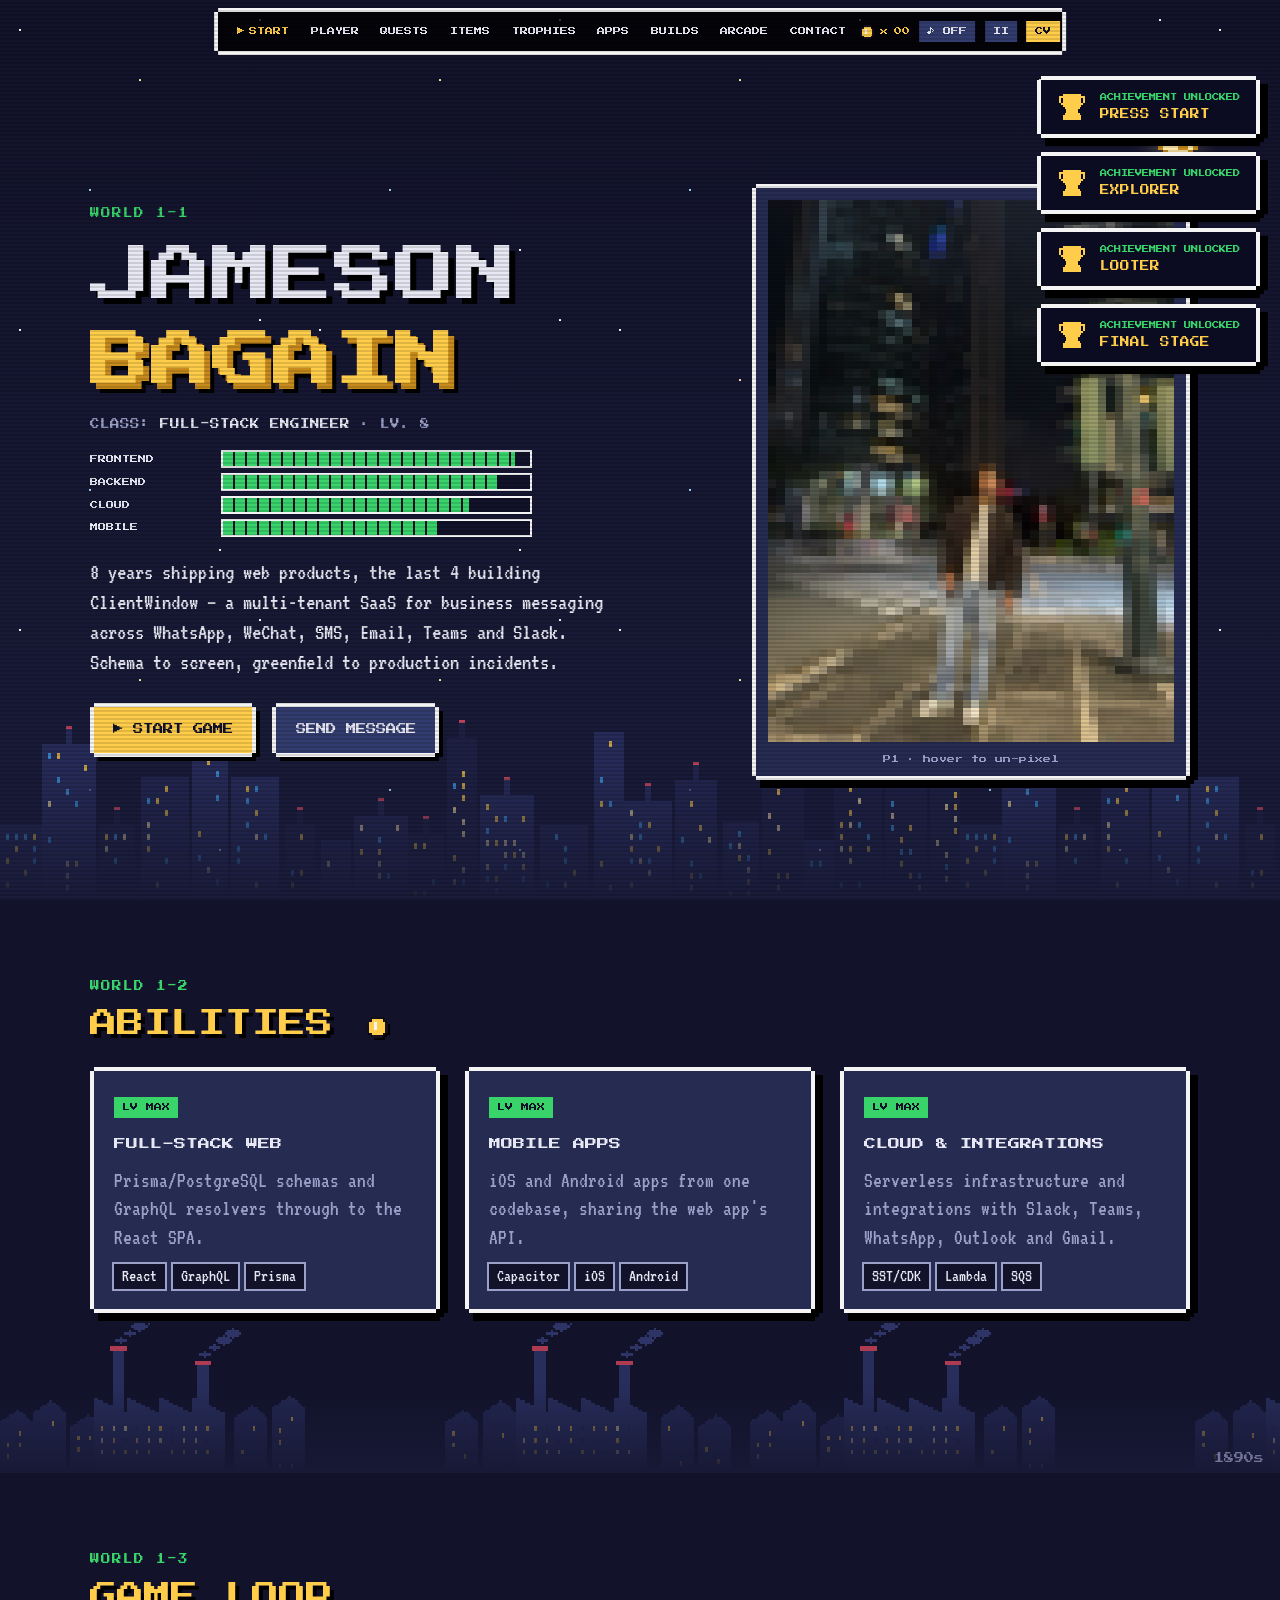
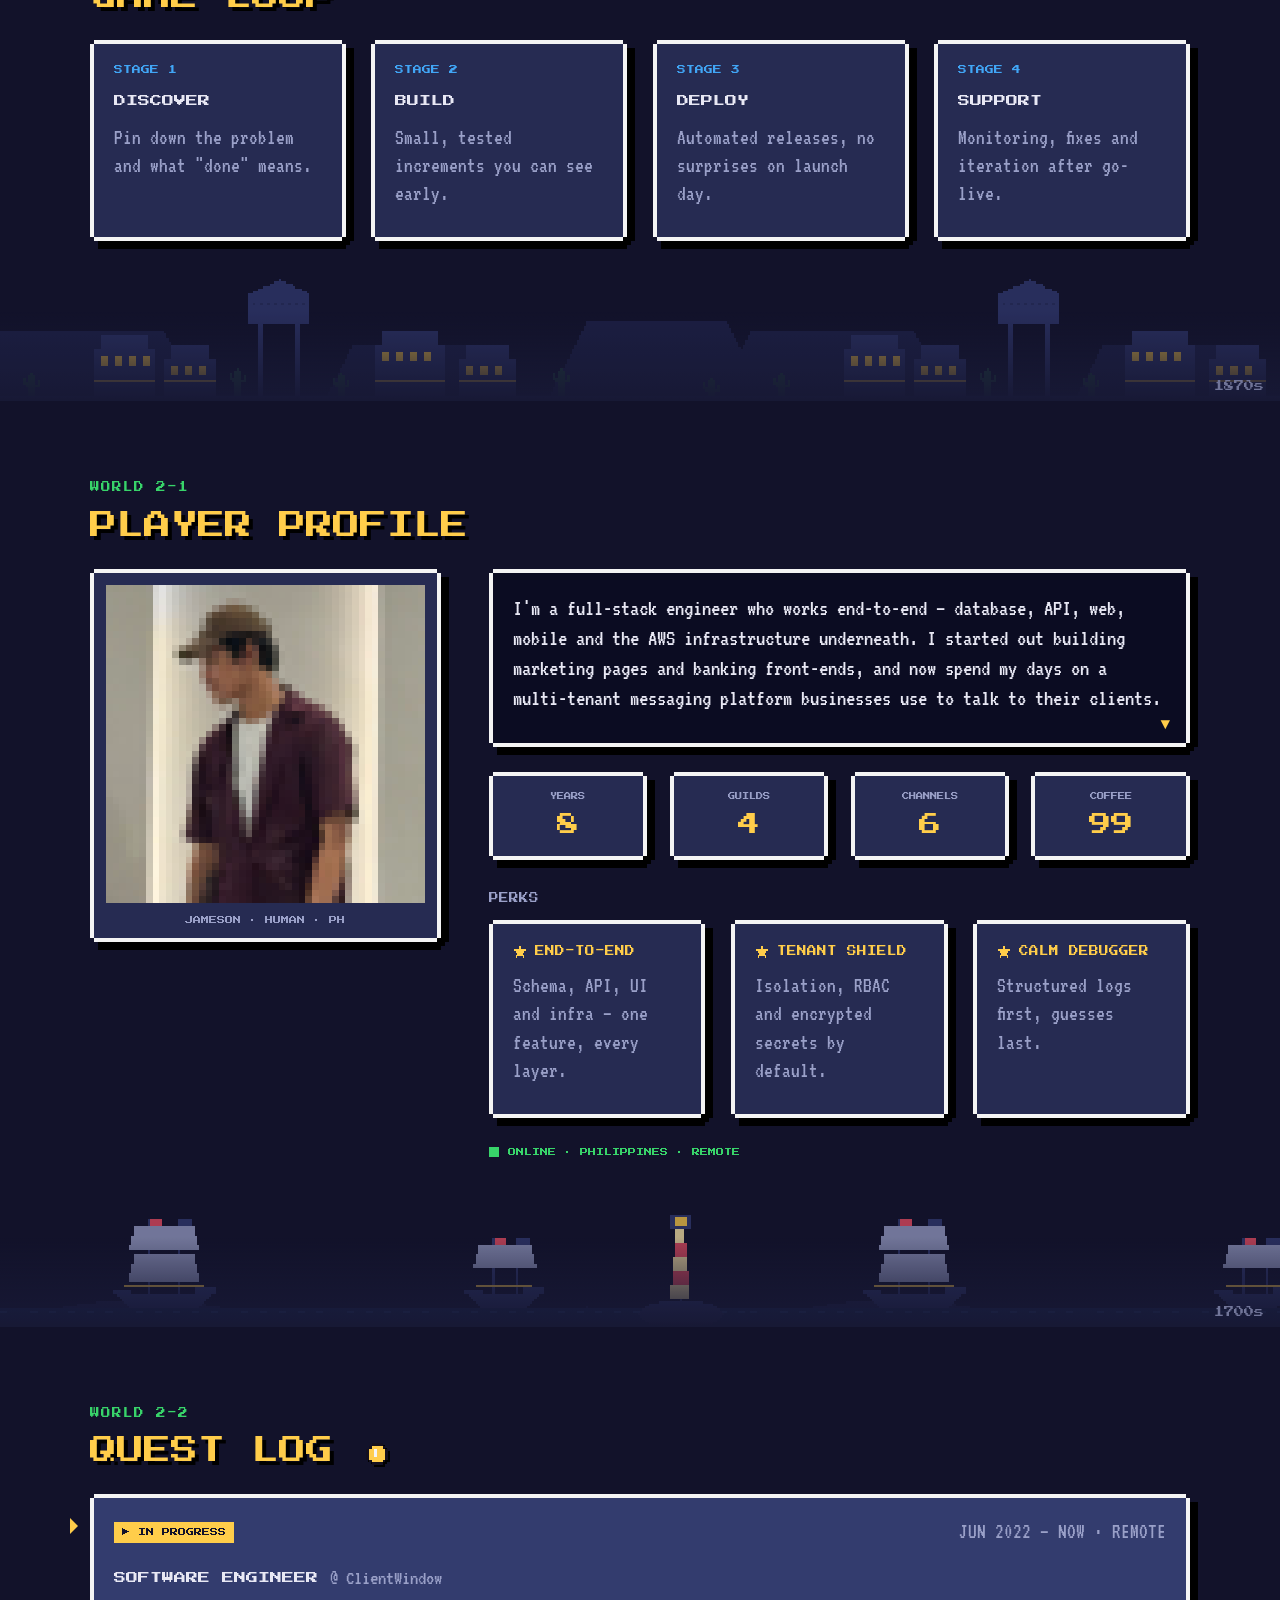
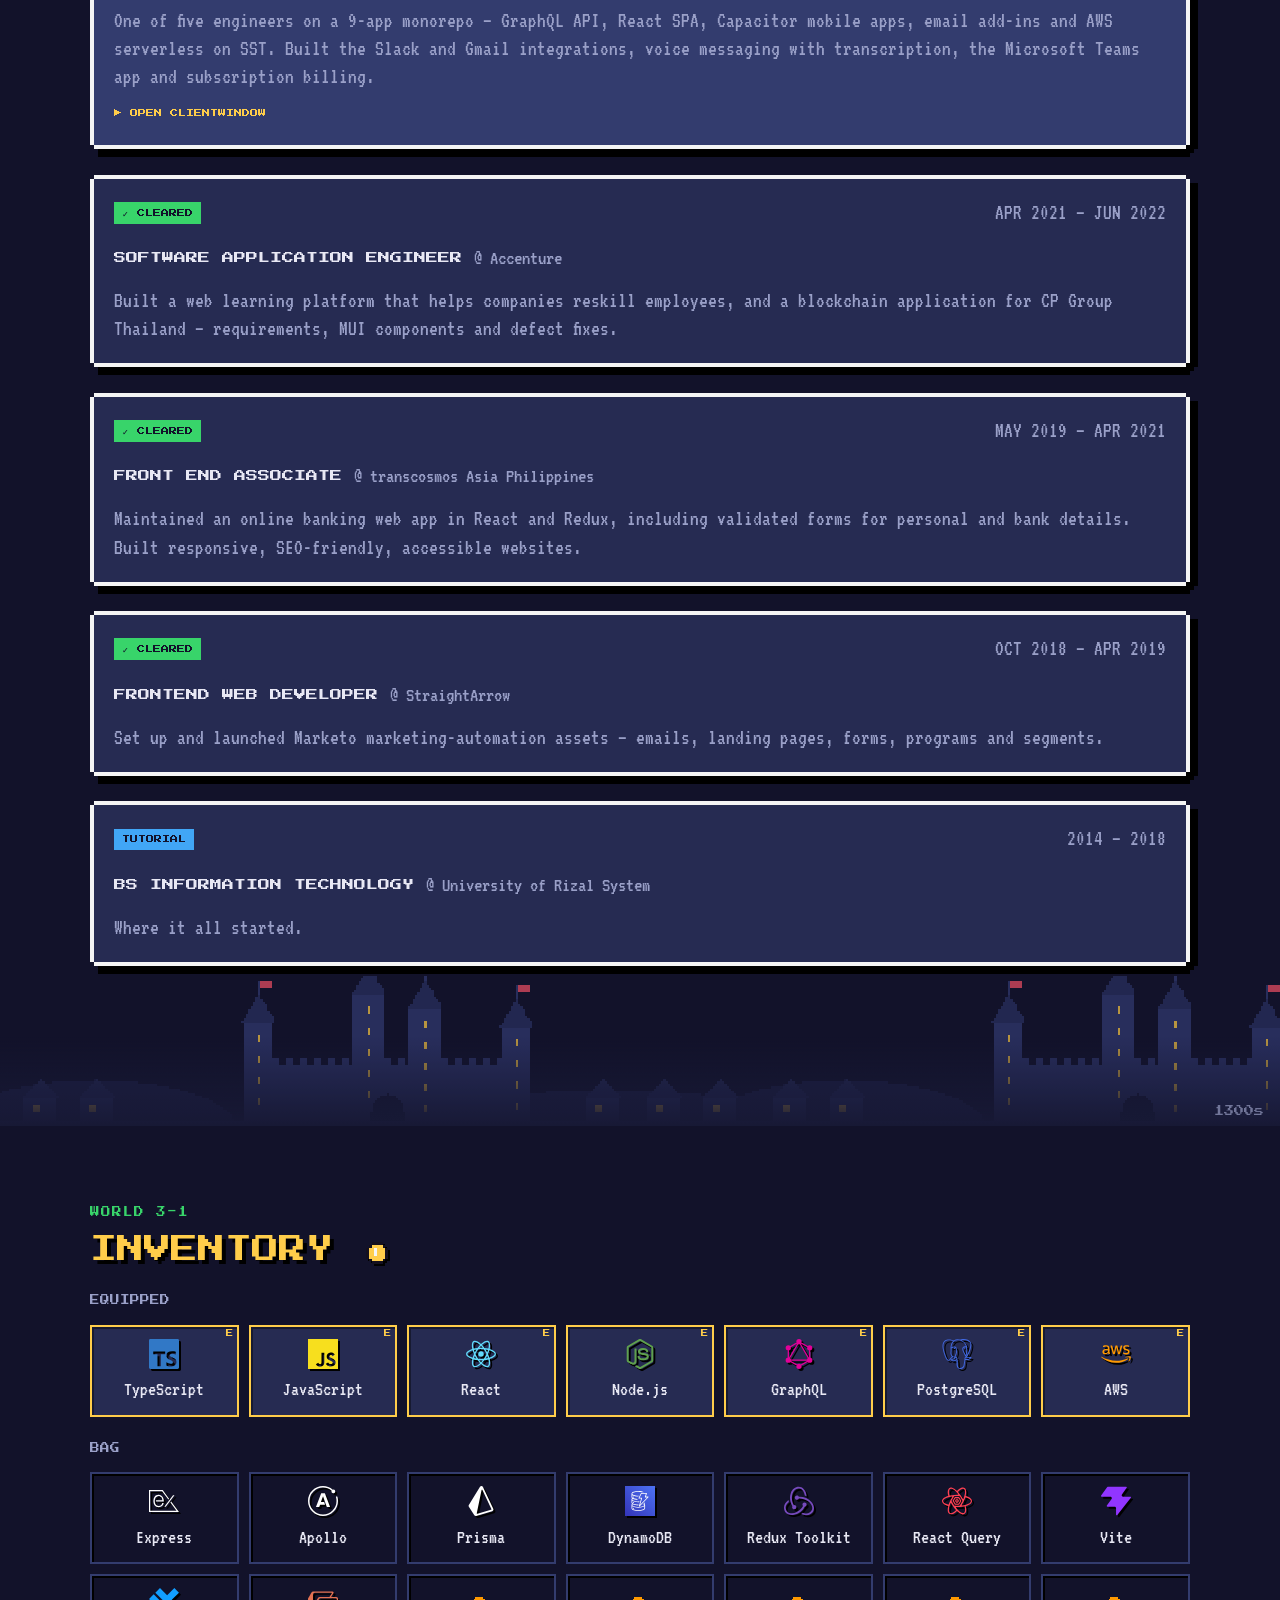
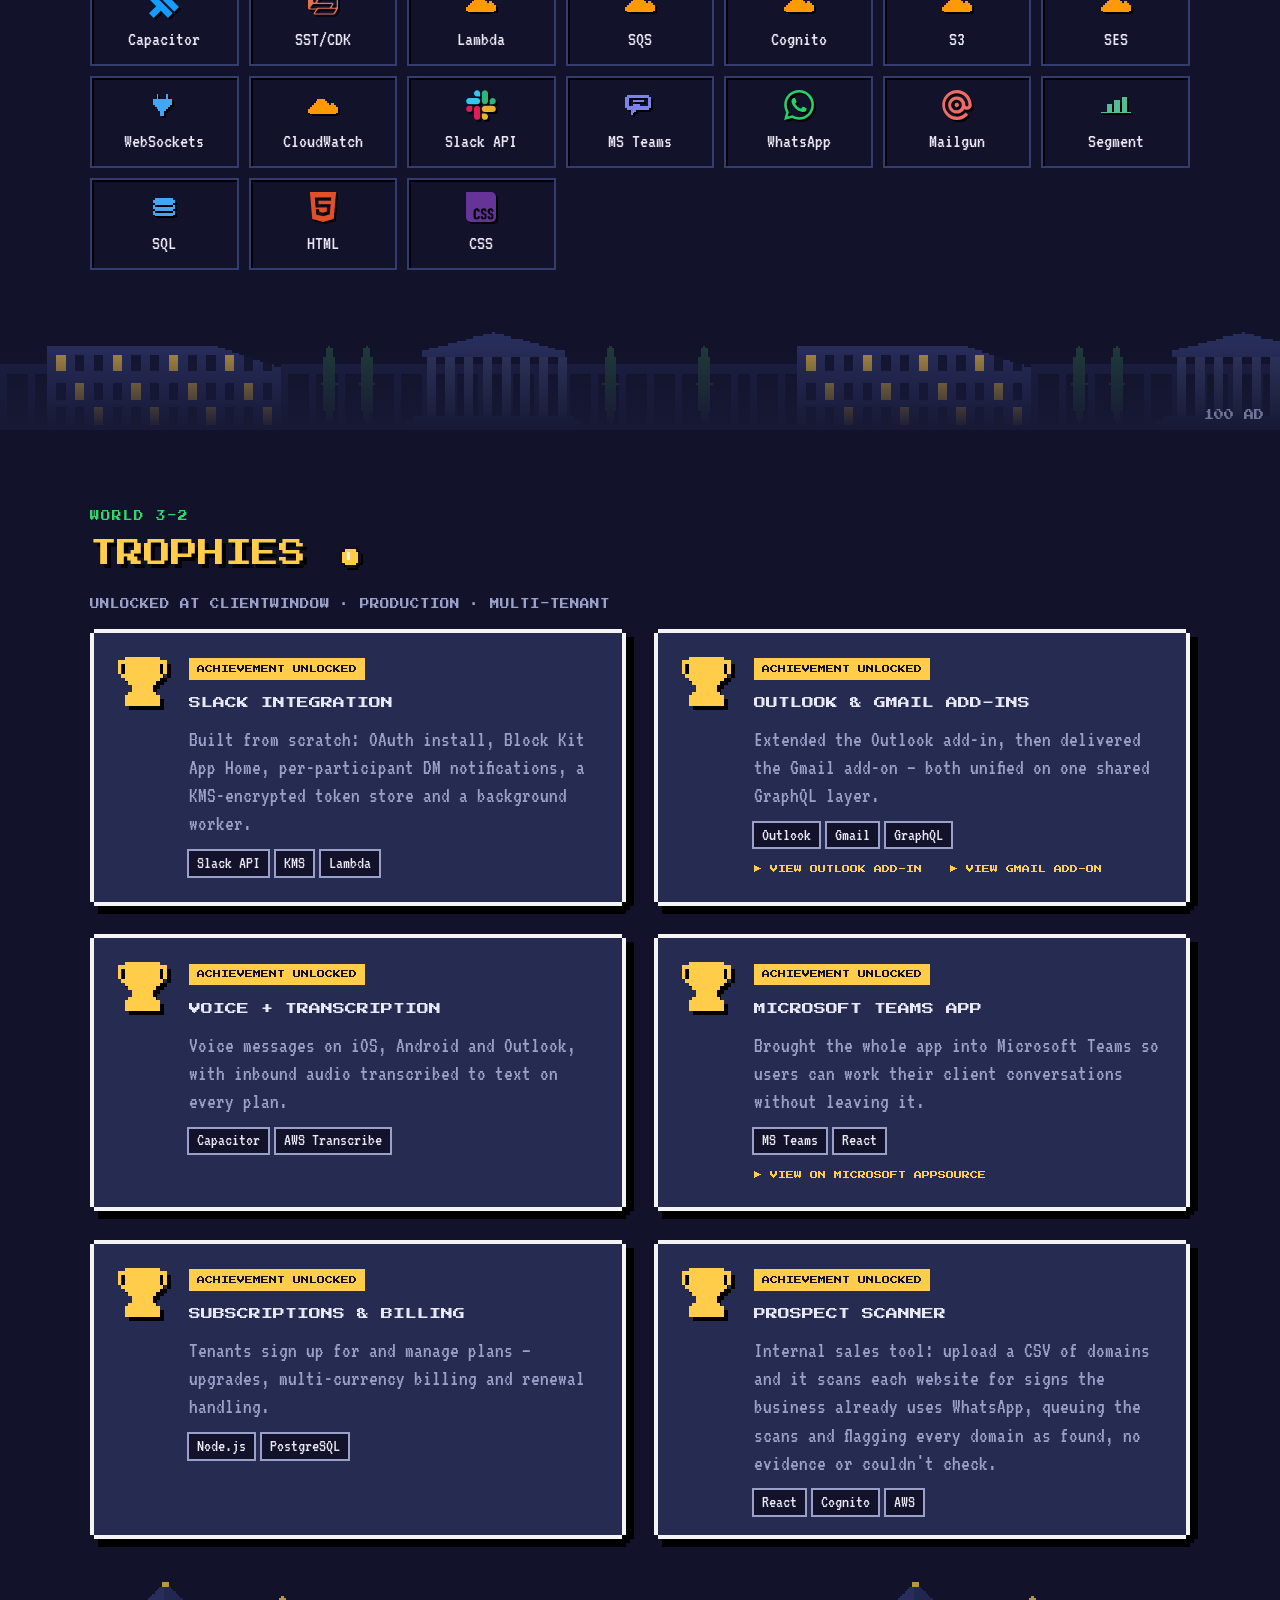
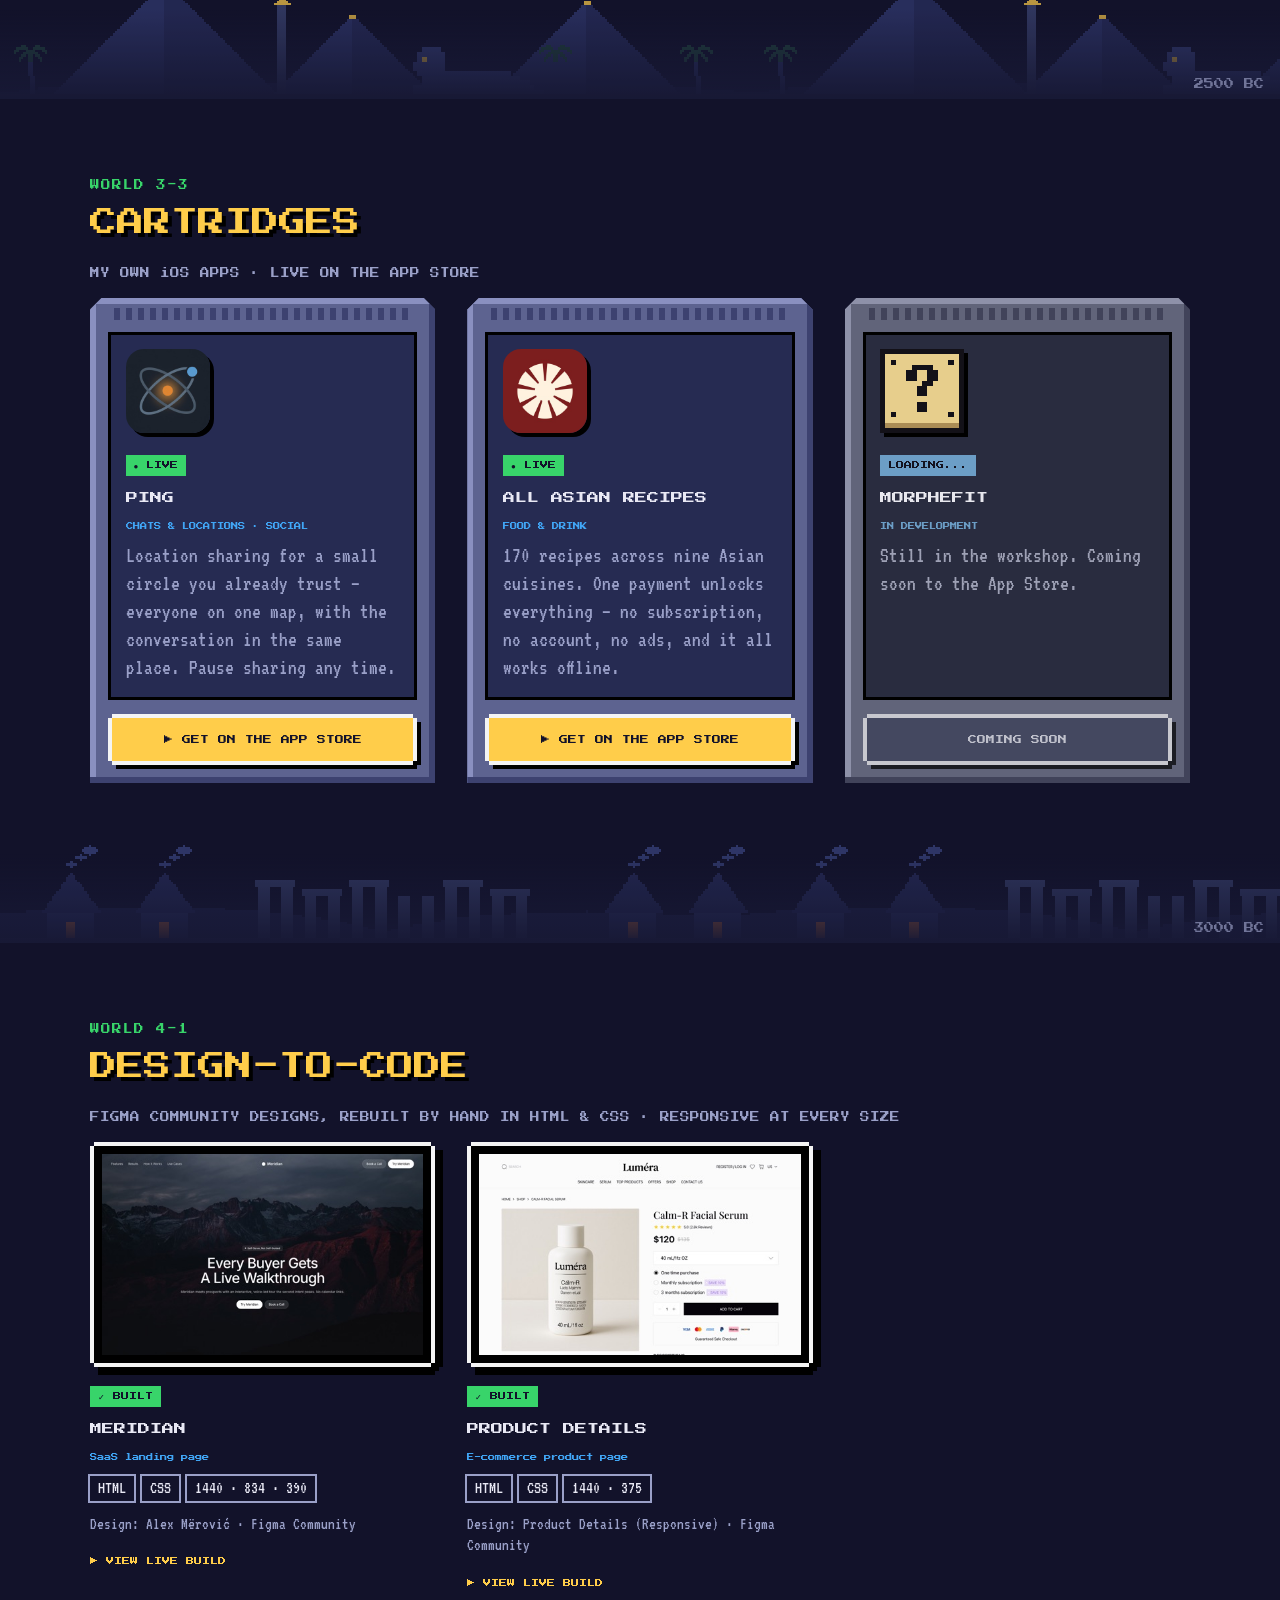
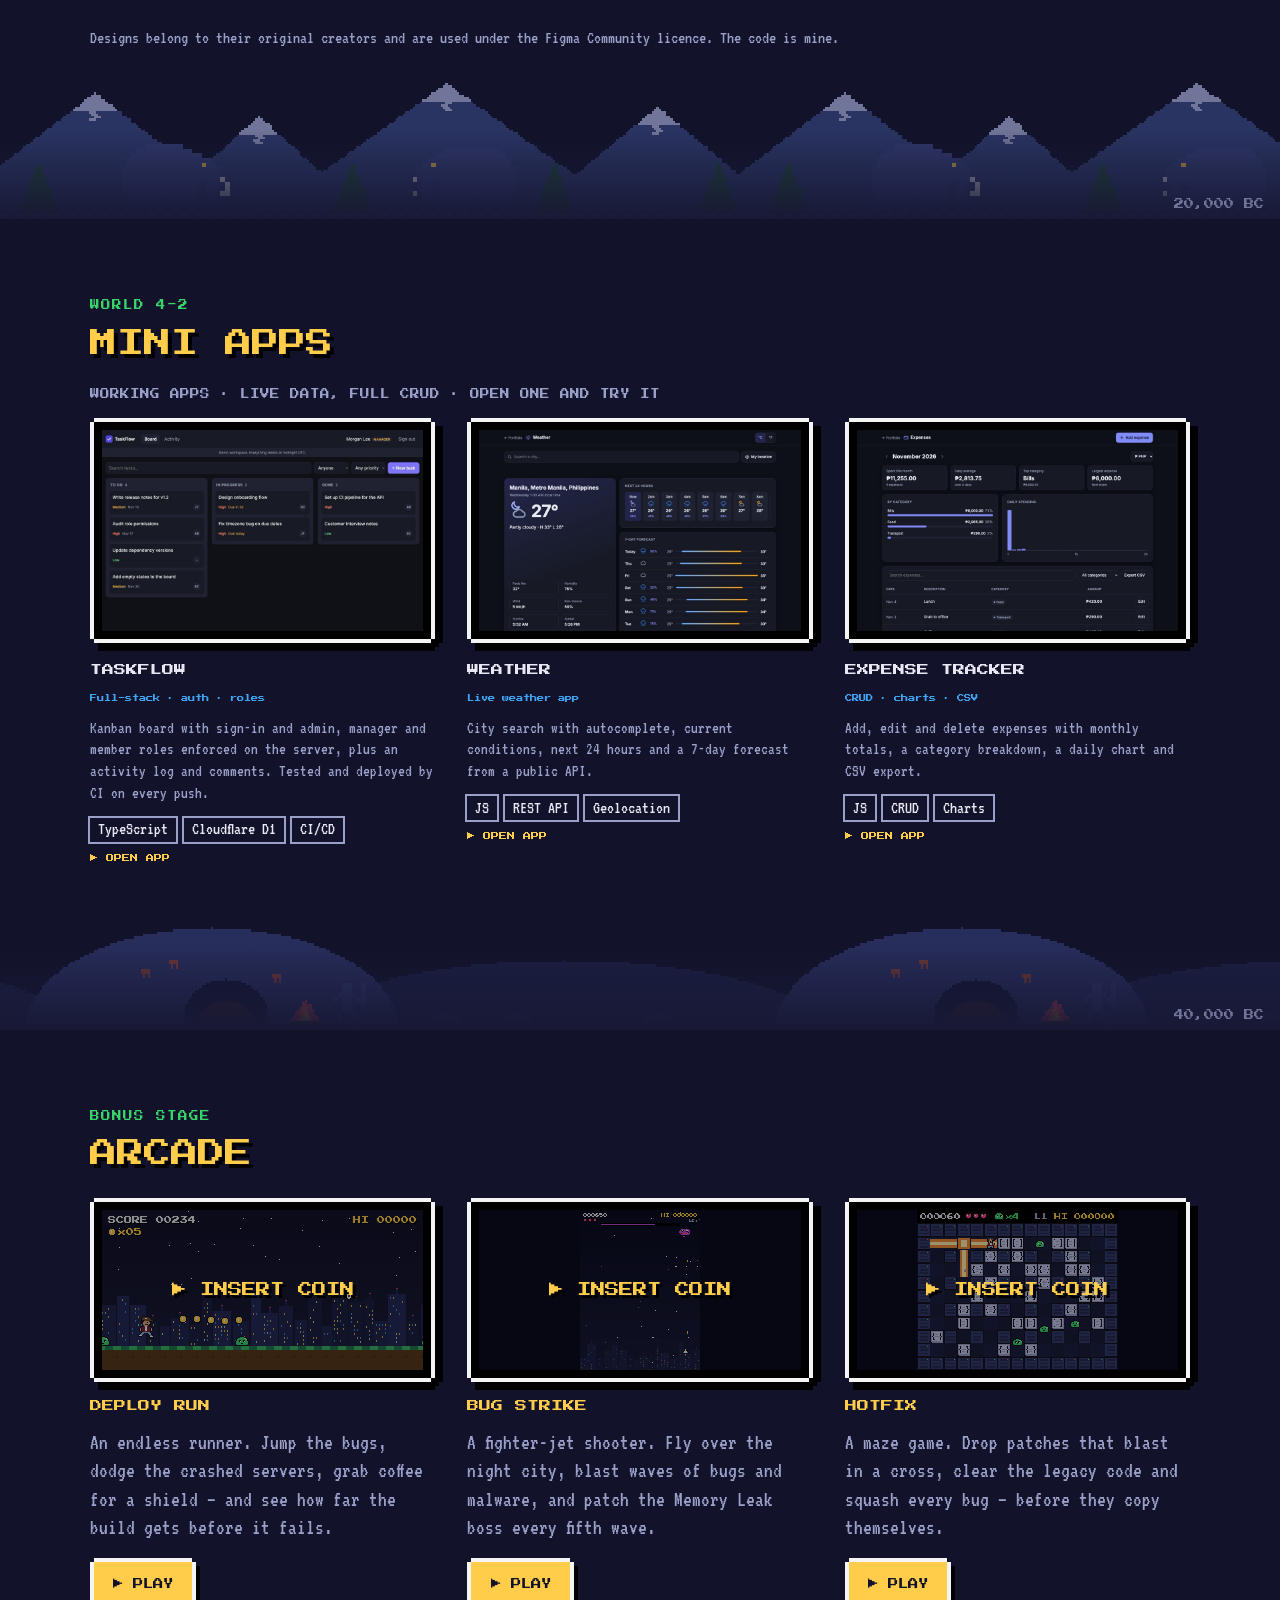
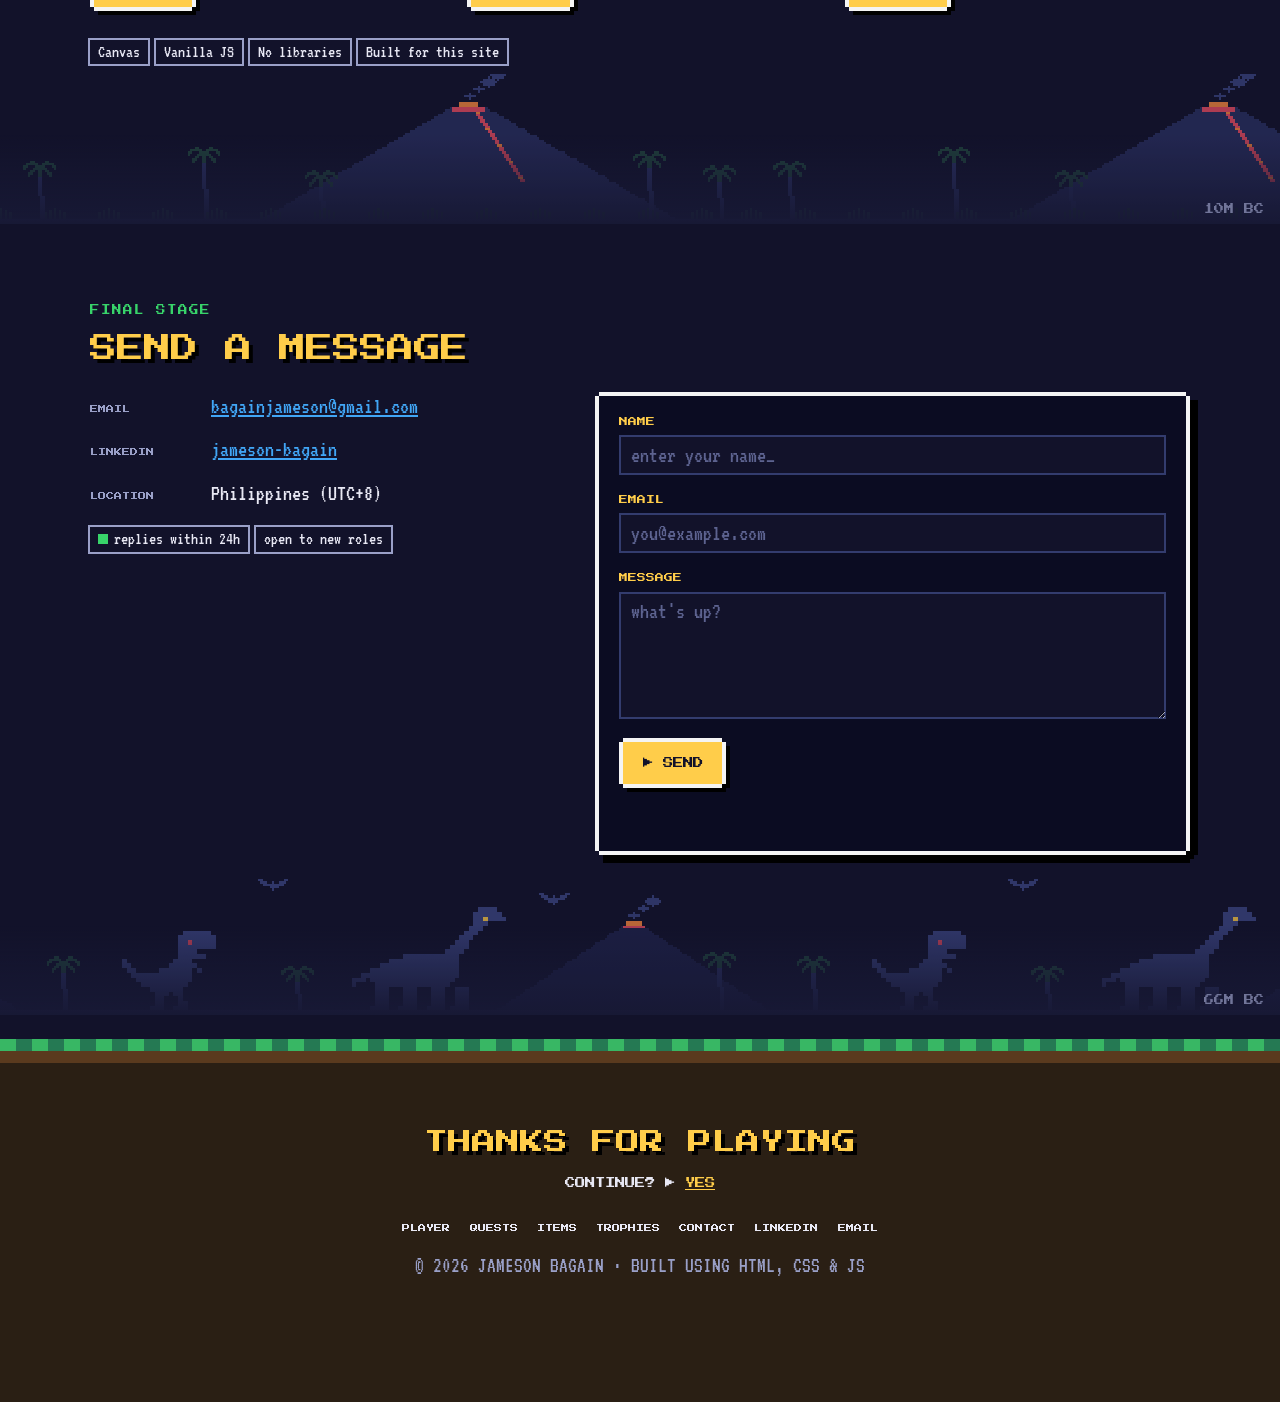
<file: index.html>
<!doctype html>
<html lang="en">
<head>
  <meta charset="utf-8" />
  <meta name="viewport" content="width=device-width, initial-scale=1" />
  <title>Jameson Bagain — Full-Stack Software Engineer</title>
  <meta name="description" content="Jameson Bagain — full-stack engineer building TypeScript, React, Node and AWS serverless products." />
  <link rel="icon" type="image/png" sizes="32x32" href="assets/icon-32.png" />
  <link rel="icon" type="image/png" sizes="180x180" href="assets/icon-circle-180.png" />
  <link rel="apple-touch-icon" href="assets/apple-touch-icon.png" />
  <link rel="preconnect" href="https://fonts.googleapis.com" />
  <link rel="preconnect" href="https://fonts.gstatic.com" crossorigin />
  <link href="https://fonts.googleapis.com/css2?family=Press+Start+2P&family=VT323&display=swap" rel="stylesheet" />
  <link rel="stylesheet" href="styles.css" />
  <!-- Title screen shows once per visit; skip it when coming back from a sub-page -->
  <script>try { if (sessionStorage.getItem("splash-seen")) document.documentElement.classList.add("splash-seen"); } catch {}</script>
  <!-- Umami analytics (cookieless) -->
  <script defer src="https://cloud.umami.is/script.js" data-website-id="95001d0a-5658-4602-acd8-d618714c005c" data-domains="jameson-hub.github.io"></script>
</head>
<body>
  <a class="skip-link" href="#main">skip to content</a>

  <!-- Reusable pixel icons -->
  <svg width="0" height="0" style="position:absolute" aria-hidden="true">
    <symbol id="i-trophy" viewBox="0 0 16 16" shape-rendering="crispEdges">
      <path fill="currentColor" d="M3 1h10v1h2v4h-1v1h-1v1h-1v1h-1v2h1v1h1v3H3v-3h1v-1h1V9H4V8H3V7H2V6H1V2h2zm0 2H2v3h1zm10 0v3h1V3z" />
    </symbol>
    <symbol id="i-heart" viewBox="0 0 8 7" shape-rendering="crispEdges">
      <path fill="currentColor" d="M1 0h2v1h2V0h2v1h1v3H7v1H6v1H5v1H3V6H2V5H1V4H0V1h1z" />
    </symbol>
    <symbol id="i-cloud" viewBox="0 0 16 12" shape-rendering="crispEdges"><path fill="currentColor" d="M5 3h4v1h-4zM4 4h6v1h-6zM3 5h8v1h-8zM12 5h2v1h-2zM2 6h13v1h-13zM1 7h15v1h-15zM0 8h16v1h-16zM0 9h16v1h-16zM1 10h14v1h-14z" /></symbol>
    <symbol id="i-plug" viewBox="0 0 16 12" shape-rendering="crispEdges"><path fill="currentColor" d="M4 0h1v1h-1zM9 0h1v1h-1zM4 1h1v1h-1zM9 1h1v1h-1zM4 2h1v1h-1zM9 2h1v1h-1zM2 3h10v1h-10zM2 4h10v1h-10zM2 5h10v1h-10zM3 6h8v1h-8zM4 7h6v1h-6zM5 8h4v1h-4zM6 9h2v1h-2zM6 10h2v1h-2zM6 11h2v1h-2z" /></symbol>
    <symbol id="i-db" viewBox="0 0 16 10" shape-rendering="crispEdges"><path fill="currentColor" d="M3 0h10v1h-10zM2 1h12v1h-12zM2 2h12v1h-12zM3 3h10v1h-10zM2 4h1v1h-1zM13 4h1v1h-1zM2 5h12v1h-12zM3 6h10v1h-10zM2 7h1v1h-1zM13 7h1v1h-1zM2 8h12v1h-12zM3 9h10v1h-10z" /></symbol>
    <symbol id="i-chat" viewBox="0 0 16 11" shape-rendering="crispEdges"><path fill="currentColor" d="M1 0h12v1h-12zM0 1h14v1h-14zM0 2h2v1h-2zM12 2h2v1h-2zM0 3h2v1h-2zM4 3h6v1h-6zM12 3h2v1h-2zM0 4h2v1h-2zM12 4h2v1h-2zM0 5h2v1h-2zM4 5h4v1h-4zM12 5h2v1h-2zM0 6h14v1h-14zM1 7h12v1h-12zM3 8h3v1h-3zM3 9h2v1h-2zM3 10h1v1h-1z" /></symbol>
    <symbol id="i-chart" viewBox="0 0 16 9" shape-rendering="crispEdges"><path fill="currentColor" d="M11 0h3v1h-3zM11 1h3v1h-3zM7 2h3v1h-3zM11 2h3v1h-3zM7 3h3v1h-3zM11 3h3v1h-3zM3 4h3v1h-3zM7 4h3v1h-3zM11 4h3v1h-3zM3 5h3v1h-3zM7 5h3v1h-3zM11 5h3v1h-3zM3 6h3v1h-3zM7 6h3v1h-3zM11 6h3v1h-3zM3 7h3v1h-3zM7 7h3v1h-3zM11 7h3v1h-3zM0 8h16v1h-16z" /></symbol>
    <symbol id="i-star" viewBox="0 0 7 7" shape-rendering="crispEdges">
      <path fill="currentColor" d="M3 0h1v2h3v1H6v1H5v1h1v2H5V6H2v1H1V5h1V4H1V3H0V2h3z" />
    </symbol>
  </svg>

  <!-- Title screen (click, key or wait to dismiss) -->
  <div class="splash" id="splash" aria-hidden="true">
    <div class="splash-inner">
      <p class="splash-title">JAMESON<br />BAGAIN</p>
      <p class="splash-sub">THE FULL-STACK QUEST</p>
      <p class="blink">PRESS START</p>
      <p class="splash-foot">© <span class="year"></span> · 1 PLAYER</p>
    </div>
  </div>

  <div class="crt" aria-hidden="true"></div>
  <img class="companion" id="companion" src="assets/sprites/player.svg" alt="" aria-hidden="true" />

  <!-- HUD / nav -->
  <header class="hud">
    <div class="hud-player">
      <span class="hud-1up">1UP</span>
      <span class="hearts" aria-label="3 lives"><svg><use href="#i-heart" /></svg><svg><use href="#i-heart" /></svg><svg><use href="#i-heart" /></svg></span>
    </div>
    <nav class="hud-nav" aria-label="Primary">
      <a href="#home">START</a>
      <a href="#about">PLAYER</a>
      <a href="#experience">QUESTS</a>
      <a href="#skills">ITEMS</a>
      <a href="#work">TROPHIES</a>
      <a href="#apps">APPS</a>
      <a href="#builds">BUILDS</a>
      <a href="#arcade">ARCADE</a>
      <a href="#contact">CONTACT</a>
    </nav>
    <div class="hud-coins" title="Coins collected"><img src="assets/sprites/coin.svg" alt="" /> x<span id="coins">00</span></div>
    <button class="hud-btn" id="sound-btn" type="button" aria-pressed="false" title="Sound">♪ OFF</button>
    <button class="hud-btn" id="pause-btn" type="button" title="Pause menu (Esc)">II</button>
    <a class="hud-cv" href="cv.pdf" target="_blank" rel="noopener" data-umami-event="cv-open">CV</a>
  </header>
  <!-- Mobile nav -->
  <nav class="pad" aria-label="Primary mobile">
    <a href="#home">START</a>
    <a href="#about">PLAYER</a>
    <a href="#work">TROPHIES</a>
    <a href="#contact">CONTACT</a>
    <button type="button" id="pause-btn-m" aria-label="Pause menu">II</button>
  </nav>

  <div class="toasts" id="toasts" aria-live="polite"></div>

  <!-- Pause menu -->
  <div class="pause" id="pause" hidden>
    <div class="pause-box px-box" role="dialog" aria-modal="true" aria-labelledby="pause-title">
      <p class="pause-title" id="pause-title">PAUSED</p>
      <nav class="pause-menu">
        <button type="button" data-resume>▶ RESUME</button>
        <a href="#about">PLAYER PROFILE</a>
        <a href="#experience">QUEST LOG</a>
        <a href="#work">TROPHIES</a>
        <a href="#apps">MY APPS</a>
        <a href="#builds">DESIGN-TO-CODE</a>
        <a href="game.html">▶ PLAY DEPLOY RUN</a>
        <a href="jet.html">▶ PLAY BUG STRIKE</a>
        <a href="hotfix.html">▶ PLAY HOTFIX</a>
        <a href="cv.pdf" target="_blank" rel="noopener" data-umami-event="cv-open">VIEW CV</a>
        <button type="button" id="sound-btn-p">SOUND: OFF</button>
      </nav>
      <p class="sub">ACHIEVEMENTS <span id="ach-count">0/0</span></p>
      <ul class="ach-list" id="ach-list"></ul>
      <p class="muted pause-hint">ESC TO RESUME</p>
    </div>
  </div>

  <main id="main">
    <!-- HERO -->
    <section id="home" class="hero">
      <img class="moon" src="assets/sprites/moon.svg" alt="" aria-hidden="true" />
      <div class="skyline" aria-hidden="true"></div>
      <div class="wrap hero-grid">
        <div>
          <p class="stage">WORLD 1-1</p>
          <h1>JAMESON<br /><span class="gold">BAGAIN</span></h1>
          <p class="class-line">CLASS: <b>FULL-STACK ENGINEER</b> · LV. 8</p>
          <div class="bars">
            <div class="bar"><span>FRONTEND</span><i style="--v:95%"></i></div>
            <div class="bar"><span>BACKEND</span><i style="--v:90%"></i></div>
            <div class="bar"><span>CLOUD</span><i style="--v:80%"></i></div>
            <div class="bar"><span>MOBILE</span><i style="--v:70%"></i></div>
          </div>
          <p class="lead">
            8 years shipping web products, the last 4 building ClientWindow — a multi-tenant SaaS for business
            messaging across WhatsApp, WeChat, SMS, Email, Teams and Slack. Schema to screen, greenfield to production incidents.
          </p>
          <div class="cta">
            <a class="btn btn-gold" href="#work">▶ START GAME</a>
            <a class="btn" href="#contact">SEND MESSAGE</a>
          </div>
        </div>
        <figure class="portrait px-box">
          <img class="pixelated" src="assets/portrait-pixel.png" alt="" />
          <img class="real" src="assets/portrait.jpg" alt="Jameson Bagain standing on a city street at night" />
          <figcaption>P1 · hover to un-pixel</figcaption>
        </figure>
      </div>
    </section>

    <!-- ABILITIES -->
    <section class="section">
      <div class="era era-industrial" data-era="1890s" aria-hidden="true"></div>
      <img class="sprite sprite-slime r" src="assets/sprites/slime.svg" alt="" aria-hidden="true" style="top:40%" />
      <div class="wrap">
        <p class="stage">WORLD 1-2</p>
        <h2>ABILITIES <button class="pickup" type="button" aria-label="Collect coin"><img src="assets/sprites/coin.svg" alt="" /></button></h2>
        <div class="grid-3">
          <article class="px-box ability">
            <header><span class="tag tag-green">LV MAX</span></header>
            <h3>FULL-STACK WEB</h3>
            <p>Prisma/PostgreSQL schemas and GraphQL resolvers through to the React SPA.</p>
            <div class="chips"><span class="chip">React</span><span class="chip">GraphQL</span><span class="chip">Prisma</span></div>
          </article>
          <article class="px-box ability">
            <header><span class="tag tag-green">LV MAX</span></header>
            <h3>MOBILE APPS</h3>
            <p>iOS and Android apps from one codebase, sharing the web app's API.</p>
            <div class="chips"><span class="chip">Capacitor</span><span class="chip">iOS</span><span class="chip">Android</span></div>
          </article>
          <article class="px-box ability">
            <header><span class="tag tag-green">LV MAX</span></header>
            <h3>CLOUD &amp; INTEGRATIONS</h3>
            <p>Serverless infrastructure and integrations with Slack, Teams, WhatsApp, Outlook and Gmail.</p>
            <div class="chips"><span class="chip">SST/CDK</span><span class="chip">Lambda</span><span class="chip">SQS</span></div>
          </article>
        </div>
      </div>
    </section>

    <!-- GAME LOOP -->
    <section class="section">
      <div class="era era-west" data-era="1870s" aria-hidden="true"></div>
      <img class="sprite sprite-robot l" src="assets/sprites/robot.svg" alt="" aria-hidden="true" style="top:25%" />
      <div class="wrap">
        <p class="stage">WORLD 1-3</p>
        <h2>GAME LOOP</h2>
        <ol class="steps">
          <li class="px-box"><span class="step-n">STAGE 1</span><h3>DISCOVER</h3><p>Pin down the problem and what "done" means.</p></li>
          <li class="px-box"><span class="step-n">STAGE 2</span><h3>BUILD</h3><p>Small, tested increments you can see early.</p></li>
          <li class="px-box"><span class="step-n">STAGE 3</span><h3>DEPLOY</h3><p>Automated releases, no surprises on launch day.</p></li>
          <li class="px-box"><span class="step-n">STAGE 4</span><h3>SUPPORT</h3><p>Monitoring, fixes and iteration after go-live.</p></li>
        </ol>
      </div>
    </section>

    <!-- PLAYER -->
    <section id="about" class="section">
      <div class="era era-pirates" data-era="1700s" aria-hidden="true"></div>
      <img class="sprite sprite-coin r" src="assets/sprites/coin.svg" alt="" aria-hidden="true" style="top:18%;--d:0s;--x:0px" /><img class="sprite sprite-coin r" src="assets/sprites/coin.svg" alt="" aria-hidden="true" style="top:30%;--d:0.3s;--x:30px" /><img class="sprite sprite-coin r" src="assets/sprites/coin.svg" alt="" aria-hidden="true" style="top:42%;--d:0.6s;--x:-10px" />
      <div class="wrap">
        <p class="stage">WORLD 2-1</p>
        <h2>PLAYER PROFILE</h2>
        <div class="about-grid">
          <figure class="portrait about-photo px-box">
            <img class="pixelated" src="assets/portrait-close-pixel.png" alt="" />
            <img class="real" src="assets/portrait-close.jpg" alt="Jameson Bagain in a cap and maroon shirt" />
            <figcaption>JAMESON · HUMAN · PH</figcaption>
          </figure>
          <div>
            <div class="dialog px-box">
              <p>
                I'm a full-stack engineer who works end-to-end — database, API, web, mobile and the AWS
                infrastructure underneath. I started out building marketing pages and banking front-ends,
                and now spend my days on a multi-tenant messaging platform businesses use to talk to their clients.
              </p>
              <span class="dialog-next" aria-hidden="true">▼</span>
            </div>
            <dl class="stats">
              <div class="px-box"><dt>YEARS</dt><dd data-count="8">0</dd></div>
              <div class="px-box"><dt>GUILDS</dt><dd data-count="4">0</dd></div>
              <div class="px-box"><dt>CHANNELS</dt><dd data-count="6">0</dd></div>
              <div class="px-box"><dt>COFFEE</dt><dd>99</dd></div>
            </dl>
            <p class="perks-title">PERKS</p>
            <div class="grid-3 perks">
              <div class="px-box"><h3><svg class="ico"><use href="#i-star" /></svg> END-TO-END</h3><p>Schema, API, UI and infra — one feature, every layer.</p></div>
              <div class="px-box"><h3><svg class="ico"><use href="#i-star" /></svg> TENANT SHIELD</h3><p>Isolation, RBAC and encrypted secrets by default.</p></div>
              <div class="px-box"><h3><svg class="ico"><use href="#i-star" /></svg> CALM DEBUGGER</h3><p>Structured logs first, guesses last.</p></div>
            </div>
            <p class="status"><span class="dot"></span> ONLINE · PHILIPPINES · REMOTE</p>
          </div>
        </div>
      </div>
    </section>

    <!-- QUEST LOG -->
    <section id="experience" class="section">
      <div class="era era-medieval" data-era="1300s" aria-hidden="true"></div>
      <img class="sprite sprite-ghost l" src="assets/sprites/ghost.svg" alt="" aria-hidden="true" style="top:20%" /><img class="sprite sprite-ghost r" src="assets/sprites/ghost.svg" alt="" aria-hidden="true" style="top:65%" data-delay="1"/>
      <div class="wrap">
        <p class="stage">WORLD 2-2</p>
        <h2>QUEST LOG <button class="pickup" type="button" aria-label="Collect coin"><img src="assets/sprites/coin.svg" alt="" /></button></h2>
        <ol class="quests">
          <li class="px-box quest quest-active">
            <div class="quest-head"><span class="tag tag-gold">▶ IN PROGRESS</span><span class="muted">JUN 2022 — NOW · REMOTE</span></div>
            <h3>SOFTWARE ENGINEER <span class="muted">@ ClientWindow</span></h3>
            <p>One of five engineers on a 9-app monorepo — GraphQL API, React SPA, Capacitor mobile apps, email add-ins and AWS serverless on SST. Built the Slack and Gmail integrations, voice messaging with transcription, the Microsoft Teams app and subscription billing.</p>
            <a class="trophy-link" href="https://app.clientwindow.com/" target="_blank" rel="noopener" data-umami-event="trophy-link" data-umami-event-target="clientwindow">▶ OPEN CLIENTWINDOW</a>
          </li>
          <li class="px-box quest">
            <div class="quest-head"><span class="tag tag-green">✓ CLEARED</span><span class="muted">APR 2021 — JUN 2022</span></div>
            <h3>SOFTWARE APPLICATION ENGINEER <span class="muted">@ Accenture</span></h3>
            <p>Built a web learning platform that helps companies reskill employees, and a blockchain application for CP Group Thailand — requirements, MUI components and defect fixes.</p>
          </li>
          <li class="px-box quest">
            <div class="quest-head"><span class="tag tag-green">✓ CLEARED</span><span class="muted">MAY 2019 — APR 2021</span></div>
            <h3>FRONT END ASSOCIATE <span class="muted">@ transcosmos Asia Philippines</span></h3>
            <p>Maintained an online banking web app in React and Redux, including validated forms for personal and bank details. Built responsive, SEO-friendly, accessible websites.</p>
          </li>
          <li class="px-box quest">
            <div class="quest-head"><span class="tag tag-green">✓ CLEARED</span><span class="muted">OCT 2018 — APR 2019</span></div>
            <h3>FRONTEND WEB DEVELOPER <span class="muted">@ StraightArrow</span></h3>
            <p>Set up and launched Marketo marketing-automation assets — emails, landing pages, forms, programs and segments.</p>
          </li>
          <li class="px-box quest">
            <div class="quest-head"><span class="tag tag-blue">TUTORIAL</span><span class="muted">2014 — 2018</span></div>
            <h3>BS INFORMATION TECHNOLOGY <span class="muted">@ University of Rizal System</span></h3>
            <p>Where it all started.</p>
          </li>
        </ol>
      </div>
    </section>

    <!-- INVENTORY -->
    <section id="skills" class="section">
      <div class="era era-rome" data-era="100 AD" aria-hidden="true"></div>
      <img class="sprite sprite-chest r" src="assets/sprites/chest.svg" alt="" aria-hidden="true" style="top:45%" />
      <div class="wrap">
        <p class="stage">WORLD 3-1</p>
        <h2>INVENTORY <button class="pickup" type="button" aria-label="Collect coin"><img src="assets/sprites/coin.svg" alt="" /></button></h2>
        <p class="sub">EQUIPPED</p>
        <div class="slots slots-equipped">
          <span class="slot"><img src="assets/skills/typescript.svg" alt="" loading="lazy" /><span>TypeScript</span></span><span class="slot"><img src="assets/skills/javascript.svg" alt="" loading="lazy" /><span>JavaScript</span></span><span class="slot"><img src="assets/skills/react.svg" alt="" loading="lazy" /><span>React</span></span><span class="slot"><img src="assets/skills/nodedotjs.svg" alt="" loading="lazy" /><span>Node.js</span></span>
          <span class="slot"><img src="assets/skills/graphql.svg" alt="" loading="lazy" /><span>GraphQL</span></span><span class="slot"><img src="assets/skills/postgresql.svg" alt="" loading="lazy" /><span>PostgreSQL</span></span><span class="slot"><img src="assets/skills/aws.svg" alt="" loading="lazy" /><span>AWS</span></span>
        </div>
        <p class="sub">BAG</p>
        <div class="slots">
          <span class="slot"><img src="assets/skills/express.svg" alt="" loading="lazy" /><span>Express</span></span><span class="slot"><img src="assets/skills/apollographql.svg" alt="" loading="lazy" /><span>Apollo</span></span><span class="slot"><img src="assets/skills/prisma.svg" alt="" loading="lazy" /><span>Prisma</span></span><span class="slot"><img src="assets/skills/dynamodb.svg" alt="" loading="lazy" /><span>DynamoDB</span></span>
          <span class="slot"><img src="assets/skills/redux.svg" alt="" loading="lazy" /><span>Redux Toolkit</span></span><span class="slot"><img src="assets/skills/reactquery.svg" alt="" loading="lazy" /><span>React Query</span></span><span class="slot"><img src="assets/skills/vite.svg" alt="" loading="lazy" /><span>Vite</span></span><span class="slot"><img src="assets/skills/capacitor.svg" alt="" loading="lazy" /><span>Capacitor</span></span>
          <span class="slot"><img src="assets/skills/sst.svg" alt="" loading="lazy" /><span>SST/CDK</span></span><span class="slot"><svg class="pix-ico" style="color:#ff9900"><use href="#i-cloud" /></svg><span>Lambda</span></span><span class="slot"><svg class="pix-ico" style="color:#ff9900"><use href="#i-cloud" /></svg><span>SQS</span></span><span class="slot"><svg class="pix-ico" style="color:#ff9900"><use href="#i-cloud" /></svg><span>Cognito</span></span>
          <span class="slot"><svg class="pix-ico" style="color:#ff9900"><use href="#i-cloud" /></svg><span>S3</span></span><span class="slot"><svg class="pix-ico" style="color:#ff9900"><use href="#i-cloud" /></svg><span>SES</span></span><span class="slot"><svg class="pix-ico" style="color:#41a6f6"><use href="#i-plug" /></svg><span>WebSockets</span></span><span class="slot"><svg class="pix-ico" style="color:#ff9900"><use href="#i-cloud" /></svg><span>CloudWatch</span></span>
          <span class="slot"><img src="assets/skills/slack.svg" alt="" loading="lazy" /><span>Slack API</span></span><span class="slot"><svg class="pix-ico" style="color:#7b83eb"><use href="#i-chat" /></svg><span>MS Teams</span></span><span class="slot"><img src="assets/skills/whatsapp.svg" alt="" loading="lazy" /><span>WhatsApp</span></span><span class="slot"><img src="assets/skills/mailgun.svg" alt="" loading="lazy" /><span>Mailgun</span></span>
          <span class="slot"><svg class="pix-ico" style="color:#52bd94"><use href="#i-chart" /></svg><span>Segment</span></span><span class="slot"><svg class="pix-ico" style="color:#41a6f6"><use href="#i-db" /></svg><span>SQL</span></span><span class="slot"><img src="assets/skills/html5.svg" alt="" loading="lazy" /><span>HTML</span></span><span class="slot"><img src="assets/skills/css.svg" alt="" loading="lazy" /><span>CSS</span></span>
        </div>
      </div>
    </section>

    <!-- TROPHIES -->
    <section id="work" class="section">
      <div class="era era-egypt" data-era="2500 BC" aria-hidden="true"></div>
      <img class="sprite sprite-coin l" src="assets/sprites/coin.svg" alt="" aria-hidden="true" style="top:18%;--d:0s;--x:0px" /><img class="sprite sprite-coin l" src="assets/sprites/coin.svg" alt="" aria-hidden="true" style="top:30%;--d:0.3s;--x:30px" /><img class="sprite sprite-coin l" src="assets/sprites/coin.svg" alt="" aria-hidden="true" style="top:42%;--d:0.6s;--x:-10px" />
      <div class="wrap">
        <p class="stage">WORLD 3-2</p>
        <h2>TROPHIES <button class="pickup" type="button" aria-label="Collect coin"><img src="assets/sprites/coin.svg" alt="" /></button></h2>
        <p class="sub">UNLOCKED AT CLIENTWINDOW · PRODUCTION · MULTI-TENANT</p>
        <div class="trophies">
          <article class="px-box trophy">
            <svg class="trophy-ico"><use href="#i-trophy" /></svg>
            <div>
              <p class="tag tag-gold">ACHIEVEMENT UNLOCKED</p>
              <h3>SLACK INTEGRATION</h3>
              <p>Built from scratch: OAuth install, Block Kit App Home, per-participant DM notifications, a KMS-encrypted token store and a background worker.</p>
              <div class="chips"><span class="chip">Slack API</span><span class="chip">KMS</span><span class="chip">Lambda</span></div>
            </div>
          </article>
          <article class="px-box trophy">
            <svg class="trophy-ico"><use href="#i-trophy" /></svg>
            <div>
              <p class="tag tag-gold">ACHIEVEMENT UNLOCKED</p>
              <h3>OUTLOOK &amp; GMAIL ADD-INS</h3>
              <p>Extended the Outlook add-in, then delivered the Gmail add-on — both unified on one shared GraphQL layer.</p>
              <div class="chips"><span class="chip">Outlook</span><span class="chip">Gmail</span><span class="chip">GraphQL</span></div>
              <a class="trophy-link" href="https://appsource.microsoft.com/en-us/product/office/wa200008280" target="_blank" rel="noopener" data-umami-event="trophy-link" data-umami-event-target="outlook">▶ VIEW OUTLOOK ADD-IN</a>
              <a class="trophy-link" href="https://workspace.google.com/marketplace/app/clientwindow_for_gmail/597916747451" target="_blank" rel="noopener" data-umami-event="trophy-link" data-umami-event-target="gmail">▶ VIEW GMAIL ADD-ON</a>
            </div>
          </article>
          <article class="px-box trophy">
            <svg class="trophy-ico"><use href="#i-trophy" /></svg>
            <div>
              <p class="tag tag-gold">ACHIEVEMENT UNLOCKED</p>
              <h3>VOICE + TRANSCRIPTION</h3>
              <p>Voice messages on iOS, Android and Outlook, with inbound audio transcribed to text on every plan.</p>
              <div class="chips"><span class="chip">Capacitor</span><span class="chip">AWS Transcribe</span></div>
            </div>
          </article>
          <article class="px-box trophy">
            <svg class="trophy-ico"><use href="#i-trophy" /></svg>
            <div>
              <p class="tag tag-gold">ACHIEVEMENT UNLOCKED</p>
              <h3>MICROSOFT TEAMS APP</h3>
              <p>Brought the whole app into Microsoft Teams so users can work their client conversations without leaving it.</p>
              <div class="chips"><span class="chip">MS Teams</span><span class="chip">React</span></div>
              <a class="trophy-link" href="https://appsource.microsoft.com/product/office/WA200008187" target="_blank" rel="noopener" data-umami-event="trophy-link" data-umami-event-target="teams">▶ VIEW ON MICROSOFT APPSOURCE</a>
            </div>
          </article>
          <article class="px-box trophy">
            <svg class="trophy-ico"><use href="#i-trophy" /></svg>
            <div>
              <p class="tag tag-gold">ACHIEVEMENT UNLOCKED</p>
              <h3>SUBSCRIPTIONS &amp; BILLING</h3>
              <p>Tenants sign up for and manage plans — upgrades, multi-currency billing and renewal handling.</p>
              <div class="chips"><span class="chip">Node.js</span><span class="chip">PostgreSQL</span></div>
            </div>
          </article>
          <article class="px-box trophy">
            <svg class="trophy-ico"><use href="#i-trophy" /></svg>
            <div>
              <p class="tag tag-gold">ACHIEVEMENT UNLOCKED</p>
              <h3>PROSPECT SCANNER</h3>
              <p>Internal sales tool: upload a CSV of domains and it scans each website for signs the business already uses WhatsApp, queuing the scans and flagging every domain as found, no evidence or couldn't check.</p>
              <div class="chips"><span class="chip">React</span><span class="chip">Cognito</span><span class="chip">AWS</span></div>
            </div>
          </article>
        </div>
      </div>
    </section>

    <!-- CARTRIDGES -->
    <section id="apps" class="section">
      <div class="era era-stonehenge" data-era="3000 BC" aria-hidden="true"></div>
      <div class="wrap">
        <p class="stage">WORLD 3-3</p>
        <h2>CARTRIDGES</h2>
        <p class="sub">MY OWN iOS APPS · LIVE ON THE APP STORE</p>
        <div class="carts">
          <article class="cart">
            <div class="cart-label">
              <img class="cart-icon" src="assets/apps/ping.jpg" alt="Ping app icon" />
              <p class="tag tag-green">● LIVE</p>
              <h3>PING</h3>
              <p class="cart-genre">CHATS &amp; LOCATIONS · SOCIAL</p>
              <p>Location sharing for a small circle you already trust — everyone on one map, with the conversation in the same place. Pause sharing any time.</p>
            </div>
            <a class="btn btn-gold cart-btn" href="https://apps.apple.com/us/app/ping-chats-locations/id6805830044" target="_blank" rel="noopener" data-umami-event="app-store" data-umami-event-app="ping">▶ GET ON THE APP STORE</a>
          </article>
          <article class="cart">
            <div class="cart-label">
              <img class="cart-icon" src="assets/apps/all-asian-recipes.jpg" alt="All Asian Recipes app icon" />
              <p class="tag tag-green">● LIVE</p>
              <h3>ALL ASIAN RECIPES</h3>
              <p class="cart-genre">FOOD &amp; DRINK</p>
              <p>170 recipes across nine Asian cuisines. One payment unlocks everything — no subscription, no account, no ads, and it all works offline.</p>
            </div>
            <a class="btn btn-gold cart-btn" href="https://apps.apple.com/us/app/all-asian-recipes/id6806809140" target="_blank" rel="noopener" data-umami-event="app-store" data-umami-event-app="all-asian-recipes">▶ GET ON THE APP STORE</a>
          </article>
          <article class="cart cart-locked">
            <div class="cart-label">
              <img class="cart-icon pixel" src="assets/sprites/mystery.svg" alt="" />
              <p class="tag tag-blue">LOADING...</p>
              <h3>MORPHEFIT</h3>
              <p class="cart-genre">IN DEVELOPMENT</p>
              <p>Still in the workshop. Coming soon to the App Store.</p>
            </div>
            <span class="btn cart-btn" aria-disabled="true">COMING SOON</span>
          </article>
        </div>
      </div>
    </section>

    <!-- DESIGN-TO-CODE -->
    <section id="builds" class="section">
      <div class="era era-iceage" data-era="20,000 BC" aria-hidden="true"></div>
      <div class="wrap">
        <p class="stage">WORLD 4-1</p>
        <h2>DESIGN-TO-CODE</h2>
        <p class="sub">FIGMA COMMUNITY DESIGNS, REBUILT BY HAND IN HTML &amp; CSS · RESPONSIVE AT EVERY SIZE</p>
        <div class="builds">
          <!-- Unbuilt cards carry "queued" (hidden); drop it when work/<slug>/ ships. -->
          <article class="build" data-build="meridian">
            <a class="build-shot px-box" href="work/meridian/index.html">
              <img src="assets/builds/meridian.jpg" alt="Meridian build preview" loading="lazy" onerror="this.closest('.build').classList.add('queued')" />
              <span class="build-queued"><span>LOADING LEVEL...</span></span>
            </a>
            <p class="tag tag-green build-state">✓ BUILT</p>
            <h3>MERIDIAN</h3>
            <p class="build-kind">SaaS landing page</p>
            <div class="chips"><span class="chip">HTML</span><span class="chip">CSS</span><span class="chip">1440 · 834 · 390</span></div>
            <p class="build-credit">Design: Alex Mërović · Figma Community</p>
            <a class="trophy-link build-link" href="work/meridian/index.html" data-umami-event="build-open" data-umami-event-build="meridian">▶ VIEW LIVE BUILD</a>
          </article>
          <article class="build queued" data-build="rebel-rover">
            <a class="build-shot px-box" href="work/rebel-rover/index.html">
              <img src="assets/builds/rebel-rover.jpg" alt="Rebel Rover build preview" loading="lazy" onerror="this.closest('.build').classList.add('queued')" />
              <span class="build-queued"><span>LOADING LEVEL...</span></span>
            </a>
            <p class="tag tag-green build-state">✓ BUILT</p>
            <h3>REBEL ROVER</h3>
            <p class="build-kind">Travel website · 6 pages</p>
            <div class="chips"><span class="chip">HTML</span><span class="chip">CSS</span><span class="chip">1512 · fluid</span></div>
            <p class="build-credit">Design: Rebel Rover theme · Figma Community</p>
            <a class="trophy-link build-link" href="work/rebel-rover/index.html" data-umami-event="build-open" data-umami-event-build="rebel-rover">▶ VIEW LIVE BUILD</a>
          </article>
          <article class="build queued" data-build="oval">
            <a class="build-shot px-box" href="work/oval/index.html">
              <img src="assets/builds/oval.jpg" alt="Oval build preview" loading="lazy" onerror="this.closest('.build').classList.add('queued')" />
              <span class="build-queued"><span>LOADING LEVEL...</span></span>
            </a>
            <p class="tag tag-green build-state">✓ BUILT</p>
            <h3>OVAL</h3>
            <p class="build-kind">SaaS product site · 4 pages</p>
            <div class="chips"><span class="chip">HTML</span><span class="chip">CSS</span><span class="chip">Desktop · 768 · 320</span></div>
            <p class="build-credit">Design: Oval template vol 2 · Figma Community</p>
            <a class="trophy-link build-link" href="work/oval/index.html" data-umami-event="build-open" data-umami-event-build="oval">▶ VIEW LIVE BUILD</a>
          </article>
          <article class="build queued" data-build="home-interior">
            <a class="build-shot px-box" href="work/home-interior/index.html">
              <img src="assets/builds/home-interior.jpg" alt="Homco build preview" loading="lazy" onerror="this.closest('.build').classList.add('queued')" />
              <span class="build-queued"><span>LOADING LEVEL...</span></span>
            </a>
            <p class="tag tag-green build-state">✓ BUILT</p>
            <h3>HOMCO</h3>
            <p class="build-kind">Interior design wireframe · 9 pages</p>
            <div class="chips"><span class="chip">HTML</span><span class="chip">CSS</span><span class="chip">1440 · fluid</span></div>
            <p class="build-credit">Design: Home Interior wireframe · Figma Community</p>
            <a class="trophy-link build-link" href="work/home-interior/index.html" data-umami-event="build-open" data-umami-event-build="home-interior">▶ VIEW LIVE BUILD</a>
          </article>
          <article class="build" data-build="product-details">
            <a class="build-shot px-box" href="work/product-details/index.html">
              <img src="assets/builds/product-details.jpg" alt="Product Details build preview" loading="lazy" onerror="this.closest('.build').classList.add('queued')" />
              <span class="build-queued"><span>LOADING LEVEL...</span></span>
            </a>
            <p class="tag tag-green build-state">✓ BUILT</p>
            <h3>PRODUCT DETAILS</h3>
            <p class="build-kind">E-commerce product page</p>
            <div class="chips"><span class="chip">HTML</span><span class="chip">CSS</span><span class="chip">1440 · 375</span></div>
            <p class="build-credit">Design: Product Details (Responsive) · Figma Community</p>
            <a class="trophy-link build-link" href="work/product-details/index.html" data-umami-event="build-open" data-umami-event-build="product-details">▶ VIEW LIVE BUILD</a>
          </article>
        </div>
        <p class="muted builds-note">Designs belong to their original creators and are used under the Figma Community licence. The code is mine.</p>
      </div>
    </section>

    <!-- MINI APPS -->
    <section id="mini" class="section">
      <div class="era era-caves" data-era="40,000 BC" aria-hidden="true"></div>
      <div class="wrap">
        <p class="stage">WORLD 4-2</p>
        <h2>MINI APPS</h2>
        <p class="sub">WORKING APPS · LIVE DATA, FULL CRUD · OPEN ONE AND TRY IT</p>
        <div class="builds">
          <article class="build">
            <a class="build-shot px-box" href="https://taskflow.bagainjameson.workers.dev" target="_blank" rel="noopener" data-umami-event="mini-open" data-umami-event-app="taskflow">
              <img src="assets/mini/taskflow.jpg" alt="TaskFlow app preview" loading="lazy" />
            </a>
            <h3>TASKFLOW</h3>
            <p class="build-kind">Full-stack · auth · roles</p>
            <p class="build-credit">Kanban board with sign-in and admin, manager and member roles enforced on the server, plus an activity log and comments. Tested and deployed by CI on every push.</p>
            <div class="chips"><span class="chip">TypeScript</span><span class="chip">Cloudflare D1</span><span class="chip">CI/CD</span></div>
            <a class="trophy-link build-link" href="https://taskflow.bagainjameson.workers.dev" target="_blank" rel="noopener" data-umami-event="mini-open" data-umami-event-app="taskflow">▶ OPEN APP</a>
          </article>
          <article class="build">
            <a class="build-shot px-box" href="mini/weather/index.html" data-umami-event="mini-open" data-umami-event-app="weather">
              <img src="assets/mini/weather.jpg" alt="Weather app preview" loading="lazy" />
            </a>
            <h3>WEATHER</h3>
            <p class="build-kind">Live weather app</p>
            <p class="build-credit">City search with autocomplete, current conditions, next 24 hours and a 7-day forecast from a public API.</p>
            <div class="chips"><span class="chip">JS</span><span class="chip">REST API</span><span class="chip">Geolocation</span></div>
            <a class="trophy-link build-link" href="mini/weather/index.html" data-umami-event="mini-open" data-umami-event-app="weather">▶ OPEN APP</a>
          </article>
          <article class="build">
            <a class="build-shot px-box" href="mini/expenses/index.html" data-umami-event="mini-open" data-umami-event-app="expenses">
              <img src="assets/mini/expenses.jpg" alt="Expense Tracker app preview" loading="lazy" />
            </a>
            <h3>EXPENSE TRACKER</h3>
            <p class="build-kind">CRUD · charts · CSV</p>
            <p class="build-credit">Add, edit and delete expenses with monthly totals, a category breakdown, a daily chart and CSV export.</p>
            <div class="chips"><span class="chip">JS</span><span class="chip">CRUD</span><span class="chip">Charts</span></div>
            <a class="trophy-link build-link" href="mini/expenses/index.html" data-umami-event="mini-open" data-umami-event-app="expenses">▶ OPEN APP</a>
          </article>
        </div>
      </div>
    </section>

    <!-- ARCADE -->
    <section id="arcade" class="section">
      <div class="era era-jungle" data-era="10M BC" aria-hidden="true"></div>
      <div class="wrap">
        <p class="stage">BONUS STAGE</p>
        <h2>ARCADE</h2>
        <div class="cabinets">
          <article class="cabinet">
            <a class="arcade-screen px-box" href="game.html">
              <img src="assets/game-preview.png" alt="Deploy Run gameplay: the player character running through a pixel city" />
              <span class="play"><span>▶ INSERT COIN</span></span>
            </a>
            <h3 class="gold">DEPLOY RUN</h3>
            <p>An endless runner. Jump the bugs, dodge the crashed servers, grab coffee for a shield — and see how far the build gets before it fails.</p>
            <div class="cta"><a class="btn btn-gold" href="game.html">▶ PLAY</a></div>
          </article>
          <article class="cabinet">
            <a class="arcade-screen arcade-screen-tall px-box" href="jet.html">
              <img src="assets/jet-preview.png" alt="Bug Strike gameplay: a pixel fighter jet facing the Memory Leak boss" />
              <span class="play"><span>▶ INSERT COIN</span></span>
            </a>
            <h3 class="gold">BUG STRIKE</h3>
            <p>A fighter-jet shooter. Fly over the night city, blast waves of bugs and malware, and patch the Memory Leak boss every fifth wave.</p>
            <div class="cta"><a class="btn btn-gold" href="jet.html">▶ PLAY</a></div>
          </article>
          <article class="cabinet">
            <a class="arcade-screen arcade-screen-tall px-box" href="hotfix.html">
              <img src="assets/hotfix-preview.png" alt="Hotfix gameplay: a patch blast clearing legacy-code blocks in a server-room maze" />
              <span class="play"><span>▶ INSERT COIN</span></span>
            </a>
            <h3 class="gold">HOTFIX</h3>
            <p>A maze game. Drop patches that blast in a cross, clear the legacy code and squash every bug — before they copy themselves.</p>
            <div class="cta"><a class="btn btn-gold" href="hotfix.html">▶ PLAY</a></div>
          </article>
        </div>
        <div class="world-stats" id="world-stats" hidden>
          <p class="sub">WORLD STATS · LIVE</p>
          <dl class="stats">
            <div class="px-box"><dt>PLAYERS</dt><dd data-stat="players">0</dd></div>
            <div class="px-box"><dt>PAGE VIEWS</dt><dd data-stat="views">0</dd></div>
            <div class="px-box"><dt>GAMES PLAYED</dt><dd data-stat="games">0</dd></div>
            <div class="px-box"><dt>ACHIEVEMENTS</dt><dd data-stat="achievements">0</dd></div>
          </dl>
          <div class="cta"><a class="btn" href="stats.html">▶ FULL STATS</a></div>
        </div>
        <div class="chips arcade-tech"><span class="chip">Canvas</span><span class="chip">Vanilla JS</span><span class="chip">No libraries</span><span class="chip">Built for this site</span></div>
      </div>
    </section>

    <!-- CONTACT -->
    <section id="contact" class="section">
      <div class="era era-dinos" data-era="66M BC" aria-hidden="true"></div>
      <img class="sprite sprite-cat r" src="assets/sprites/cat.svg" alt="" aria-hidden="true" style="top:55%" />
      <div class="wrap">
        <p class="stage">FINAL STAGE</p>
        <h2>SEND A MESSAGE</h2>
        <div class="contact-grid">
          <div>
            <ul class="contact-list">
              <li><span class="muted">EMAIL</span> <a href="mailto:bagainjameson@gmail.com">bagainjameson@gmail.com</a></li>
              <li><span class="muted">LINKEDIN</span> <a href="https://www.linkedin.com/in/jameson-bagain-652129178/" target="_blank" rel="noopener">jameson-bagain</a></li>
              <li><span class="muted">LOCATION</span> Philippines (UTC+8)</li>
            </ul>
            <div class="chips">
              <span class="chip"><span class="dot"></span> replies within 24h</span>
              <span class="chip">open to new roles</span>
            </div>
          </div>
          <form class="px-box dialog form" id="contact-form">
            <label>NAME<input name="name" required placeholder="enter your name_" /></label>
            <label>EMAIL<input name="email" type="email" required placeholder="you@example.com" /></label>
            <label>MESSAGE<textarea name="message" rows="5" required placeholder="what's up?"></textarea></label>
            <input type="text" name="botcheck" class="honey" tabindex="-1" autocomplete="off" aria-hidden="true" />
            <button class="btn btn-gold" type="submit">▶ SEND</button>
            <p class="form-status" id="form-status" role="status"></p>
          </form>
        </div>
      </div>
    </section>
  </main>

  <footer class="footer">
    <div class="ground" aria-hidden="true"></div>
    <div class="wrap">
      <p class="thanks">THANKS FOR PLAYING</p>
      <p class="blink small">CONTINUE? ▶ <a href="#home">YES</a></p>
      <nav class="footer-links">
        <a href="#about">PLAYER</a><a href="#experience">QUESTS</a><a href="#skills">ITEMS</a>
        <a href="#work">TROPHIES</a><a href="#contact">CONTACT</a>
        <a href="https://www.linkedin.com/in/jameson-bagain-652129178/" target="_blank" rel="noopener">LINKEDIN</a>
        <a href="mailto:bagainjameson@gmail.com">EMAIL</a>
      </nav>
      <p class="muted">© <span class="year"></span> JAMESON BAGAIN · BUILT USING HTML, CSS &amp; JS</p>
    </div>
  </footer>

  <script src="umami-share.js"></script>
  <script src="main.js"></script>
</body>
</html>
</file>
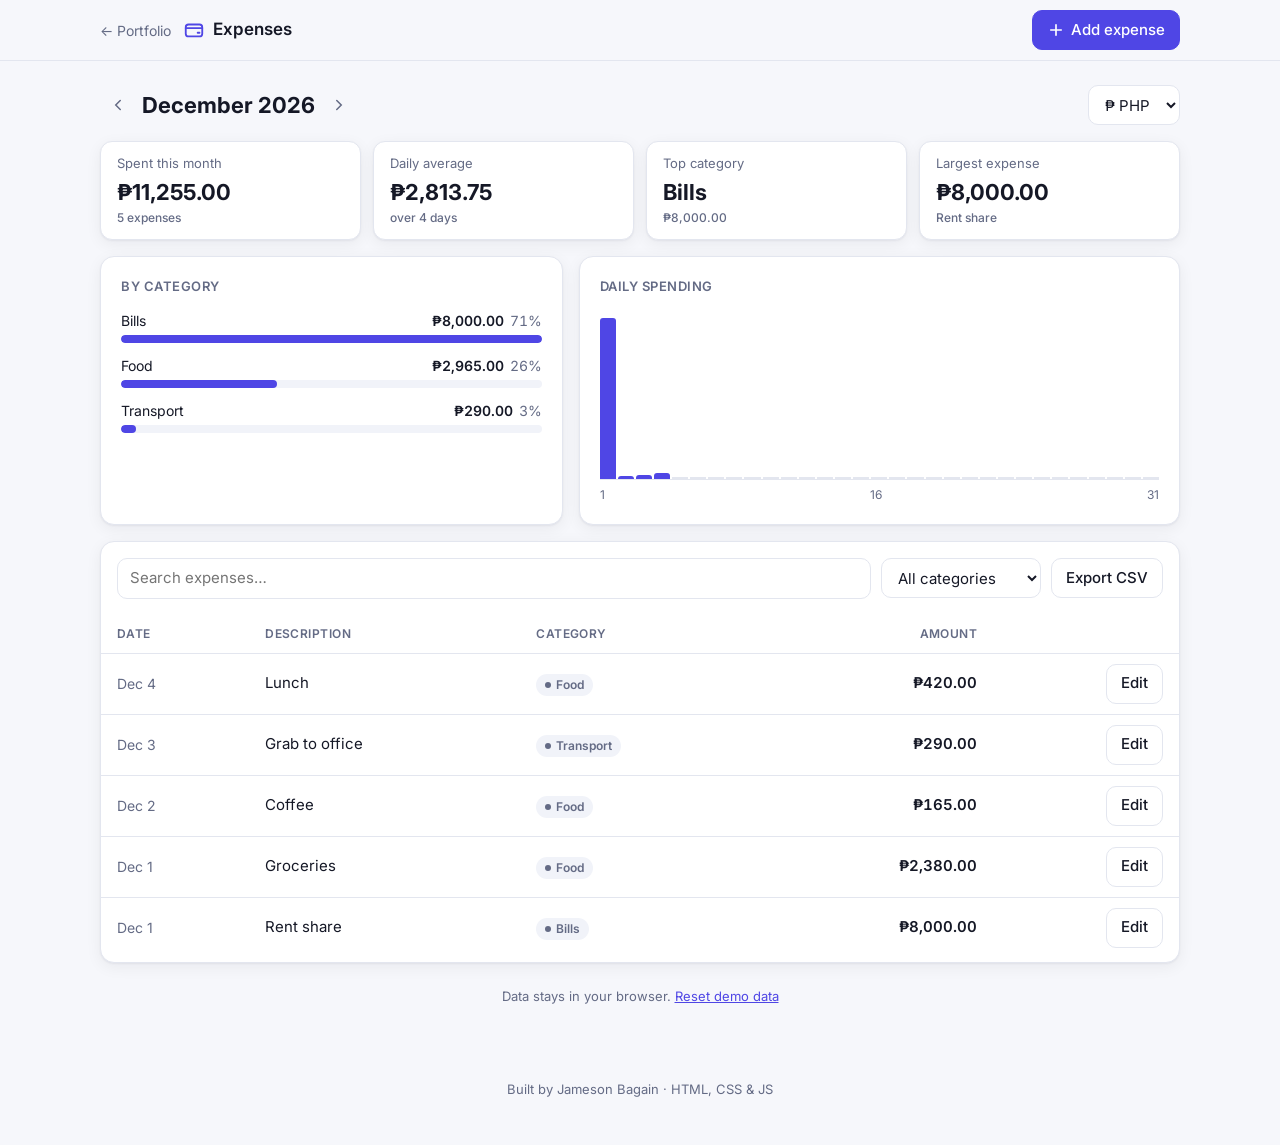
<file: mini/expenses/index.html>
<!doctype html>
<html lang="en">
<head>
  <meta charset="utf-8" />
  <meta name="viewport" content="width=device-width, initial-scale=1" />
  <title>Expense Tracker — Jameson Bagain</title>
  <meta name="description" content="A small expense tracker: add, edit and delete expenses, see monthly totals and where the money goes, and export to CSV." />
  <link rel="icon" type="image/png" sizes="32x32" href="../../assets/icon-32.png" />
  <link rel="preconnect" href="https://fonts.googleapis.com" />
  <link rel="preconnect" href="https://fonts.gstatic.com" crossorigin />
  <link href="https://fonts.googleapis.com/css2?family=Inter:wght@400;500;600;700&display=swap" rel="stylesheet" />
  <link rel="stylesheet" href="../mini.css" />
  <link rel="stylesheet" href="expenses.css" />
  <!-- Umami analytics (cookieless) -->
  <script defer src="https://cloud.umami.is/script.js" data-website-id="95001d0a-5658-4602-acd8-d618714c005c" data-domains="jameson-hub.github.io"></script>
</head>
<body>
  <header class="topbar">
    <div class="wrap">
      <a class="back" href="../../index.html#mini">← Portfolio</a>
      <h1 class="app-name"><svg viewBox="0 0 24 24" fill="none" stroke="currentColor" stroke-width="2" stroke-linecap="round" aria-hidden="true"><rect x="3" y="6" width="18" height="13" rx="3"/><path d="M3 10h18M16 15h2"/></svg>Expenses</h1>
      <span class="spacer"></span>
      <button class="btn btn-primary" id="add" type="button"><svg viewBox="0 0 24 24" fill="none" stroke="currentColor" stroke-width="2.2" stroke-linecap="round" aria-hidden="true"><path d="M12 5v14M5 12h14"/></svg><span>Add expense</span></button>
    </div>
  </header>

  <main class="wrap">
    <div class="month-bar">
      <button class="btn btn-icon" id="prev" type="button" aria-label="Previous month"><svg viewBox="0 0 24 24" fill="none" stroke="currentColor" stroke-width="2" stroke-linecap="round" aria-hidden="true"><path d="m15 6-6 6 6 6"/></svg></button>
      <h2 class="month" id="month" aria-live="polite"></h2>
      <button class="btn btn-icon" id="next" type="button" aria-label="Next month"><svg viewBox="0 0 24 24" fill="none" stroke="currentColor" stroke-width="2" stroke-linecap="round" aria-hidden="true"><path d="m9 6 6 6-6 6"/></svg></button>
      <span class="spacer"></span>
      <select class="input currency" id="currency" aria-label="Currency">
        <option value="PHP">₱ PHP</option>
        <option value="USD">$ USD</option>
        <option value="EUR">€ EUR</option>
        <option value="JPY">¥ JPY</option>
      </select>
    </div>

    <dl class="summary" id="summary"></dl>

    <div class="charts">
      <section class="card">
        <h2 class="card-title">By category</h2>
        <ol class="cats" id="cats"></ol>
      </section>
      <section class="card daily-card">
        <h2 class="card-title">Daily spending</h2>
        <div class="daily" id="daily"></div>
        <div class="tip" id="tip" hidden></div>
      </section>
    </div>

    <section class="card list-card">
      <div class="toolbar">
        <input class="input" id="search" type="search" placeholder="Search expenses…" aria-label="Search expenses" />
        <select class="input" id="filter" aria-label="Filter by category"><option value="">All categories</option></select>
        <button class="btn" id="export" type="button">Export CSV</button>
      </div>
      <div class="table-wrap">
        <table class="table">
          <thead><tr><th scope="col">Date</th><th scope="col">Description</th><th scope="col">Category</th><th scope="col" class="num">Amount</th><th scope="col"><span class="sr-only">Actions</span></th></tr></thead>
          <tbody id="rows"></tbody>
        </table>
      </div>
    </section>

    <p class="reset">Data stays in your browser. <button class="linkish" id="reset" type="button">Reset demo data</button></p>
  </main>

  <dialog id="dialog" aria-labelledby="dialog-title">
    <form method="dialog" id="form">
      <h2 id="dialog-title">Add expense</h2>
      <label class="field"><span>Description</span><input class="input" name="note" required maxlength="80" placeholder="e.g. Groceries" /></label>
      <div class="form-row">
        <label class="field"><span>Amount</span><input class="input" name="amount" type="number" inputmode="decimal" min="0.01" step="0.01" required /></label>
        <label class="field"><span>Date</span><input class="input" name="date" type="date" required /></label>
      </div>
      <label class="field"><span>Category</span><select class="input" name="category" id="category"></select></label>
      <div class="dialog-actions">
        <button class="btn btn-danger left" id="delete" type="button">Delete</button>
        <button class="btn" value="cancel" formnovalidate>Cancel</button>
        <button class="btn btn-primary" value="save" id="save">Add expense</button>
      </div>
    </form>
  </dialog>

  <p class="foot">Built by Jameson Bagain · HTML, CSS &amp; JS</p>
  <script src="expenses.js"></script>
</body>
</html>
</file>
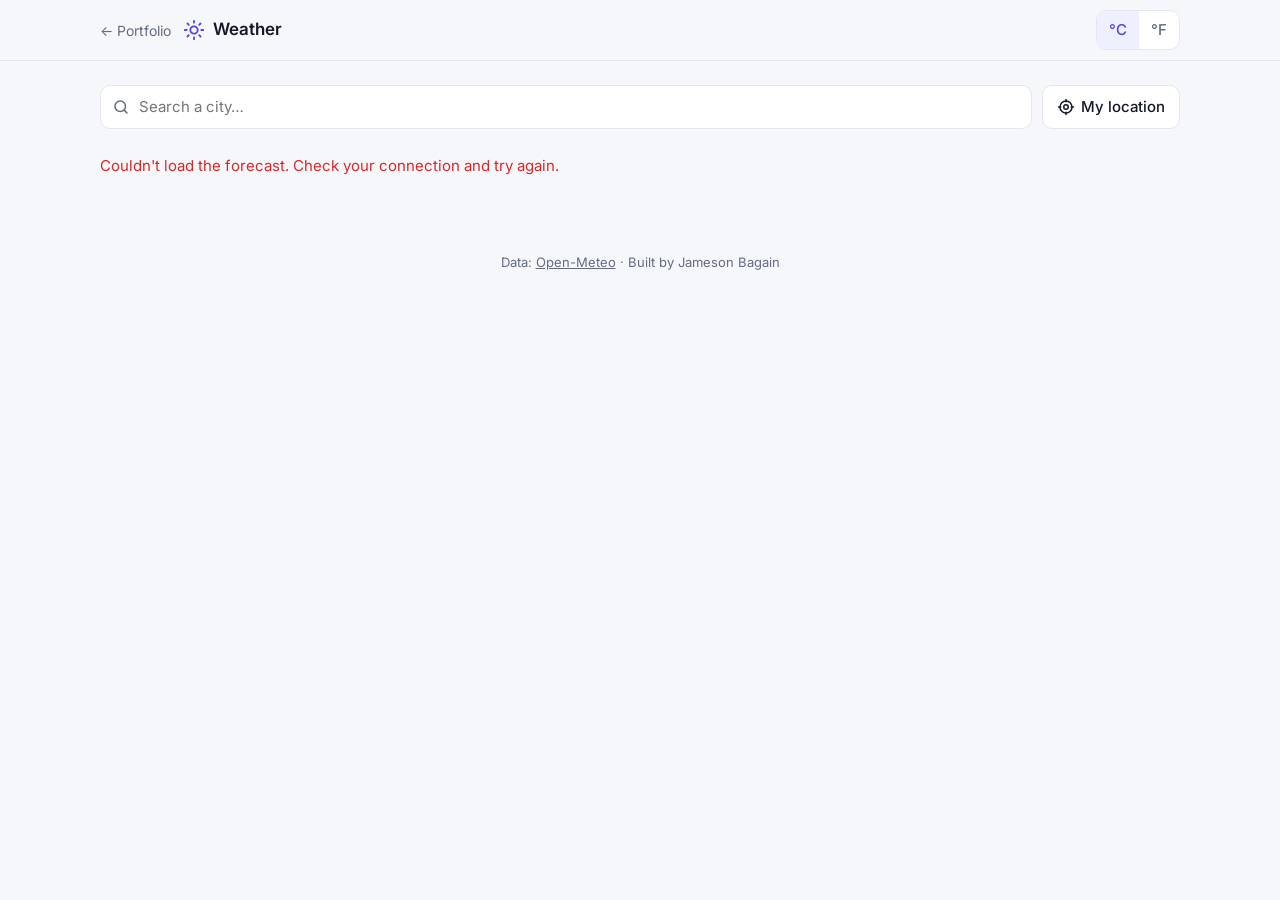
<file: mini/weather/index.html>
<!doctype html>
<html lang="en">
<head>
  <meta charset="utf-8" />
  <meta name="viewport" content="width=device-width, initial-scale=1" />
  <title>Weather — Jameson Bagain</title>
  <meta name="description" content="A small weather app: search any city for current conditions, the next 24 hours and a 7-day forecast." />
  <link rel="icon" type="image/png" sizes="32x32" href="../../assets/icon-32.png" />
  <link rel="preconnect" href="https://fonts.googleapis.com" />
  <link rel="preconnect" href="https://fonts.gstatic.com" crossorigin />
  <link href="https://fonts.googleapis.com/css2?family=Inter:wght@400;500;600;700&display=swap" rel="stylesheet" />
  <link rel="stylesheet" href="../mini.css" />
  <link rel="stylesheet" href="weather.css" />
  <!-- Umami analytics (cookieless) -->
  <script defer src="https://cloud.umami.is/script.js" data-website-id="95001d0a-5658-4602-acd8-d618714c005c" data-domains="jameson-hub.github.io"></script>
</head>
<body>
  <header class="topbar">
    <div class="wrap">
      <a class="back" href="../../index.html#mini">← Portfolio</a>
      <h1 class="app-name"><svg viewBox="0 0 24 24" fill="none" stroke="currentColor" stroke-width="2" stroke-linecap="round" aria-hidden="true"><circle cx="12" cy="12" r="4"/><path d="M12 2v2M12 20v2M4.9 4.9l1.4 1.4M17.7 17.7l1.4 1.4M2 12h2M20 12h2M4.9 19.1l1.4-1.4M17.7 6.3l1.4-1.4"/></svg>Weather</h1>
      <span class="spacer"></span>
      <div class="seg" role="group" aria-label="Units">
        <button type="button" data-unit="celsius" aria-pressed="true">°C</button>
        <button type="button" data-unit="fahrenheit" aria-pressed="false">°F</button>
      </div>
    </div>
  </header>

  <main class="wrap">
    <div class="search">
      <form class="search-box" id="search-form" role="search" autocomplete="off">
        <svg viewBox="0 0 24 24" fill="none" stroke="currentColor" stroke-width="2" stroke-linecap="round" aria-hidden="true"><circle cx="11" cy="11" r="7"/><path d="m20 20-3.5-3.5"/></svg>
        <input class="input" id="q" type="search" placeholder="Search a city…" aria-label="Search a city" aria-controls="results" aria-expanded="false" />
        <ul class="results" id="results" role="listbox" hidden></ul>
      </form>
      <button class="btn" id="locate" type="button"><svg viewBox="0 0 24 24" fill="none" stroke="currentColor" stroke-width="2" stroke-linecap="round" aria-hidden="true"><circle cx="12" cy="12" r="3"/><path d="M12 2v3M12 19v3M2 12h3M19 12h3"/><circle cx="12" cy="12" r="8"/></svg><span>My location</span></button>
    </div>
    <div class="recent" id="recent"></div>

    <p class="status" id="status" role="status"></p>

    <div class="grid" id="weather" hidden>
      <section class="card now">
        <div>
          <p class="place" id="place"></p>
          <p class="when" id="when"></p>
        </div>
        <div class="now-main">
          <span class="now-icon" id="now-icon"></span>
          <span class="now-temp" id="now-temp"></span>
        </div>
        <p class="now-desc" id="now-desc"></p>
        <dl class="facts">
          <div><dt>Feels like</dt><dd id="feels"></dd></div>
          <div><dt>Humidity</dt><dd id="humidity"></dd></div>
          <div><dt>Wind</dt><dd id="wind"></dd></div>
          <div><dt>Rain chance</dt><dd id="rain"></dd></div>
          <div><dt>Sunrise</dt><dd id="sunrise"></dd></div>
          <div><dt>Sunset</dt><dd id="sunset"></dd></div>
        </dl>
      </section>

      <section class="card hourly-card">
        <h2 class="card-title">Next 24 hours</h2>
        <ol class="hourly" id="hourly"></ol>
      </section>

      <section class="card week-card">
        <h2 class="card-title">7-day forecast</h2>
        <ol class="week" id="week"></ol>
      </section>
    </div>
  </main>

  <p class="foot">Data: <a href="https://open-meteo.com/" target="_blank" rel="noopener">Open-Meteo</a> · Built by Jameson Bagain</p>
  <script src="weather.js"></script>
</body>
</html>
</file>
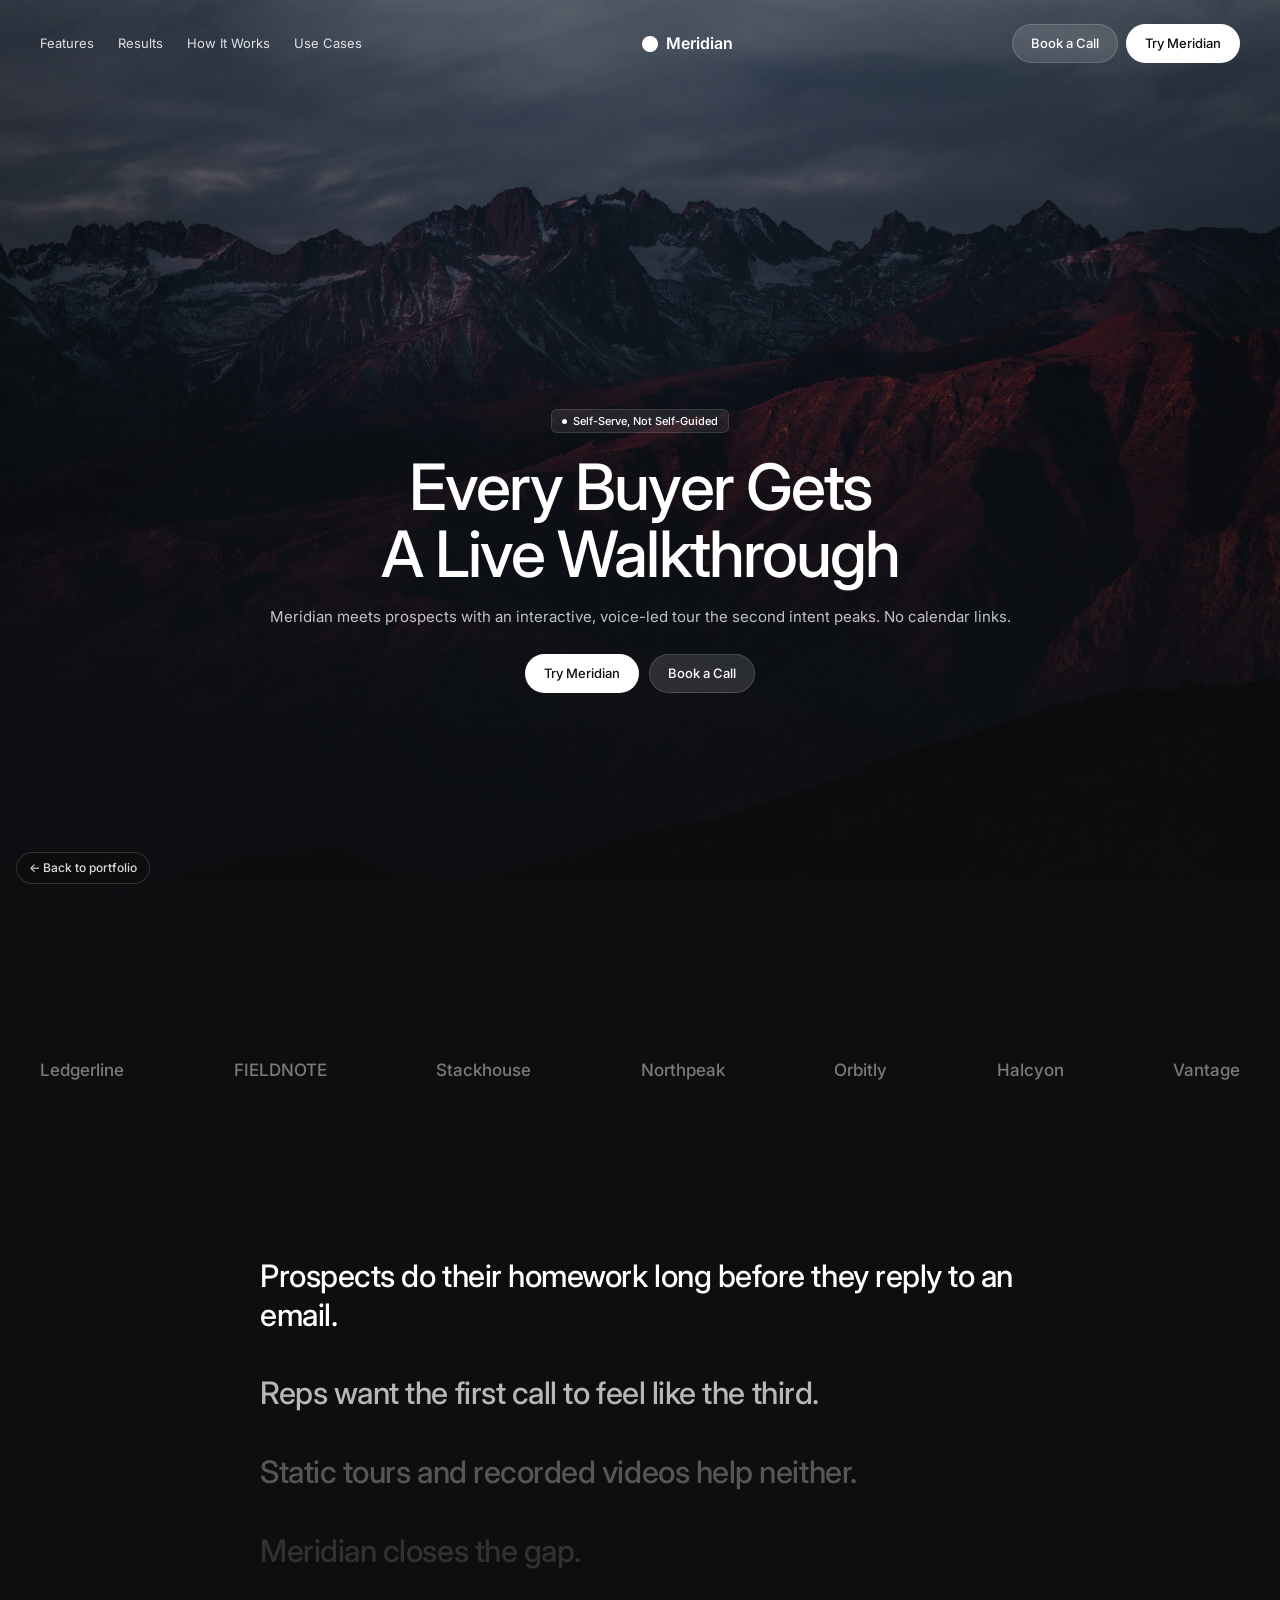
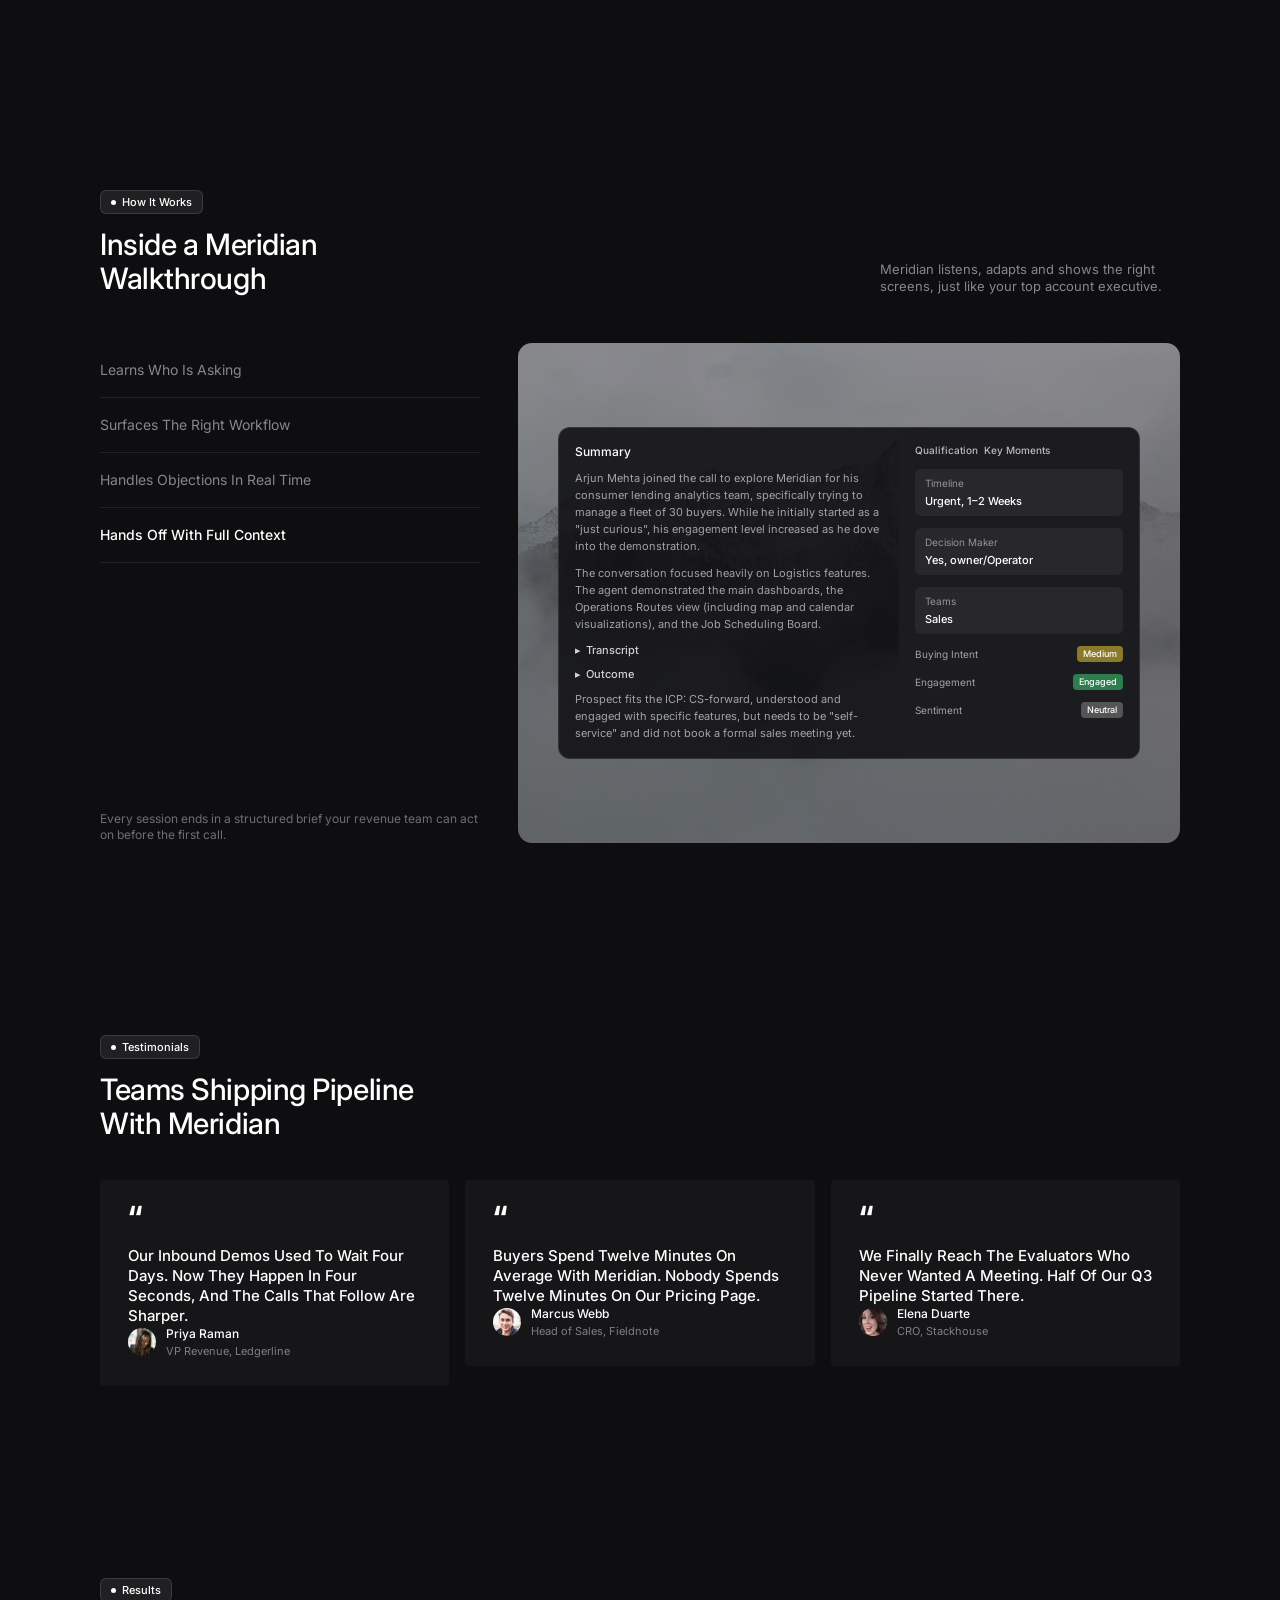
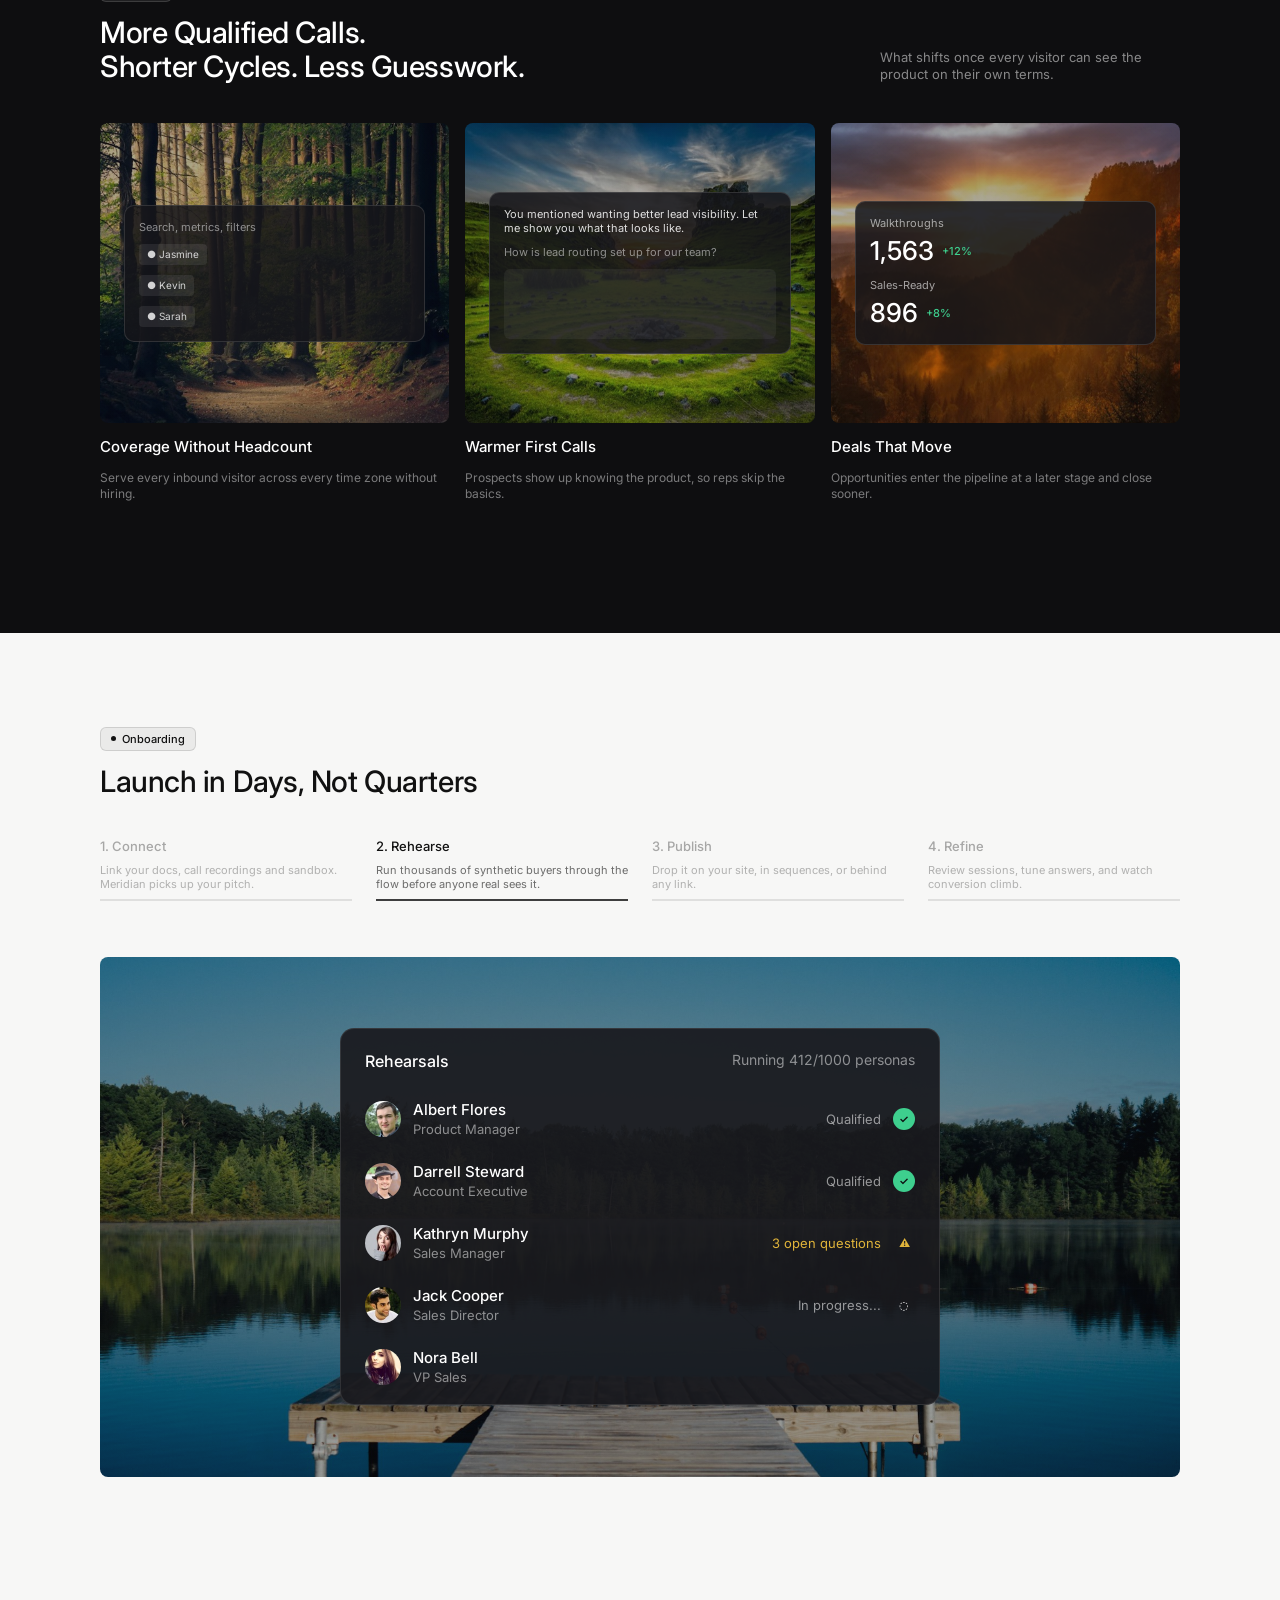
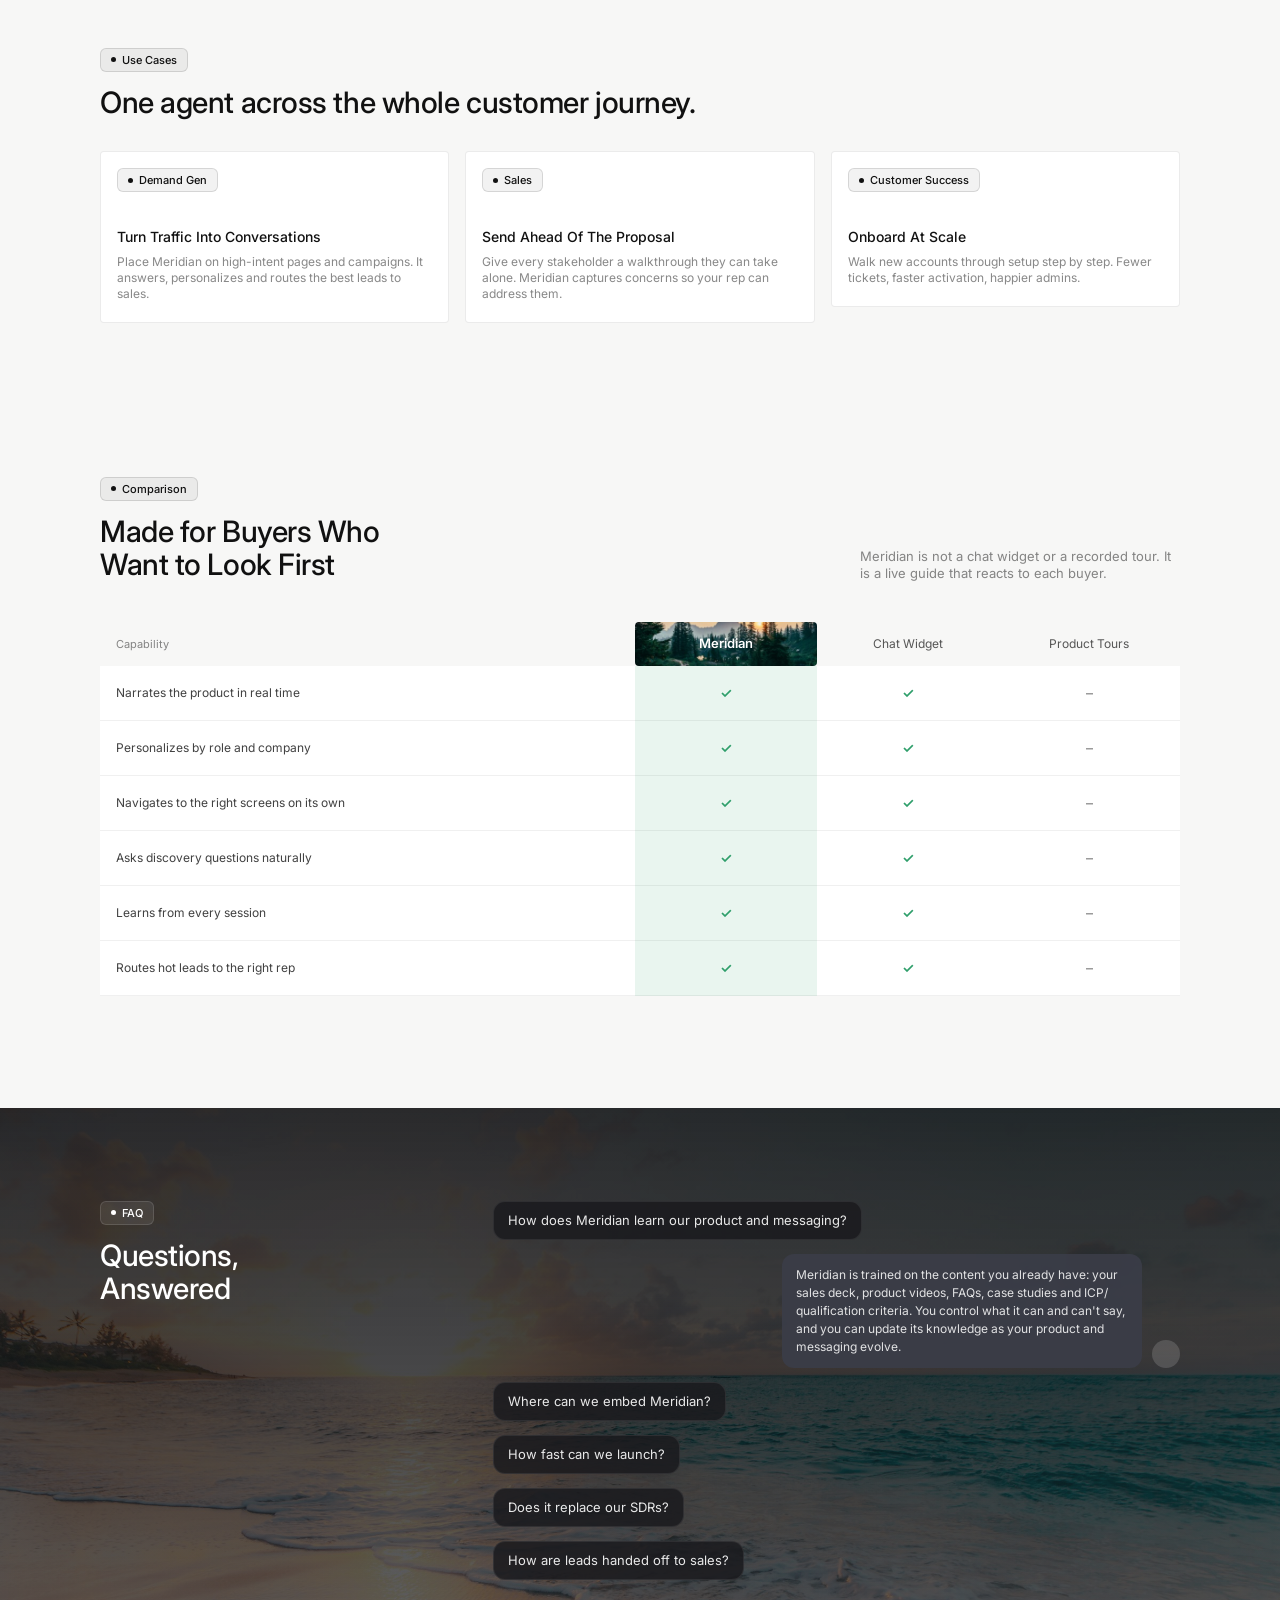
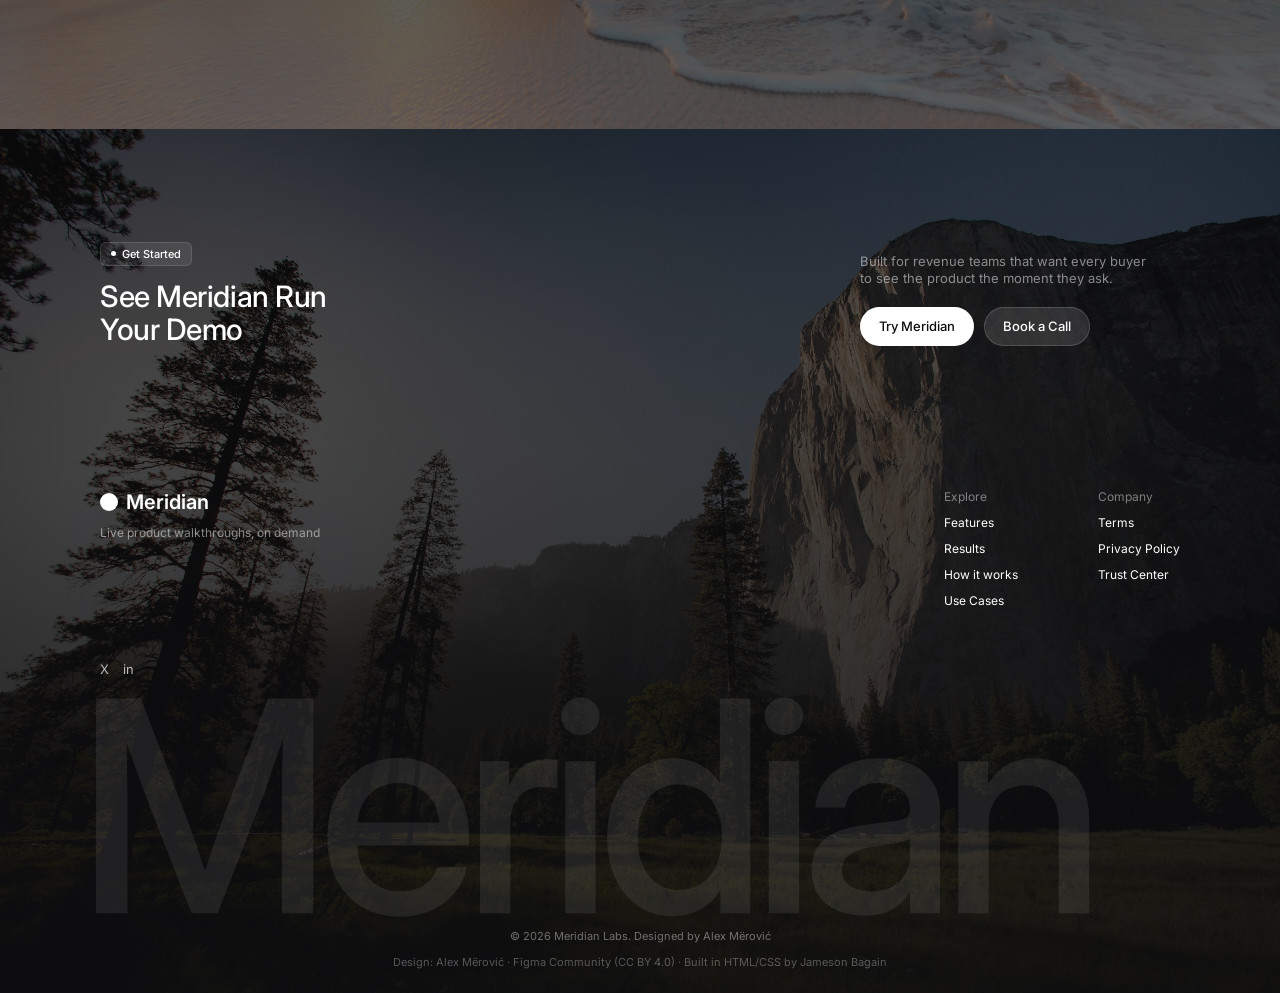
<file: work/meridian/index.html>
<!doctype html>
<html lang="en">
<head>
  <meta charset="utf-8">
  <meta name="viewport" content="width=device-width, initial-scale=1">
  <title>Meridian · Live Product Walkthroughs</title>
  <meta name="description" content="Meridian meets prospects with an interactive, voice-led tour the second intent peaks. No calendar links.">
  <link rel="preconnect" href="https://fonts.googleapis.com">
  <link rel="preconnect" href="https://fonts.gstatic.com" crossorigin>
  <link href="https://fonts.googleapis.com/css2?family=Inter:wght@400;500;600&display=swap" rel="stylesheet">
  <link rel="stylesheet" href="styles.css">
  <!-- Umami analytics (cookieless) -->
  <script defer src="https://cloud.umami.is/script.js" data-website-id="95001d0a-5658-4602-acd8-d618714c005c" data-domains="jameson-hub.github.io"></script>
</head>
<body>
  <a class="skip-link" href="#main">Skip to content</a>

  <!-- Hero -->
  <header class="hero" id="top">
    <nav class="nav" aria-label="Primary">
      <ul class="nav__links">
        <li><a href="#features">Features</a></li>
        <li><a href="#results">Results</a></li>
        <li><a href="#how-it-works">How It Works</a></li>
        <li><a href="#use-cases">Use Cases</a></li>
      </ul>
      <a class="brand" href="#top" aria-label="Meridian home">
        <span class="brand__mark" aria-hidden="true"></span>
        <span class="brand__name">Meridian</span>
      </a>
      <div class="nav__actions">
        <a class="btn btn--secondary nav__book" href="#">Book a Call</a>
        <a class="btn btn--primary" href="#">Try Meridian</a>
      </div>
    </nav>

    <div class="hero__content">
      <p class="badge badge--dark">Self-Serve, Not Self-Guided</p>
      <h1 class="hero__title">Every Buyer Gets<br>A Live Walkthrough</h1>
      <p class="hero__sub">Meridian meets prospects with an interactive, voice-led tour the second intent peaks. No calendar links.</p>
      <div class="btn-row hero__actions">
        <a class="btn btn--primary" href="#">Try Meridian</a>
        <a class="btn btn--secondary" href="#">Book a Call</a>
      </div>
    </div>
  </header>

  <main id="main">
    <!-- Logos -->
    <section class="logos" aria-label="Customers">
      <ul class="logos__list">
        <li>Ledgerline</li>
        <li>FIELDNOTE</li>
        <li>Stackhouse</li>
        <li>Northpeak</li>
        <li>Orbitly</li>
        <li>Halcyon</li>
        <li>Vantage</li>
      </ul>
    </section>

    <!-- Statement -->
    <section class="statement" aria-label="Why Meridian">
      <p class="statement__line statement__line--1">Prospects do their homework long before they reply to an email.</p>
      <p class="statement__line statement__line--2">Reps want the first call to feel like the third.</p>
      <p class="statement__line statement__line--3">Static tours and recorded videos help neither.</p>
      <p class="statement__line statement__line--4">Meridian closes the gap.</p>
    </section>

    <!-- How It Works -->
    <section class="section how" id="features" aria-labelledby="how-title">
      <div class="section-head">
        <div class="section-head__title">
          <p class="badge badge--dark">How It Works</p>
          <h2 class="h2" id="how-title">Inside a Meridian<br>Walkthrough</h2>
        </div>
        <p class="section-head__text">Meridian listens, adapts and shows the right screens, just like your top account executive.</p>
      </div>

      <div class="how__body">
        <div class="how__aside">
          <ul class="features" role="list">
            <li><button type="button" class="feature" aria-pressed="false">Learns Who Is Asking</button></li>
            <li><button type="button" class="feature" aria-pressed="false">Surfaces The Right Workflow</button></li>
            <li><button type="button" class="feature" aria-pressed="false">Handles Objections In Real Time</button></li>
            <li><button type="button" class="feature" aria-pressed="true">Hands Off With Full Context</button></li>
          </ul>
          <p class="how__caption">Every session ends in a structured brief your revenue team can act on before the first call.</p>
        </div>

        <div class="how__visual">
          <div class="summary" role="group" aria-label="Example session summary">
            <div class="summary__main">
              <h3 class="summary__title">Summary</h3>
              <p class="summary__p">Arjun Mehta joined the call to explore Meridian for his consumer lending analytics team, specifically trying to manage a fleet of 30 buyers. While he initially started as a "just curious", his engagement level increased as he dove into the demonstration.</p>
              <p class="summary__p">The conversation focused heavily on Logistics features. The agent demonstrated the main dashboards, the Operations Routes view (including map and calendar visualizations), and the Job Scheduling Board.</p>
              <p class="summary__toggle">▸&nbsp; Transcript</p>
              <p class="summary__toggle">▸&nbsp; Outcome</p>
              <p class="summary__p">Prospect fits the ICP: CS-forward, understood and engaged with specific features, but needs to be "self-service" and did not book a formal sales meeting yet.</p>
            </div>
            <div class="summary__side">
              <p class="summary__tabs"><span>Qualification</span><span>Key Moments</span></p>
              <dl class="summary__fields">
                <div class="field"><dt>Timeline</dt><dd>Urgent, 1–2 Weeks</dd></div>
                <div class="field"><dt>Decision Maker</dt><dd>Yes, owner/Operator</dd></div>
                <div class="field"><dt>Teams</dt><dd>Sales</dd></div>
              </dl>
              <dl class="summary__status">
                <div class="status-row"><dt>Buying Intent</dt><dd><span class="pill pill--warning">Medium</span></dd></div>
                <div class="status-row"><dt>Engagement</dt><dd><span class="pill pill--success">Engaged</span></dd></div>
                <div class="status-row"><dt>Sentiment</dt><dd><span class="pill pill--neutral">Neutral</span></dd></div>
              </dl>
            </div>
          </div>
        </div>
      </div>
    </section>

    <!-- Testimonials -->
    <section class="section testimonials" aria-labelledby="testimonials-title">
      <div class="section-head__title">
        <p class="badge badge--dark">Testimonials</p>
        <h2 class="h2" id="testimonials-title">Teams Shipping Pipeline<br>With Meridian</h2>
      </div>

      <div class="cards cards--testimonials">
        <figure class="quote-card">
          <blockquote>
            <span class="quote-card__mark" aria-hidden="true">“</span>
            <p>Our Inbound Demos Used To Wait Four Days. Now They Happen In Four Seconds, And The Calls That Follow Are Sharper.</p>
          </blockquote>
          <figcaption class="person">
            <img class="avatar avatar--sm" src="assets/avatar-priya-raman.jpg" alt="Portrait of Priya Raman" width="28" height="28" loading="lazy">
            <span class="person__text"><span class="person__name">Priya Raman</span><span class="person__role">VP Revenue, Ledgerline</span></span>
          </figcaption>
        </figure>
        <figure class="quote-card">
          <blockquote>
            <span class="quote-card__mark" aria-hidden="true">“</span>
            <p>Buyers Spend Twelve Minutes On Average With Meridian. Nobody Spends Twelve Minutes On Our Pricing Page.</p>
          </blockquote>
          <figcaption class="person">
            <img class="avatar avatar--sm" src="assets/avatar-marcus-webb.jpg" alt="Portrait of Marcus Webb" width="28" height="28" loading="lazy">
            <span class="person__text"><span class="person__name">Marcus Webb</span><span class="person__role">Head of Sales, Fieldnote</span></span>
          </figcaption>
        </figure>
        <figure class="quote-card">
          <blockquote>
            <span class="quote-card__mark" aria-hidden="true">“</span>
            <p>We Finally Reach The Evaluators Who Never Wanted A Meeting. Half Of Our Q3 Pipeline Started There.</p>
          </blockquote>
          <figcaption class="person">
            <img class="avatar avatar--sm" src="assets/avatar-elena-duarte.jpg" alt="Portrait of Elena Duarte" width="28" height="28" loading="lazy">
            <span class="person__text"><span class="person__name">Elena Duarte</span><span class="person__role">CRO, Stackhouse</span></span>
          </figcaption>
        </figure>
      </div>
    </section>

    <!-- Outcomes -->
    <section class="section outcomes" id="results" aria-labelledby="outcomes-title">
      <div class="section-head">
        <div class="section-head__title">
          <p class="badge badge--dark">Results</p>
          <h2 class="h2" id="outcomes-title">More Qualified Calls.<br>Shorter Cycles. Less Guesswork.</h2>
        </div>
        <p class="section-head__text">What shifts once every visitor can see the product on their own terms.</p>
      </div>

      <div class="cards cards--outcomes">
        <article class="outcome">
          <div class="outcome__media" style="--img: url('assets/outcome-forest.jpg')">
            <div class="panel" aria-hidden="true">
              <p class="panel__muted">Search, metrics, filters</p>
              <span class="chip">● Jasmine</span>
              <span class="chip">● Kevin</span>
              <span class="chip">● Sarah</span>
            </div>
          </div>
          <h3 class="outcome__title">Coverage Without Headcount</h3>
          <p class="outcome__desc">Serve every inbound visitor across every time zone without hiring.</p>
        </article>
        <article class="outcome">
          <div class="outcome__media" style="--img: url('assets/outcome-valley.jpg')">
            <div class="panel" aria-hidden="true">
              <p class="panel__msg">You mentioned wanting better lead visibility. Let me show you what that looks like.</p>
              <p class="panel__muted">How is lead routing set up for our team?</p>
              <div class="panel__box"></div>
            </div>
          </div>
          <h3 class="outcome__title">Warmer First Calls</h3>
          <p class="outcome__desc">Prospects show up knowing the product, so reps skip the basics.</p>
        </article>
        <article class="outcome">
          <div class="outcome__media" style="--img: url('assets/outcome-sunset.jpg')">
            <div class="panel" aria-hidden="true">
              <div class="metric">
                <p class="metric__label">Walkthroughs</p>
                <p class="metric__row"><span class="metric__value">1,563</span><span class="metric__delta">+12%</span></p>
              </div>
              <div class="metric">
                <p class="metric__label">Sales-Ready</p>
                <p class="metric__row"><span class="metric__value">896</span><span class="metric__delta">+8%</span></p>
              </div>
            </div>
          </div>
          <h3 class="outcome__title">Deals That Move</h3>
          <p class="outcome__desc">Opportunities enter the pipeline at a later stage and close sooner.</p>
        </article>
      </div>
    </section>

    <!-- Go Live -->
    <section class="section section--light golive" id="how-it-works" aria-labelledby="golive-title">
      <div class="section-head__title">
        <p class="badge badge--light">Onboarding</p>
        <h2 class="h2" id="golive-title">Launch in Days, Not Quarters</h2>
      </div>

      <ol class="steps">
        <li class="step">
          <h3 class="step__title">1. Connect</h3>
          <p class="step__desc">Link your docs, call recordings and sandbox. Meridian picks up your pitch.</p>
        </li>
        <li class="step is-active" aria-current="step">
          <h3 class="step__title">2. Rehearse</h3>
          <p class="step__desc">Run thousands of synthetic buyers through the flow before anyone real sees it.</p>
        </li>
        <li class="step">
          <h3 class="step__title">3. Publish</h3>
          <p class="step__desc">Drop it on your site, in sequences, or behind any link.</p>
        </li>
        <li class="step">
          <h3 class="step__title">4. Refine</h3>
          <p class="step__desc">Review sessions, tune answers, and watch conversion climb.</p>
        </li>
      </ol>

      <div class="sim">
        <div class="sim__panel" role="group" aria-label="Rehearsal progress">
          <div class="sim__head">
            <h3 class="sim__title">Rehearsals</h3>
            <p class="sim__count">Running 412/1000 personas</p>
          </div>
          <ul class="sim__rows" role="list">
            <li class="sim-row">
              <img class="avatar avatar--md" src="assets/avatar-albert-flores.jpg" alt="Portrait of Albert Flores" width="36" height="36" loading="lazy">
              <span class="sim-row__who"><span class="sim-row__name">Albert Flores</span><span class="sim-row__role">Product Manager</span></span>
              <span class="sim-row__status">Qualified</span>
              <span class="sim-row__icon sim-row__icon--ok" aria-hidden="true">✓</span>
            </li>
            <li class="sim-row">
              <img class="avatar avatar--md" src="assets/avatar-darrell-steward.jpg" alt="Portrait of Darrell Steward" width="36" height="36" loading="lazy">
              <span class="sim-row__who"><span class="sim-row__name">Darrell Steward</span><span class="sim-row__role">Account Executive</span></span>
              <span class="sim-row__status">Qualified</span>
              <span class="sim-row__icon sim-row__icon--ok" aria-hidden="true">✓</span>
            </li>
            <li class="sim-row">
              <img class="avatar avatar--md" src="assets/avatar-kathryn-murphy.jpg" alt="Portrait of Kathryn Murphy" width="36" height="36" loading="lazy">
              <span class="sim-row__who"><span class="sim-row__name">Kathryn Murphy</span><span class="sim-row__role">Sales Manager</span></span>
              <span class="sim-row__status sim-row__status--warn">3 open questions</span>
              <span class="sim-row__icon sim-row__icon--warn" aria-hidden="true">⚠</span>
            </li>
            <li class="sim-row">
              <img class="avatar avatar--md" src="assets/avatar-jack-cooper.jpg" alt="Portrait of Jack Cooper" width="36" height="36" loading="lazy">
              <span class="sim-row__who"><span class="sim-row__name">Jack Cooper</span><span class="sim-row__role">Sales Director</span></span>
              <span class="sim-row__status">In progress...</span>
              <span class="sim-row__icon sim-row__icon--run" aria-hidden="true">◌</span>
            </li>
            <li class="sim-row">
              <img class="avatar avatar--md" src="assets/avatar-nora-bell.jpg" alt="Portrait of Nora Bell" width="36" height="36" loading="lazy">
              <span class="sim-row__who"><span class="sim-row__name">Nora Bell</span><span class="sim-row__role">VP Sales</span></span>
            </li>
          </ul>
        </div>
      </div>
    </section>

    <!-- Use Cases -->
    <section class="section section--light usecases" id="use-cases" aria-labelledby="usecases-title">
      <div class="section-head__title">
        <p class="badge badge--light">Use Cases</p>
        <h2 class="h2" id="usecases-title">One agent across the whole customer journey.</h2>
      </div>

      <div class="cards cards--usecases">
        <article class="usecase">
          <p class="badge badge--light">Demand Gen</p>
          <div class="usecase__text">
            <h3 class="usecase__title">Turn Traffic Into Conversations</h3>
            <p class="usecase__body">Place Meridian on high-intent pages and campaigns. It answers, personalizes and routes the best leads to sales.</p>
          </div>
        </article>
        <article class="usecase">
          <p class="badge badge--light">Sales</p>
          <div class="usecase__text">
            <h3 class="usecase__title">Send Ahead Of The Proposal</h3>
            <p class="usecase__body">Give every stakeholder a walkthrough they can take alone. Meridian captures concerns so your rep can address them.</p>
          </div>
        </article>
        <article class="usecase">
          <p class="badge badge--light">Customer Success</p>
          <div class="usecase__text">
            <h3 class="usecase__title">Onboard At Scale</h3>
            <p class="usecase__body">Walk new accounts through setup step by step. Fewer tickets, faster activation, happier admins.</p>
          </div>
        </article>
      </div>
    </section>

    <!-- Comparison -->
    <section class="section section--light comparison" aria-labelledby="comparison-title">
      <div class="section-head">
        <div class="section-head__title">
          <p class="badge badge--light">Comparison</p>
          <h2 class="h2" id="comparison-title">Made for Buyers Who<br>Want to Look First</h2>
        </div>
        <p class="section-head__text">Meridian is not a chat widget or a recorded tour. It is a live guide that reacts to each buyer.</p>
      </div>

      <table class="compare">
        <colgroup><col><col class="compare__col"><col class="compare__col"><col class="compare__col"></colgroup>
        <thead>
          <tr>
            <th scope="col">Capability</th>
            <th scope="col" class="compare__meridian">Meridian</th>
            <th scope="col">Chat Widget</th>
            <th scope="col">Product Tours</th>
          </tr>
        </thead>
        <tbody>
          <tr><th scope="row">Narrates the product in real time</th><td class="is-us"><span class="yes" aria-label="Yes">✓</span></td><td><span class="yes" aria-label="Yes">✓</span></td><td><span class="no" aria-label="No">–</span></td></tr>
          <tr><th scope="row">Personalizes by role and company</th><td class="is-us"><span class="yes" aria-label="Yes">✓</span></td><td><span class="yes" aria-label="Yes">✓</span></td><td><span class="no" aria-label="No">–</span></td></tr>
          <tr><th scope="row">Navigates to the right screens on its own</th><td class="is-us"><span class="yes" aria-label="Yes">✓</span></td><td><span class="yes" aria-label="Yes">✓</span></td><td><span class="no" aria-label="No">–</span></td></tr>
          <tr><th scope="row">Asks discovery questions naturally</th><td class="is-us"><span class="yes" aria-label="Yes">✓</span></td><td><span class="yes" aria-label="Yes">✓</span></td><td><span class="no" aria-label="No">–</span></td></tr>
          <tr><th scope="row">Learns from every session</th><td class="is-us"><span class="yes" aria-label="Yes">✓</span></td><td><span class="yes" aria-label="Yes">✓</span></td><td><span class="no" aria-label="No">–</span></td></tr>
          <tr><th scope="row">Routes hot leads to the right rep</th><td class="is-us"><span class="yes" aria-label="Yes">✓</span></td><td><span class="yes" aria-label="Yes">✓</span></td><td><span class="no" aria-label="No">–</span></td></tr>
        </tbody>
      </table>
    </section>

    <!-- FAQ -->
    <section class="section faq" aria-labelledby="faq-title">
      <div class="section-head__title faq__head">
        <p class="badge badge--dark">FAQ</p>
        <h2 class="h2" id="faq-title">Questions,<br>Answered</h2>
      </div>

      <div class="faq__thread">
        <h3 class="faq__q-wrap">
          <button type="button" class="bubble bubble--q" aria-expanded="true" aria-controls="faq-a1" id="faq-q1">How does Meridian learn our product and messaging?</button>
        </h3>
        <div class="faq__answer" id="faq-a1" role="region" aria-labelledby="faq-q1">
          <p class="bubble bubble--a">Meridian is trained on the content you already have: your sales deck, product videos, FAQs, case studies and ICP/<wbr>qualification criteria. You control what it can and can't say, and you can update its knowledge as your product and messaging evolve.</p>
          <span class="faq__avatar" aria-hidden="true"></span>
        </div>
        <h3 class="faq__q-wrap"><span class="bubble bubble--q">Where can we embed Meridian?</span></h3>
        <h3 class="faq__q-wrap"><span class="bubble bubble--q">How fast can we launch?</span></h3>
        <h3 class="faq__q-wrap"><span class="bubble bubble--q">Does it replace our SDRs?</span></h3>
        <h3 class="faq__q-wrap"><span class="bubble bubble--q">How are leads handed off to sales?</span></h3>
      </div>
    </section>

    <!-- CTA + Footer -->
    <section class="cta" aria-labelledby="cta-title">
      <div class="cta__top">
        <div class="section-head__title">
          <p class="badge badge--dark">Get Started</p>
          <h2 class="h2" id="cta-title">See Meridian Run<br>Your Demo</h2>
        </div>
        <div class="cta__aside">
          <p class="section-head__text">Built for revenue teams that want every buyer to see the product the moment they ask.</p>
          <div class="btn-row">
            <a class="btn btn--primary" href="#">Try Meridian</a>
            <a class="btn btn--secondary" href="#">Book a Call</a>
          </div>
        </div>
      </div>

      <footer class="footer">
        <div class="footer__row">
          <div class="footer__brand">
            <a class="brand brand--lg" href="#top" aria-label="Meridian home">
              <span class="brand__mark" aria-hidden="true"></span>
              <span class="brand__name">Meridian</span>
            </a>
            <p class="footer__tagline">Live product walkthroughs, on demand</p>
          </div>
          <div class="footer__cols">
            <nav class="footer__col" aria-label="Explore">
              <p class="footer__heading">Explore</p>
              <a href="#features">Features</a>
              <a href="#results">Results</a>
              <a href="#how-it-works">How it works</a>
              <a href="#use-cases">Use Cases</a>
            </nav>
            <nav class="footer__col" aria-label="Company">
              <p class="footer__heading">Company</p>
              <a href="#">Terms</a>
              <a href="#">Privacy Policy</a>
              <a href="#">Trust Center</a>
            </nav>
          </div>
        </div>

        <p class="footer__social"><a href="#" aria-label="Meridian on X">X</a><a href="#" aria-label="Meridian on LinkedIn">in</a></p>

        <svg class="footer__wordmark" viewBox="0 0 1080 226.9" aria-hidden="true" focusable="false">
          <text x="-23.75" y="223.3" font-family="Inter, sans-serif" font-weight="500" font-size="295.1" letter-spacing="-15.74">Meridian</text>
        </svg>

        <p class="footer__legal">© 2026 Meridian Labs. Designed by Alex Mërović</p>
        <p class="footer__credit">Design: Alex Mërović · Figma Community (CC BY 4.0) · Built in HTML/CSS by Jameson Bagain</p>
      </footer>
    </section>
  </main>

  <a class="back-link" href="../../index.html#builds">← Back to portfolio</a>

  <script src="script.js" defer></script>
</body>
</html>
</file>
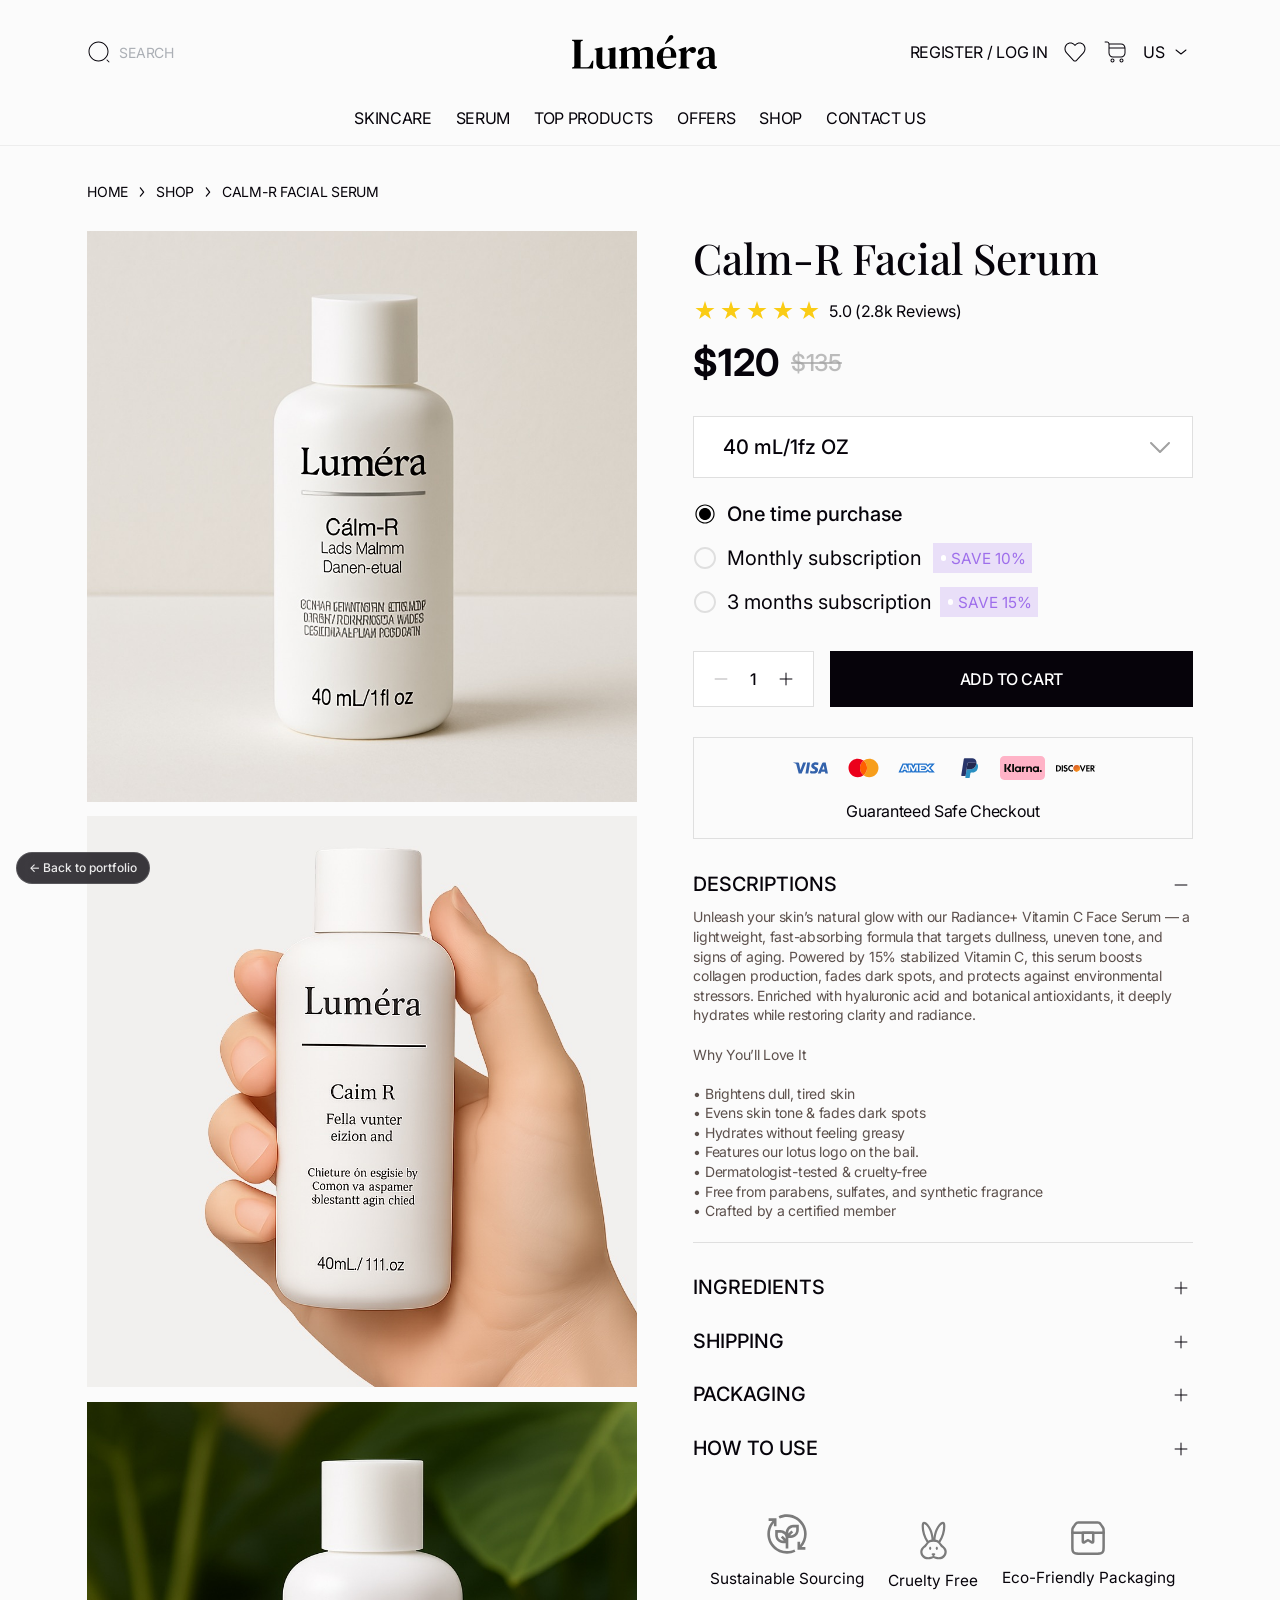
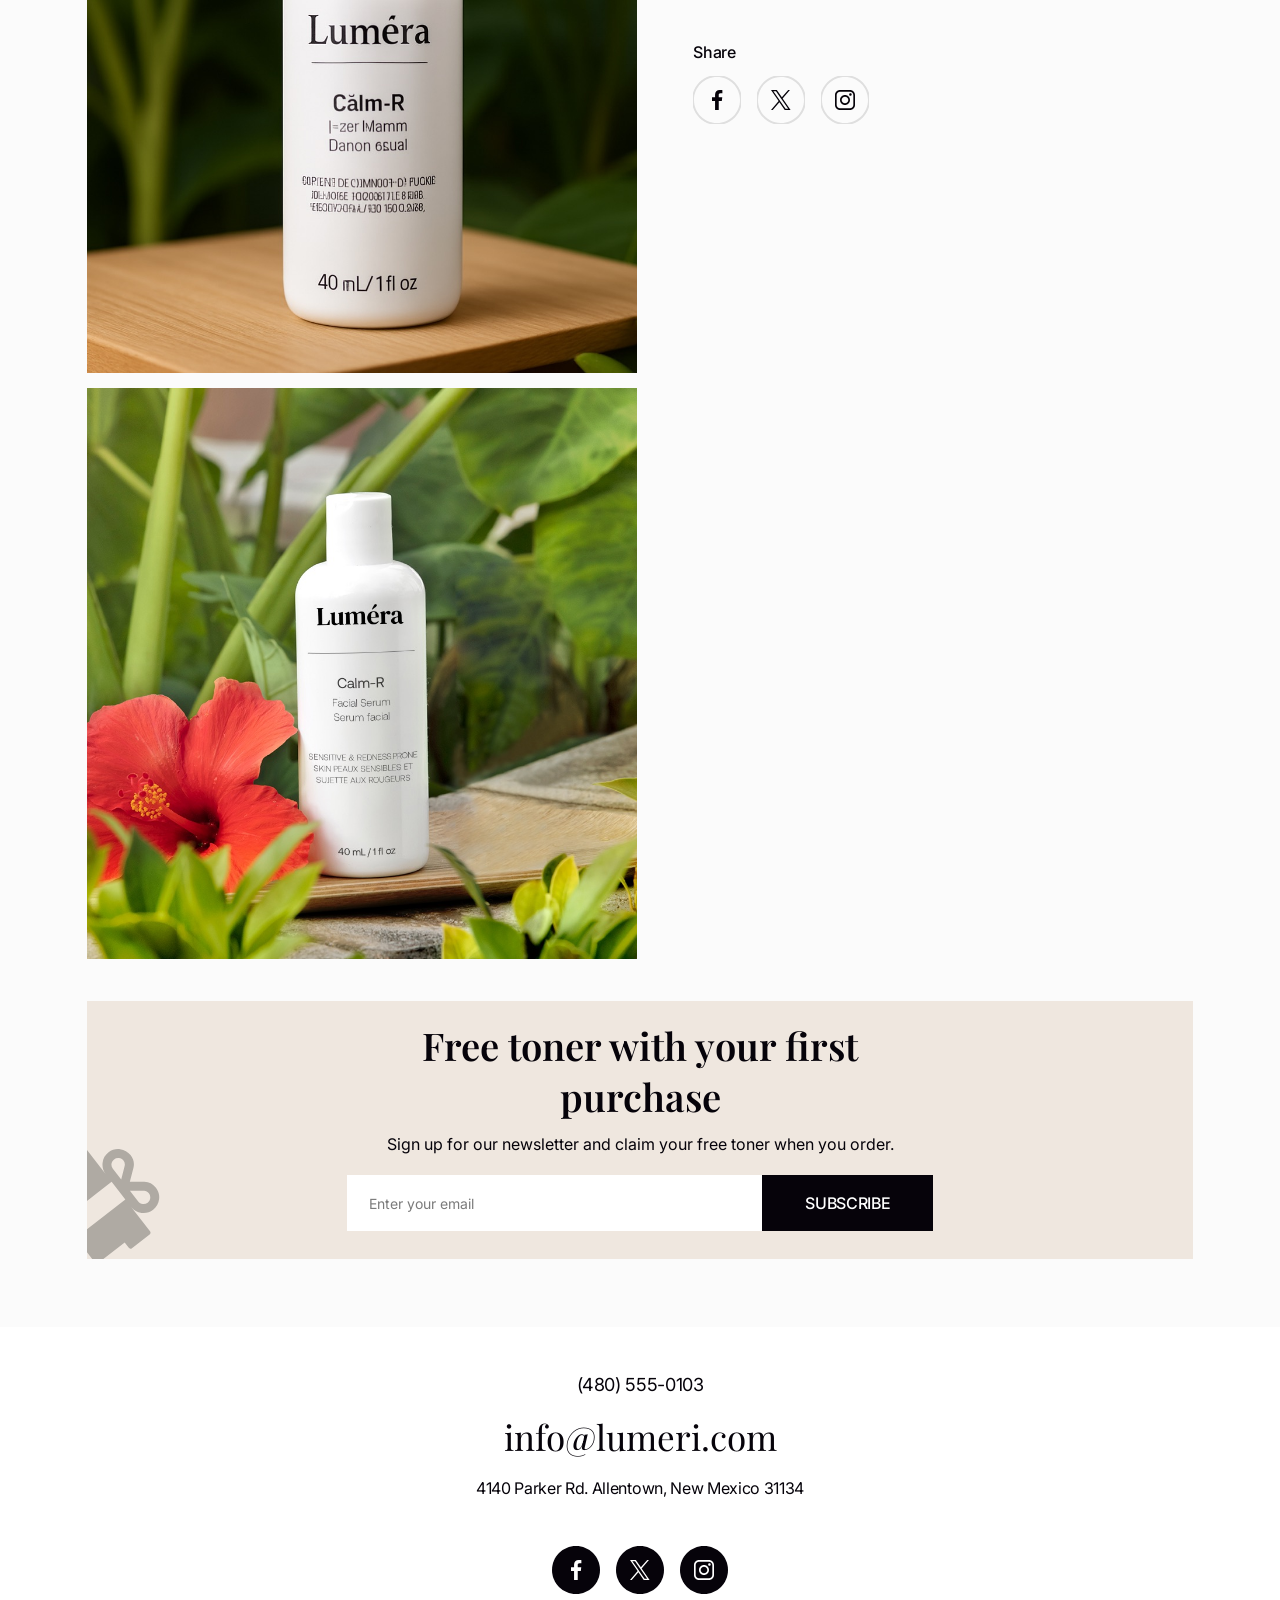
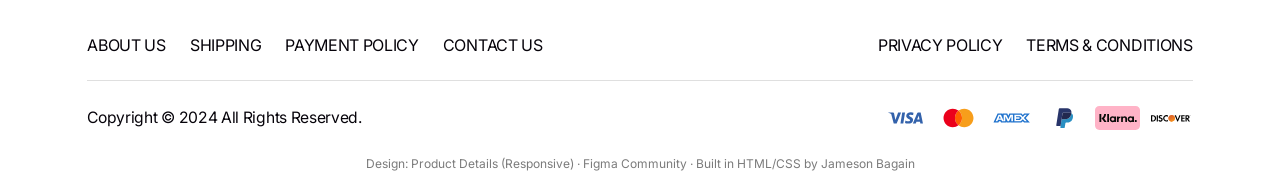
<file: work/product-details/index.html>
<!doctype html>
<html lang="en">
<head>
  <meta charset="utf-8">
  <meta name="viewport" content="width=device-width, initial-scale=1">
  <title>Calm-R Facial Serum · Luméra</title>
  <meta name="description" content="Calm-R facial serum: a lightweight, fast-absorbing formula that targets dullness, uneven tone and signs of aging.">
  <link rel="preconnect" href="https://fonts.googleapis.com">
  <link rel="preconnect" href="https://fonts.gstatic.com" crossorigin>
  <link href="https://fonts.googleapis.com/css2?family=Inter:wght@400;500;700&family=Mulish:wght@500&family=Playfair+Display:wght@400;500;600;700&display=swap" rel="stylesheet">
  <link rel="stylesheet" href="styles.css">
  <!-- Umami analytics (cookieless) -->
  <script defer src="https://cloud.umami.is/script.js" data-website-id="95001d0a-5658-4602-acd8-d618714c005c" data-domains="jameson-hub.github.io"></script>
</head>
<body>
  <svg class="sprite" xmlns="http://www.w3.org/2000/svg" aria-hidden="true" focusable="false"><symbol id="i-search" viewBox="0 0 24 24"><path d="M19.6465 20.3535C19.8417 20.5488 20.1583 20.5488 20.3536 20.3535C20.5488 20.1583 20.5488 19.8417 20.3536 19.6464L19.6465 20.3535ZM18.3536 17.6464C18.1583 17.4512 17.8417 17.4512 17.6465 17.6464C17.4512 17.8417 17.4512 18.1583 17.6465 18.3536L18.3536 17.6464ZM0 9.5L0.5 9.5C0.5 4.52944 4.52944 0.5 9.5 0.5L9.5 0L9.5 -0.5C3.97715 -0.5 -0.5 3.97715 -0.5 9.5L0 9.5ZM9.5 0L9.5 0.5C14.4706 0.5 18.5 4.52944 18.5 9.5L19 9.5L19.5 9.5C19.5 3.97715 15.0228 -0.5 9.5 -0.5L9.5 0ZM19 9.5L18.5 9.5C18.5 14.4706 14.4706 18.5 9.5 18.5L9.5 19L9.5 19.5C15.0228 19.5 19.5 15.0228 19.5 9.5L19 9.5ZM9.5 19L9.5 18.5C4.52944 18.5 0.5 14.4706 0.5 9.5L0 9.5L-0.5 9.5C-0.5 15.0228 3.97715 19.5 9.5 19.5L9.5 19ZM20 20L20.3536 19.6464L18.3536 17.6464L18 18L17.6465 18.3536L19.6465 20.3535L20 20Z" fill="#06030a" transform="translate(2 2)"/></symbol><symbol id="i-heart" viewBox="0 0 24 24"><path d="M10 2.52422L9.63401 2.86488C9.72859 2.9665 9.86117 3.02422 10 3.02422C10.1388 3.02422 10.2714 2.9665 10.366 2.86488L10 2.52422ZM10.765 1.70229L10.3991 1.36163L10.3991 1.36163L10.765 1.70229ZM9.23495 1.70229L9.60094 1.36163L9.60094 1.36163L9.23495 1.70229ZM1.58447 9.92165L1.21847 10.2623L1.21847 10.2623L1.58447 9.92165ZM8.4699 17.3191L8.83589 16.9784L8.83589 16.9784L8.4699 17.3191ZM11.5301 17.3191L11.1641 16.9784L11.5301 17.3191ZM18.4155 9.92165L18.0495 9.58099L18.0495 9.58099L18.4155 9.92165ZM18.4155 1.70229L18.7815 1.36163L18.7815 1.36163L18.4155 1.70229ZM1.58447 1.70229L1.21848 1.36163L1.58447 1.70229ZM10 2.52422L10.366 2.86488L11.131 2.04295L10.765 1.70229L10.3991 1.36163L9.63401 2.18356L10 2.52422ZM9.23495 1.70229L8.86896 2.04295L9.63401 2.86488L10 2.52422L10.366 2.18356L9.60094 1.36163L9.23495 1.70229ZM1.58447 9.92165L1.21847 10.2623L8.10391 17.6597L8.4699 17.3191L8.83589 16.9784L1.95046 9.58099L1.58447 9.92165ZM11.5301 17.3191L11.8961 17.6597L18.7815 10.2623L18.4155 9.92165L18.0495 9.58099L11.1641 16.9784L11.5301 17.3191ZM18.4155 1.70229L18.0495 2.04295C19.9835 4.1207 19.9835 7.50324 18.0495 9.58099L18.4155 9.92165L18.7815 10.2623C21.0728 7.80063 21.0728 3.82331 18.7815 1.36163L18.4155 1.70229ZM18.4155 1.70229L18.7815 1.36163C16.4712 -1.12054 12.7094 -1.12054 10.3991 1.36163L10.765 1.70229L11.131 2.04295C13.0459 -0.0143158 16.1347 -0.0143156 18.0495 2.04295L18.4155 1.70229ZM1.58447 1.70229L1.95046 2.04295C3.86533 -0.0143166 6.95408 -0.0143155 8.86896 2.04295L9.23495 1.70229L9.60094 1.36163C7.29057 -1.12054 3.52885 -1.12054 1.21848 1.36163L1.58447 1.70229ZM8.4699 17.3191L8.10391 17.6597C9.14671 18.7801 10.8533 18.7801 11.8961 17.6597L11.5301 17.3191L11.1641 16.9784C10.5168 17.6739 9.48319 17.6739 8.83589 16.9784L8.4699 17.3191ZM1.58447 1.70229L1.21848 1.36163C-1.07282 3.8233 -1.07283 7.80064 1.21847 10.2623L1.58447 9.92165L1.95046 9.58099C0.0165133 7.50324 0.0165141 4.1207 1.95046 2.04295L1.58447 1.70229Z" fill="#06030a" transform="translate(2 3)"/></symbol><symbol id="i-cart" viewBox="0 0 24 24"><path d="M3 1.5L2.5 1.5C2.5 2.05228 2.05228 2.5 1.5 2.5L1.5 3L1.5 3.5C2.60457 3.5 3.5 2.60457 3.5 1.5L3 1.5ZM1.5 3L1.5 2.5C0.947715 2.5 0.5 2.05228 0.5 1.5L0 1.5L-0.5 1.5C-0.5 2.60457 0.39543 3.5 1.5 3.5L1.5 3ZM0 1.5L0.5 1.5C0.5 0.947715 0.947715 0.5 1.5 0.5L1.5 0L1.5 -0.5C0.39543 -0.5 -0.5 0.39543 -0.5 1.5L0 1.5ZM1.5 0L1.5 0.5C2.05228 0.5 2.5 0.947715 2.5 1.5L3 1.5L3.5 1.5C3.5 0.39543 2.60457 -0.5 1.5 -0.5L1.5 0Z" fill="#06030a" transform="translate(8 19)"/><path d="M3 1.5L2.5 1.5C2.5 2.05228 2.05228 2.5 1.5 2.5L1.5 3L1.5 3.5C2.60457 3.5 3.5 2.60457 3.5 1.5L3 1.5ZM1.5 3L1.5 2.5C0.947715 2.5 0.5 2.05228 0.5 1.5L0 1.5L-0.5 1.5C-0.5 2.60457 0.39543 3.5 1.5 3.5L1.5 3ZM0 1.5L0.5 1.5C0.5 0.947715 0.947715 0.5 1.5 0.5L1.5 0L1.5 -0.5C0.39543 -0.5 -0.5 0.39543 -0.5 1.5L0 1.5ZM1.5 0L1.5 0.5C2.05228 0.5 2.5 0.947715 2.5 1.5L3 1.5L3.5 1.5C3.5 0.39543 2.60457 -0.5 1.5 -0.5L1.5 0Z" fill="#06030a" transform="translate(17 19)"/><path d="M0 -0.5C-0.276142 -0.5 -0.5 -0.276142 -0.5 0C-0.5 0.276142 -0.276142 0.5 0 0.5L0 -0.5ZM4 5.5C3.72386 5.5 3.5 5.72386 3.5 6C3.5 6.27614 3.72386 6.5 4 6.5L4 5.5ZM19.5 6.5C19.7761 6.5 20 6.27614 20 6C20 5.72386 19.7761 5.5 19.5 5.5L19.5 6.5ZM4 2L4 2.5L16 2.5L16 2L16 1.5L4 1.5L4 2ZM20 6L19.5 6L19.5 11L20 11L20.5 11L20.5 6L20 6ZM16 15L16 14.5L8 14.5L8 15L8 15.5L16 15.5L16 15ZM4 11L4.5 11L4.5 2L4 2L3.5 2L3.5 11L4 11ZM2 0L2 -0.5L0 -0.5L0 0L0 0.5L2 0.5L2 0ZM4 6L4 6.5L19.5 6.5L19.5 6L19.5 5.5L4 5.5L4 6ZM4 2L4.5 2C4.5 0.619288 3.38071 -0.5 2 -0.5L2 0L2 0.5C2.82843 0.5 3.5 1.17157 3.5 2L4 2ZM8 15L8 14.5C6.067 14.5 4.5 12.933 4.5 11L4 11L3.5 11C3.5 13.4853 5.51472 15.5 8 15.5L8 15ZM20 11L19.5 11C19.5 12.933 17.933 14.5 16 14.5L16 15L16 15.5C18.4853 15.5 20.5 13.4853 20.5 11L20 11ZM16 2L16 2.5C17.933 2.5 19.5 4.067 19.5 6L20 6L20.5 6C20.5 3.51472 18.4853 1.5 16 1.5L16 2Z" fill="#06030a" transform="translate(2 2)"/></symbol><symbol id="i-chev-down" viewBox="0 0 24 24"><path d="M0.312348 -0.390434C0.0967165 -0.562939 -0.21793 -0.527978 -0.390434 -0.312348C-0.562939 -0.0967165 -0.527978 0.21793 -0.312348 0.390434L0.312348 -0.390434ZM5 4L4.68765 4.39043C4.87026 4.53652 5.12974 4.53652 5.31235 4.39043L5 4ZM10.3123 0.390434C10.528 0.21793 10.5629 -0.0967165 10.3904 -0.312348C10.2179 -0.527978 9.90328 -0.562939 9.68765 -0.390434L10.3123 0.390434ZM0 0L-0.312348 0.390434L4.68765 4.39043L5 4L5.31235 3.60957L0.312348 -0.390434L0 0ZM5 4L5.31235 4.39043L10.3123 0.390434L10 0L9.68765 -0.390434L4.68765 3.60957L5 4Z" fill="#06030a" transform="translate(7 10)"/></symbol><symbol id="i-crumb" viewBox="0 0 20 20"><path d="M0.374817 -0.468521C0.11606 -0.675527 -0.261516 -0.633574 -0.468521 -0.374817C-0.675527 -0.11606 -0.633574 0.261516 -0.374817 0.468521L0.374817 -0.468521ZM4.16667 3.33333L3.79185 3.80185C4.01098 3.97716 4.32235 3.97716 4.54148 3.80185L4.16667 3.33333ZM8.70815 0.468521C8.96691 0.261516 9.00886 -0.11606 8.80185 -0.374817C8.59485 -0.633574 8.21727 -0.675527 7.95852 -0.468521L8.70815 0.468521ZM0 0L-0.374817 0.468521L3.79185 3.80185L4.16667 3.33333L4.54148 2.86481L0.374817 -0.468521L0 0ZM4.16667 3.33333L4.54148 3.80185L8.70815 0.468521L8.33333 0L7.95852 -0.468521L3.79185 2.86481L4.16667 3.33333Z" fill="#06030a" transform="matrix(0 -1 1 0 8.333 14.167)"/></symbol><symbol id="i-menu" viewBox="0 0 24 24"><path d="M0 -0.5C-0.276142 -0.5 -0.5 -0.276142 -0.5 0C-0.5 0.276142 -0.276142 0.5 0 0.5L0 -0.5ZM5 0.5C5.27614 0.5 5.5 0.276142 5.5 0C5.5 -0.276142 5.27614 -0.5 5 -0.5L5 0.5ZM0 3.5C-0.276142 3.5 -0.5 3.72386 -0.5 4C-0.5 4.27614 -0.276142 4.5 0 4.5L0 3.5ZM10 4.5C10.2761 4.5 10.5 4.27614 10.5 4C10.5 3.72386 10.2761 3.5 10 3.5L10 4.5ZM5 7.5C4.72386 7.5 4.5 7.72386 4.5 8C4.5 8.27614 4.72386 8.5 5 8.5L5 7.5ZM10 8.5C10.2761 8.5 10.5 8.27614 10.5 8C10.5 7.72386 10.2761 7.5 10 7.5L10 8.5ZM0 0L0 0.5L5 0.5L5 0L5 -0.5L0 -0.5L0 0ZM0 4L0 4.5L10 4.5L10 4L10 3.5L0 3.5L0 4ZM5 8L5 8.5L10 8.5L10 8L10 7.5L5 7.5L5 8Z" fill="#06030a" transform="translate(7 8)"/></symbol><symbol id="i-star" viewBox="0 0 24 24"><path d="M10 0L12.2451 6.90983L19.5106 6.90983L13.6327 11.1803L15.8779 18.0902L10 13.8197L4.12215 18.0902L6.36729 11.1803L0.489435 6.90983L7.75486 6.90983L10 0Z" fill="#facc15" transform="translate(2 2)"/></symbol><symbol id="i-select" viewBox="0 0 32 14"><path d="M10 11.02C9.86885 11.0216 9.73881 10.9957 9.61826 10.9441C9.4977 10.8924 9.38929 10.8161 9.3 10.72L0.3 1.72C-0.1 1.32 -0.1 0.7 0.3 0.3C0.7 -0.1 1.32 -0.1 1.72 0.3L10.02 8.6L18.3 0.32C18.7 -0.08 19.32 -0.08 19.72 0.32C20.12 0.72 20.12 1.34 19.72 1.74L10.72 10.74C10.52 10.94 10.26 11.04 10.02 11.04L10 11.02Z" fill="#a1a1a1" transform="translate(6 1.98)"/></symbol><symbol id="i-radio-on" viewBox="0 0 24 24"><path d="M9.6 15.6C11.1913 15.6 12.7174 14.9679 13.8426 13.8426C14.9679 12.7174 15.6 11.1913 15.6 9.6C15.6 8.0087 14.9679 6.48258 13.8426 5.35736C12.7174 4.23214 11.1913 3.6 9.6 3.6C8.0087 3.6 6.48258 4.23214 5.35736 5.35736C4.23214 6.48258 3.6 8.0087 3.6 9.6C3.6 11.1913 4.23214 12.7174 5.35736 13.8426C6.48258 14.9679 8.0087 15.6 9.6 15.6ZM9.6 0C7.05392 1.59872e-15 4.61212 1.01143 2.81178 2.81178C1.01143 4.61212 2.39808e-15 7.05392 0 9.6C1.86517e-15 12.1461 1.01143 14.5879 2.81178 16.3882C4.61212 18.1886 7.05392 19.2 9.6 19.2C12.1461 19.2 14.5879 18.1886 16.3882 16.3882C18.1886 14.5879 19.2 12.1461 19.2 9.6C19.2 7.05392 18.1886 4.61212 16.3882 2.81178C14.5879 1.01143 12.1461 1.33227e-15 9.6 0ZM1.2 9.6C1.2 8.4969 1.41727 7.40459 1.83941 6.38546C2.26155 5.36632 2.88029 4.44032 3.6603 3.6603C4.44032 2.88029 5.36632 2.26155 6.38546 1.83941C7.40459 1.41727 8.4969 1.2 9.6 1.2C10.7031 1.2 11.7954 1.41727 12.8145 1.83941C13.8337 2.26155 14.7597 2.88029 15.5397 3.6603C16.3197 4.44032 16.9384 5.36632 17.3606 6.38546C17.7827 7.40459 18 8.4969 18 9.6C18 11.8278 17.115 13.9644 15.5397 15.5397C13.9644 17.115 11.8278 18 9.6 18C7.37218 18 5.23561 17.115 3.6603 15.5397C2.085 13.9644 1.2 11.8278 1.2 9.6Z" fill="#000000" transform="translate(2.4 2.4)"/></symbol><symbol id="i-radio-off" viewBox="0 0 24 24"><path d="M20 10L19 10C19 14.9706 14.9706 19 10 19L10 20L10 21C16.0751 21 21 16.0751 21 10L20 10ZM10 20L10 19C5.02944 19 1 14.9706 1 10L0 10L-1 10C-1 16.0751 3.92487 21 10 21L10 20ZM0 10L1 10C1 5.02944 5.02944 1 10 1L10 0L10 -1C3.92487 -1 -1 3.92487 -1 10L0 10ZM10 0L10 1C14.9706 1 19 5.02944 19 10L20 10L21 10C21 3.92487 16.0751 -1 10 -1L10 0Z" fill="#dfdfdf" transform="translate(2 2)"/></symbol><symbol id="i-minus" viewBox="0 0 24 24"><path d="M12 0.5C12.2761 0.5 12.5 0.276143 12.5 2.73196e-07C12.5 -0.276142 12.2761 -0.5 12 -0.5L12 0.5ZM1.09278e-08 -0.5C-0.276142 -0.5 -0.5 -0.276142 -0.5 -1.09278e-08C-0.5 0.276142 -0.276142 0.5 -1.09278e-08 0.5L1.09278e-08 -0.5ZM12 2.62268e-07L12 -0.5L1.09278e-08 -0.5L0 0L-1.09278e-08 0.5L12 0.5L12 2.62268e-07Z" fill="#06030a" transform="translate(6 12)"/></symbol><symbol id="i-plus" viewBox="0 0 24 24"><path d="M6.5 0C6.5 -0.276142 6.27614 -0.5 6 -0.5C5.72386 -0.5 5.5 -0.276142 5.5 0L6.5 0ZM5.5 12C5.5 12.2761 5.72386 12.5 6 12.5C6.27614 12.5 6.5 12.2761 6.5 12L5.5 12ZM12 6.5C12.2761 6.5 12.5 6.27614 12.5 6C12.5 5.72386 12.2761 5.5 12 5.5L12 6.5ZM1.98682e-08 5.5C-0.276142 5.5 -0.5 5.72386 -0.5 6C-0.5 6.27614 -0.276142 6.5 -1.98682e-08 6.5L1.98682e-08 5.5ZM6 0L5.5 0L5.5 12L6 12L6.5 12L6.5 0L6 0ZM12 6L12 5.5L1.98682e-08 5.5L0 6L-1.98682e-08 6.5L12 6.5L12 6Z" fill="#06030a" transform="translate(6 6)"/></symbol><symbol id="pay-visa" viewBox="0 0 45 30"><path d="M25.2175 0.462662C24.6632 0.242779 23.7842 0 22.6972 0C19.9223 0 17.9682 1.47972 17.9562 3.59527C17.9332 5.15613 19.3553 6.02306 20.4189 6.5435C21.506 7.07531 21.8756 7.42242 21.8756 7.89645C21.8645 8.62448 20.9971 8.96007 20.1881 8.96007C19.0663 8.96007 18.4652 8.78705 17.5517 8.38201L17.1817 8.20838L16.7884 10.6478C17.4475 10.9481 18.6617 11.2145 19.9223 11.2262C22.8707 11.2262 24.7902 9.76938 24.8129 7.51492C24.8241 6.27782 24.0732 5.32991 22.4543 4.55533C21.4715 4.05809 20.8696 3.72281 20.8696 3.21405C20.8811 2.75154 21.3787 2.27782 22.4881 2.27782C23.4016 2.25461 24.0727 2.47419 24.5812 2.69392L24.8353 2.80932L25.2175 0.462662Z" fill="#3362ab" transform="translate(5.25 9.374)"/><path d="M15.0312 11.0642L12.2213 11.0642L13.9788 0.196988L16.7886 0.196988L15.0312 11.0642Z" fill="#3362ab" transform="translate(5.25 9.374)"/><path d="M32.4206 0.196988L30.2471 0.196988C29.5769 0.196988 29.0676 0.393362 28.7785 1.09865L24.6047 11.0641L27.553 11.0641C27.553 11.0641 28.0384 9.72282 28.1428 9.43394L31.7505 9.43394C31.8312 9.81547 32.0858 11.0641 32.0858 11.0641L34.6875 11.0641L32.4206 0.196988ZM28.9521 7.21436C29.1835 6.59005 30.0739 4.17379 30.0739 4.17379C30.0693 4.18309 30.1055 4.0827 30.1595 3.93301L30.1601 3.93118L30.1606 3.92998C30.2412 3.70638 30.361 3.37449 30.4436 3.13338L30.64 4.06977C30.64 4.06977 31.1721 6.67103 31.2877 7.21436L28.9521 7.21436Z" fill="#3362ab" fill-rule="evenodd" transform="translate(5.25 9.374)"/><path d="M9.87432 0.196988L7.12248 7.60742L6.82177 6.1045L6.82149 6.10356L5.83898 1.11048C5.67717 0.416411 5.17994 0.219883 4.56715 0.196988L0.0462506 0.196988L0 0.416564C1.10263 0.698528 2.08883 1.10484 2.95295 1.61003L5.45745 11.0527L8.42887 11.0527L12.8456 0.196988L9.87432 0.196988Z" fill="#3362ab" transform="translate(5.25 9.374)"/></symbol><symbol id="pay-mastercard" viewBox="0 0 45 30"><path d="M30 9.27039C30 14.3949 25.8541 18.5408 20.7296 18.5408C18.5665 18.5408 16.5837 17.794 15.0129 16.5579C17.176 14.8584 18.5408 12.2318 18.5408 9.27039C18.5408 6.30901 17.1502 3.68241 15.0129 1.98284C16.5837 0.746784 18.5665 0 20.7296 0C25.8541 0 30 4.17168 30 9.27039Z" fill="#f79e1b" transform="translate(7.5 5.626)"/><path d="M15.0129 1.98284C15.0129 1.98284 15.0129 1.98284 15.0129 1.98284C17.1502 3.68241 18.5408 6.30901 18.5408 9.27039C18.5408 12.2318 17.176 14.8584 15.0129 16.5579L14.987 16.5579C12.8497 14.8841 11.4592 12.2318 11.4592 9.27044C11.4592 6.30907 12.8498 3.68246 14.9871 1.98289C14.9871 1.98287 14.9871 1.98291 14.9871 1.98289L15.0129 1.98284Z" fill="#ff5f00" transform="translate(7.5 5.626)"/><path d="M11.4592 9.27044C11.4592 6.30907 12.8498 3.68246 14.9871 1.98289C13.4163 0.746837 11.4335 4.00543e-05 9.27039 4.00543e-05C4.14592 4.00543e-05 0 4.14596 0 9.27043C0 14.3949 4.14592 18.5408 9.27039 18.5408C11.4335 18.5408 13.4162 17.794 14.987 16.5579C12.8497 14.8841 11.4592 12.2318 11.4592 9.27044Z" fill="#eb001b" transform="translate(7.5 5.626)"/></symbol><symbol id="pay-amex" viewBox="0 0 45 30"><path d="M4.10153 0L0 9.07655L4.9101 9.07655L5.51881 7.62937L6.91019 7.62937L7.5189 9.07655L12.9235 9.07655L12.9235 7.97201L13.4051 9.07655L16.2008 9.07655L16.6824 7.94867L16.6824 9.07655L27.9226 9.07655L29.2894 7.66695L30.5691 9.07655L36.3423 9.08822L32.2279 4.56361L36.3423 0L30.6587 0L29.3282 1.38355L28.0887 0L15.8609 0L14.8109 2.34273L13.7362 0L8.83639 0L8.83639 1.06695L8.29132 0L4.10153 0ZM20.8865 1.28888L27.3411 1.28888L29.3153 3.42136L31.3531 1.28888L33.3273 1.28888L30.3277 4.56234L33.3273 7.79806L31.2636 7.79806L29.2894 5.64082L27.2412 7.79806L20.8865 7.79806L20.8865 1.28888ZM22.4804 3.82634L22.4804 2.63626L26.5079 2.63626L28.2653 4.53769L26.43 6.44951L22.4804 6.44951L22.4804 5.15152L26.0017 5.15152L26.0017 3.82634L22.4804 3.82634ZM5.05161 1.28888L7.44502 1.28888L10.1656 7.44374L10.1656 1.28888L12.7875 1.28888L14.8888 5.70189L16.8254 1.28888L19.4341 1.28888L19.4341 7.80191L17.8467 7.80191L17.8338 2.69834L15.5195 7.80191L14.0995 7.80191L11.7723 2.69834L11.7723 7.80191L8.5067 7.80191L7.8876 6.34177L4.54283 6.34177L3.92501 7.80062L2.17533 7.80062L5.05161 1.28888ZM5.11395 4.99196L6.21592 2.39085L7.31661 4.99196L5.11395 4.99196Z" fill="#1f72cd" fill-rule="evenodd" transform="translate(4.5 10.5)"/></symbol><symbol id="pay-paypal" viewBox="0 0 45 30"><path d="M15.1116 5.04721C15.0934 5.16503 15.0723 5.28544 15.0488 5.40917C14.2378 9.59016 11.463 11.0345 7.91922 11.0345L6.11484 11.0345C5.68142 11.0345 5.31614 11.3504 5.24874 11.7797L4.06327 19.3298C4.01938 19.6117 4.23572 19.8656 4.51891 19.8656L7.71922 19.8656C8.09809 19.8656 8.42004 19.5892 8.47972 19.214L8.51113 19.0508L9.11369 15.2115L9.15244 15.0009C9.21139 14.6243 9.53407 14.3478 9.91294 14.3478L10.3915 14.3478C13.4921 14.3478 15.9195 13.0839 16.6289 9.42623C16.9251 7.89833 16.7718 6.6225 15.9876 5.72523C15.7503 5.45472 15.4559 5.23013 15.1116 5.04721Z" fill="#298fc2" fill-rule="evenodd" transform="translate(14.25 5.25)"/><path d="M14.2628 4.7076C14.1389 4.67128 14.011 4.63846 13.8799 4.60877C13.748 4.57982 13.6131 4.55419 13.474 4.53169C12.9875 4.45277 12.4544 4.41534 11.8834 4.41534L7.06313 4.41534C6.94431 4.41534 6.83154 4.44226 6.73072 4.49094C6.50832 4.59826 6.34321 4.80958 6.30318 5.06828L5.27767 11.5896L5.24828 11.7797C5.31568 11.3505 5.68097 11.0346 6.11438 11.0346L7.91876 11.0346C11.4625 11.0346 14.2373 9.58948 15.0483 5.40923C15.0725 5.2855 15.0929 5.16509 15.1111 5.04726C14.906 4.93791 14.6838 4.84443 14.4445 4.76477C14.3853 4.74504 14.3243 4.72604 14.2628 4.7076Z" fill="#22284f" fill-rule="evenodd" transform="translate(14.25 5.25)"/><path d="M6.30318 5.06828C6.34321 4.80958 6.50856 4.59827 6.73096 4.49169C6.83252 4.44283 6.94455 4.41591 7.06337 4.41591L11.8837 4.41591C12.4546 4.41591 12.9878 4.45352 13.4743 4.53245C13.6133 4.55476 13.7483 4.58057 13.8801 4.60952C14.0113 4.63903 14.1391 4.67203 14.2631 4.70817C14.3246 4.72661 14.3856 4.74579 14.4452 4.76478C14.6845 4.84444 14.9069 4.93867 15.1121 5.04728C15.3534 3.50223 15.1101 2.45025 14.2781 1.49766C13.3608 0.448819 11.7053 0 9.58692 0L3.4368 0C3.00412 0 2.63498 0.31587 2.56813 0.74588L0.00655566 17.0489C-0.0439485 17.3714 0.203797 17.6623 0.527759 17.6623L4.32457 17.6623L6.30318 5.06828Z" fill="#28356a" fill-rule="evenodd" transform="translate(14.25 5.25)"/></symbol><symbol id="pay-klarna" viewBox="0 0 45 30"><path d="M40.6589 0L4.31887 0C1.93362 0 0 1.855 0 4.14326L0 19.8284C0 22.1167 1.93362 23.9717 4.31887 23.9717L40.6589 23.9717C43.0442 23.9717 44.9778 22.1167 44.9778 19.8284L44.9778 4.14326C44.9778 1.855 43.0442 0 40.6589 0Z" fill="#ffb3c7" transform="translate(0.013 2.966)"/><path d="M36.3617 5.98929C35.7733 5.98929 35.2963 6.45106 35.2963 7.02075C35.2963 7.59031 35.7733 8.0522 36.3617 8.0522C36.9502 8.0522 37.4273 7.59034 37.4273 7.02075C37.4273 6.45103 36.9502 5.98929 36.3617 5.98929ZM32.8562 5.19184C32.8562 4.41192 32.1675 3.77981 31.318 3.77981C30.4685 3.77981 29.7798 4.41195 29.7798 5.19184C29.7798 5.97177 30.4684 6.60406 31.318 6.60406C32.1676 6.60406 32.8562 5.97177 32.8562 5.19184ZM32.8619 2.44737L34.5594 2.44737L34.5594 7.93612L32.8619 7.93612L32.8619 7.58533C32.3823 7.90194 31.8034 8.08807 31.179 8.08807C29.5267 8.08807 28.1872 6.79139 28.1872 5.19181C28.1872 3.59223 29.5267 2.29565 31.179 2.29565C31.8034 2.29565 32.3823 2.48177 32.8619 2.79848L32.8619 2.44737ZM19.2766 3.16232L19.2766 2.44745L17.5385 2.44745L17.5385 7.9361L19.2805 7.9361L19.2805 5.37353C19.2805 4.50895 20.2485 4.04425 20.9202 4.04425C20.9271 4.04425 20.9335 4.04489 20.9403 4.04497L20.9403 2.44788C20.251 2.44788 19.6169 2.73352 19.2766 3.16232ZM14.9471 5.19186C14.9471 4.41194 14.2584 3.77983 13.4089 3.77983C12.5594 3.77983 11.8706 4.41197 11.8706 5.19186C11.8706 5.97179 12.5593 6.60408 13.4089 6.60408C14.2584 6.60408 14.9471 5.97179 14.9471 5.19186ZM14.9527 2.44739L16.6504 2.44739L16.6504 7.93614L14.9527 7.93614L14.9527 7.58535C14.4731 7.90196 13.8942 8.08809 13.2699 8.08809C11.6176 8.08809 10.278 6.79141 10.278 5.19183C10.278 3.59225 11.6176 2.29567 13.2699 2.29567C13.8943 2.29567 14.4732 2.48179 14.9527 2.7985L14.9527 2.44739ZM25.1707 2.29976C24.4925 2.29976 23.8507 2.50357 23.4216 3.06585L23.4216 2.44772L21.7314 2.44772L21.7314 7.93617L23.4424 7.93617L23.4424 5.05181C23.4424 4.21715 24.0206 3.80845 24.7168 3.80845C25.4629 3.80845 25.8918 4.2399 25.8918 5.04049L25.8918 7.93617L27.5874 7.93617L27.5874 4.4458C27.5874 3.1685 26.5383 2.29976 25.1707 2.29976ZM7.80525 7.93617L9.58207 7.93617L9.58207 0.00145763L7.80525 0.00145763L7.80525 7.93617ZM0 7.93838L1.88147 7.93838L1.88147 1.92034e-05L0 1.92034e-05L0 7.93838ZM6.58075 1.92034e-05C6.58075 1.7186 5.8889 3.31731 4.6561 4.50564L7.25682 7.93867L4.93296 7.93867L2.10656 4.20772L2.83601 3.67888C4.04571 2.80167 4.73957 1.46083 4.73957 0L6.58075 1.92034e-05Z" fill="#0a0b09" fill-rule="evenodd" transform="translate(4.418 11.047)"/></symbol><symbol id="pay-discover" viewBox="0 0 45 30"><defs><linearGradient id="g1" gradientUnits="userSpaceOnUse" x1="5.046" y1="6.007" x2="2.739" y2="2.395"><stop offset="0" stop-color="#f89f20"/><stop offset="0.25" stop-color="#f79a20"/><stop offset="0.53" stop-color="#f68d20"/><stop offset="0.62" stop-color="#f58720"/><stop offset="0.72" stop-color="#f48120"/><stop offset="1" stop-color="#f37521"/></linearGradient><linearGradient id="g2" gradientUnits="userSpaceOnUse" x1="4.682" y1="5.958" x2="1.311" y2="-0.631"><stop offset="0" stop-color="#f58720"/><stop offset="0.36" stop-color="#e16f27"/><stop offset="0.7" stop-color="#d4602c"/><stop offset="0.98" stop-color="#d05b2e"/></linearGradient></defs><path d="M0.388047 0.170731C0.388047 0.0566069 0.308546 0 0.182577 0L0 0L0 0.54693L0.136905 0.54693L0.136905 0.330527L0.296702 0.54693L0.456499 0.54693L0.273922 0.31948C0.342374 0.308545 0.388047 0.250117 0.388047 0.170731ZM0.160597 0.25023L0.137817 0.25023L0.137817 0.102279L0.160597 0.102279C0.229048 0.102279 0.262873 0.125059 0.262873 0.170731C0.262873 0.227337 0.229048 0.25023 0.160597 0.25023Z" fill="#000000" transform="translate(41.896 12.248)"/><path d="M0.478367 0C0.216405 0 0 0.216403 0 0.478478C0 0.740554 0.216405 0.956956 0.478367 0.956956C0.740442 0.956956 0.956846 0.740554 0.956846 0.478478C0.956846 0.216403 0.740442 0 0.478367 0ZM0.478367 0.87666C0.273012 0.87666 0.0912321 0.705815 0.0912321 0.477567C0.0912321 0.249433 0.261964 0.0785887 0.478367 0.0785887C0.683835 0.0785887 0.854565 0.261164 0.854565 0.477567C0.854565 0.69397 0.683835 0.87666 0.478367 0.87666Z" fill="#000000" transform="translate(41.622 12.044)"/><path d="M1.78786 0L0 0L0 6.26464L1.78786 6.26464C2.73293 6.26464 3.4168 6.0373 4.02036 5.54698C4.73804 4.95437 5.15901 4.06598 5.15901 3.14365C5.14802 1.28737 3.76929 0 1.78786 0ZM3.22322 4.71519C2.83606 5.05665 2.34662 5.21645 1.54864 5.21645L1.21811 5.21645L1.21811 1.07097L1.54864 1.07097C2.33478 1.07097 2.81324 1.20787 3.22322 1.57222C3.64503 1.94842 3.89525 2.52918 3.89525 3.13272C3.89525 3.73625 3.64503 4.33899 3.22322 4.71519Z" fill="#000000" transform="translate(3 12.18)"/><path d="M1.21896 0L0 0L0 6.26464L1.21896 6.26464L1.21896 0Z" fill="#000000" transform="translate(8.717 12.18)"/><path d="M2.53855 2.49535C1.80985 2.22234 1.59344 2.03977 1.59344 1.70924C1.59344 1.31026 1.98058 1.01436 2.50473 1.01436C2.86908 1.01436 3.17671 1.16231 3.48446 1.52666L4.12262 0.694881C3.59859 0.239182 2.97216 0 2.27728 0C1.17248 0 0.318682 0.774266 0.318682 1.79967C0.318682 2.66529 0.717683 3.10914 1.85632 3.51996C2.33479 3.69069 2.57398 3.80482 2.69915 3.87327C2.93833 4.03307 3.0635 4.2604 3.0635 4.52248C3.0635 5.03478 2.66441 5.41087 2.11839 5.41087C1.53763 5.41087 1.0702 5.11508 0.786147 4.57908L0 5.34242C0.557909 6.1742 1.24173 6.53856 2.16406 6.53856C3.42865 6.53856 4.32809 5.69584 4.32809 4.47681C4.35087 3.46324 3.92911 3.00766 2.54015 2.49535L2.53855 2.49535Z" fill="#000000" transform="translate(10.381 12.088)"/><path d="M0.00170859 3.28146C0.00170859 5.12681 1.44808 6.5504 3.30436 6.5504C3.82851 6.5504 4.2841 6.44812 4.83023 6.18605L4.83023 4.75073C4.3407 5.24014 3.90789 5.43365 3.36097 5.43365C2.13111 5.43365 1.25366 4.54526 1.25366 3.26962C1.25366 2.06255 2.1531 1.11664 3.30356 1.11664C3.88432 1.11664 4.32886 1.32199 4.82932 1.82245L4.82932 0.387133C4.29423 0.114124 3.84958 0 3.32554 0C1.49204 0 0 1.4581 0 3.27976L0.00170859 3.28146Z" fill="#000000" transform="translate(15.106 12.042)"/><path d="M3.00686 4.21473L1.33225 0L0 0L2.65344 6.42443L3.3145 6.42443L6.01361 0L4.69241 0L3.00686 4.21473Z" fill="#000000" transform="translate(26.634 12.18)"/><path d="M0 6.26464L3.46245 6.26464L3.46245 5.2054L1.21903 5.2054L1.21903 3.51985L3.38306 3.51985L3.38306 2.46073L1.21903 2.46073L1.21903 1.07097L3.46245 1.07097L3.46245 0L0 0L0 6.26464Z" fill="#000000" transform="translate(33.205 12.18)"/><path d="M4.03136 1.84535C4.03136 0.671988 3.22247 0 1.81072 0L0 0L0 6.26464L1.21903 6.26464L1.21903 3.7473L1.37871 3.7473L3.06438 6.26464L4.56815 6.26464L2.59775 3.62224C3.51996 3.42862 4.03307 2.80219 4.03307 1.84535L4.03136 1.84535ZM1.57154 2.88169L1.21812 2.88169L1.21812 0.979736L1.59432 0.979736C2.35765 0.979736 2.76768 1.29842 2.76768 1.9138C2.76768 2.52918 2.35765 2.88169 1.57154 2.88169Z" fill="#000000" transform="translate(37.476 12.192)"/><path d="M6.63207 3.87259C6.9274 2.05321 5.69197 0.338958 3.87259 0.0436247C2.05321 -0.251708 0.338955 0.983726 0.0436217 2.8031C-0.251711 4.62248 0.983836 6.33674 2.8031 6.63207C4.62248 6.9274 6.33673 5.69186 6.63207 3.87259Z" fill="url(#g1)" transform="translate(20.346 11.999)"/><path d="M6.63207 3.87259C6.9274 2.05321 5.69197 0.338958 3.87259 0.0436247C2.05321 -0.251708 0.338955 0.983726 0.0436217 2.8031C-0.251711 4.62248 0.983836 6.33674 2.8031 6.63207C4.62248 6.9274 6.33673 5.69186 6.63207 3.87259Z" fill="url(#g2)" fill-opacity="0.65" transform="translate(20.346 11.999)"/></symbol><symbol id="f-sustain" viewBox="0 0 42 42"><path d="M26.9982 31.1719C24.7144 32.2578 22.2164 32.8184 19.6875 32.8125C10.2795 32.8125 2.62504 25.158 2.62504 15.75C2.62504 11.7141 4.01235 7.90256 6.56254 4.84575L6.56254 7.875L9.18754 7.875L9.18754 0L1.31254 0L1.31254 2.625L5.04266 2.625C1.78842 6.22089 -0.00937787 10.9002 3.67904e-05 15.75C3.67904e-05 26.6057 8.83185 35.4375 19.6875 35.4375C22.6069 35.4436 25.4905 34.796 28.1269 33.5423L26.9982 31.1719Z" fill="#7b7b7b" transform="translate(1.312 5.25)"/><path d="M18.375 0C14.2275 0 10.8268 3.22481 10.5289 7.2975C9.08597 5.98088 7.20332 5.25066 5.25 5.25L0 5.25L0 10.5C0 14.8431 3.53325 18.375 7.875 18.375L10.5 18.375L10.5 23.625L13.125 23.625L13.125 13.125L15.75 13.125C20.0917 13.125 23.625 9.59306 23.625 5.25L23.625 0L18.375 0ZM7.875 15.75C4.97962 15.75 2.625 13.3954 2.625 10.5L2.625 7.875L5.25 7.875C8.14538 7.875 10.5 10.2296 10.5 13.125L10.5 13.8941L7.49044 10.8846L5.63456 12.7404L8.64413 15.75L7.875 15.75ZM21 5.25C21 8.14538 18.6454 10.5 15.75 10.5L14.9809 10.5L17.9904 7.49044L16.1346 5.63456L13.125 8.64413L13.125 7.875C13.125 4.97962 15.4796 2.625 18.375 2.625L21 2.625L21 5.25Z" fill="#7b7b7b" transform="translate(9.188 11.812)"/><path d="M28.1269 19.6875C28.1269 8.83185 19.2951 4.23895e-05 8.43937 4.23895e-05C5.52005 -0.00603549 2.6364 0.641552 0 1.89529L1.12875 4.26567C3.41253 3.1797 5.91056 2.6191 8.43937 2.62504C17.8474 2.62504 25.5019 10.2795 25.5019 19.6875C25.5019 23.7235 24.1146 27.535 21.5644 30.5918L21.5644 27.5625L18.9394 27.5625L18.9394 35.4375L26.8144 35.4375L26.8144 32.8125L23.0843 32.8125C26.3385 29.2167 28.1363 24.5373 28.1269 19.6875Z" fill="#7b7b7b" transform="translate(12.561 1.312)"/></symbol><symbol id="f-cruelty" viewBox="0 0 53 53"><path d="M7.77333 37.7139C5.6342 37.7139 3.80422 36.9741 2.28342 35.4946C0.762611 34.015 0.00147222 32.2351 0 30.1548C0 29.0933 0.249542 28.1047 0.748625 27.189C1.24624 26.2718 2.04418 25.3347 3.14246 24.3778C3.81674 23.8184 4.39679 23.228 4.88263 22.6067C5.36846 21.9854 5.88962 21.373 6.44612 20.7694C4.79576 18.2372 3.54217 15.6107 2.68533 12.8901C1.8285 10.1664 1.40008 7.47007 1.40008 4.80093C1.40008 3.17559 1.60251 1.96984 2.00737 1.18368C2.41224 0.396037 3.01732 0.00221718 3.82262 0.00221718C5.04162 0.00221718 6.3173 0.767036 7.64967 2.29668C8.97908 3.82484 10.1097 5.60476 11.0417 7.63643C11.6556 8.99529 12.1436 10.413 12.5058 11.8897C12.8665 13.3663 13.1146 14.8349 13.25 16.2953C13.3854 14.8349 13.6409 13.3663 14.0163 11.8897C14.3917 10.413 14.8768 8.99529 15.4716 7.63643C16.3652 5.60476 17.4848 3.82337 18.8305 2.29226C20.1761 0.761148 21.4584 -0.00293597 22.6774 8.47728e-06C23.4827 8.47728e-06 24.0878 0.393828 24.4926 1.18147C24.896 1.96763 25.0977 3.17338 25.0977 4.79872C25.0977 7.46933 24.67 10.1657 23.8147 12.8878C22.9578 15.61 21.7042 18.2364 20.0539 20.7672C20.6104 21.3708 21.1315 21.9832 21.6174 22.6045C22.1032 23.2258 22.6833 23.8169 23.3575 24.3778C24.4558 25.3347 25.2538 26.2711 25.7514 27.1868C26.249 28.1025 26.4985 29.0919 26.5 30.1548C26.5 32.2365 25.7389 34.0164 24.2166 35.4946C22.6958 36.9741 20.8665 37.7139 18.7289 37.7139C17.3553 37.7139 16.0987 37.4872 14.9592 37.0338L13.25 36.3558L11.5407 37.0338C10.4012 37.4872 9.14471 37.7139 7.77112 37.7139M7.94117 35.5056C8.7023 35.5056 9.50614 35.3974 10.3527 35.181C11.1992 34.9646 11.9905 34.6539 12.7266 34.2491C12.3792 34.065 12.0612 33.7875 11.7726 33.4165C11.4826 33.0455 11.3376 32.7231 11.3376 32.4493C11.3376 32.1548 11.5216 31.9178 11.8897 31.7382C12.2562 31.56 12.7097 31.471 13.25 31.471C13.7623 31.471 14.1952 31.5667 14.5485 31.7581C14.9018 31.9494 15.0778 32.1798 15.0763 32.4493C15.0763 32.7231 14.932 33.0455 14.6435 33.4165C14.3549 33.7875 14.0362 34.065 13.6872 34.2491C14.4234 34.6539 15.2147 34.9646 16.0612 35.181C16.9077 35.3974 17.7123 35.5056 18.4749 35.5056C20.0767 35.5056 21.4326 34.9859 22.5427 33.9465C23.6512 32.9071 24.2055 31.6432 24.2055 30.1548C24.2055 29.3789 24.0009 28.6642 23.5916 28.0105C23.1794 27.3554 22.5493 26.673 21.7013 25.9634C21.242 25.5777 20.8894 25.2479 20.6435 24.9741C20.3976 24.6987 20.0907 24.3277 19.7226 23.8611C18.4565 22.2048 17.4318 21.1551 16.6486 20.712C15.8654 20.2688 14.7178 20.0473 13.2058 20.0473C11.6939 20.0473 10.5455 20.2688 9.76083 20.712C8.97025 21.1551 7.94705 22.2048 6.69125 23.8611C6.32319 24.3277 6.0155 24.6987 5.76817 24.9741C5.52083 25.2494 5.16897 25.5791 4.71258 25.9634C3.86311 26.6745 3.233 27.3568 2.82225 28.0105C2.4115 28.6642 2.20686 29.3789 2.20833 30.1548C2.20833 31.6447 2.76336 32.9086 3.87342 33.9465C4.98347 34.9844 6.33939 35.5041 7.94117 35.5056ZM9.9375 28.3285C9.64305 28.3285 9.38542 28.1629 9.16458 27.8316C8.94375 27.5004 8.83333 27.1139 8.83333 26.6723C8.83333 26.2306 8.94375 25.8441 9.16458 25.5129C9.38542 25.1816 9.64305 25.016 9.9375 25.016C10.2319 25.016 10.4896 25.1816 10.7104 25.5129C10.9313 25.8441 11.0417 26.2306 11.0417 26.6723C11.0417 27.1139 10.9313 27.5004 10.7104 27.8316C10.4896 28.1629 10.2319 28.3285 9.9375 28.3285ZM16.5625 28.3285C16.2681 28.3285 16.0104 28.1629 15.7896 27.8316C15.5687 27.5004 15.4583 27.1139 15.4583 26.6723C15.4583 26.2306 15.5687 25.8441 15.7896 25.5129C16.0104 25.1816 16.2681 25.016 16.5625 25.016C16.8569 25.016 17.1146 25.1816 17.3354 25.5129C17.5562 25.8441 17.6667 26.2306 17.6667 26.6723C17.6667 27.1139 17.5562 27.5004 17.3354 27.8316C17.1146 28.1629 16.8569 28.3285 16.5625 28.3285ZM8.06483 19.1683C8.52711 18.818 9.02251 18.5456 9.55104 18.3513C10.0796 18.1569 10.6574 18.0259 11.2846 17.9582C11.211 16.3608 10.9725 14.7451 10.5691 13.1109C10.1657 11.4752 9.62833 9.91175 8.957 8.42038C8.22972 6.77738 7.41411 5.41484 6.51017 4.33276C5.60769 3.2492 4.73319 2.5602 3.88667 2.26576C3.81306 2.54401 3.74828 2.87894 3.69233 3.27055C3.63639 3.66216 3.60842 4.13033 3.60842 4.67505C3.60842 7.03502 3.99708 9.47523 4.77442 11.9957C5.55175 14.5161 6.64856 16.907 8.06483 19.1683ZM18.4352 19.1683C19.85 16.907 20.9468 14.5161 21.7256 11.9957C22.5014 9.47523 22.8894 7.03502 22.8894 4.67505C22.8894 4.13033 22.8621 3.66216 22.8077 3.27055C22.7517 2.87894 22.6869 2.54401 22.6133 2.26576C21.7668 2.5602 20.8923 3.2492 19.9898 4.33276C19.0859 5.41484 18.2703 6.77665 17.543 8.41818C16.8805 9.91101 16.3476 11.4752 15.9442 13.1109C15.5408 14.7465 15.2979 16.3623 15.2154 17.9582C15.8249 18.02 16.3939 18.1496 16.9225 18.3468C17.451 18.5441 17.9552 18.818 18.4352 19.1683Z" fill="#7b7b7b" transform="translate(13.25 8.661)"/></symbol><symbol id="f-box" viewBox="0 0 50 50"><path d="M1.4 4.15L2.43942 4.84433L2.44006 4.84337L1.4 4.15ZM1.69167 3.7125L0.651603 3.01912L0.651603 3.01913L1.69167 3.7125ZM4.43125 0.49375L5.01897 1.59697L5.02194 1.59538L4.43125 0.49375ZM26.8187 0.49375L26.2281 1.59538L26.23 1.59641L26.8187 0.49375ZM29.5562 3.71042L28.516 4.40352L28.5169 4.40492L29.5562 3.71042ZM29.85 4.15L30.8894 3.45567L30.8893 3.45549L29.85 4.15ZM31.0708 6.30417L29.8745 6.66644L29.8748 6.66761L31.0708 6.30417ZM1.85037e-15 8.77292L1.25 8.77292C1.25 7.44745 1.26243 7.03857 1.37516 6.66761L0.179167 6.30417L-1.01683 5.94072C-1.26243 6.74893 -1.25 7.59422 -1.25 8.77292L1.85037e-15 8.77292ZM0.179167 6.30417L1.37516 6.66761C1.48851 6.29462 1.70576 5.94264 2.43942 4.84433L1.4 4.15L0.360577 3.45567C-0.297423 4.4407 -0.771843 5.13454 -1.01683 5.94072L0.179167 6.30417ZM1.4 4.15L2.44006 4.84337L2.73173 4.40587L1.69167 3.7125L0.651603 3.01913L0.359937 3.45663L1.4 4.15ZM1.69167 3.7125L2.73173 4.40588C3.35092 3.4771 3.76844 2.85255 4.14129 2.39236C4.49761 1.95256 4.7562 1.73695 5.01897 1.59697L4.43125 0.49375L3.84353 -0.609467C3.18339 -0.257787 2.67843 0.226606 2.19882 0.818576C1.73572 1.39016 1.24492 2.12915 0.651603 3.01912L1.69167 3.7125ZM4.43125 0.49375L5.02194 1.59538C5.28463 1.45452 5.60822 1.35895 6.17195 1.3063C6.76149 1.25125 7.51253 1.25 8.62708 1.25L8.62708 0L8.62708 -1.25C7.5583 -1.25 6.67184 -1.25125 5.93951 -1.18287C5.18136 -1.11207 4.4987 -0.960774 3.84056 -0.607878L4.43125 0.49375ZM8.62708 0L8.62708 1.25L22.6229 1.25L22.6229 0L22.6229 -1.25L8.62708 -1.25L8.62708 0ZM22.6229 0L22.6229 1.25C23.7375 1.25 24.4885 1.25125 25.078 1.3063C25.6418 1.35895 25.9654 1.45452 26.2281 1.59538L26.8187 0.49375L27.4094 -0.607878C26.7513 -0.960773 26.0686 -1.11207 25.3105 -1.18287C24.5782 -1.25125 23.6917 -1.25 22.6229 -1.25L22.6229 0ZM26.8187 0.49375L26.23 1.59641C26.4924 1.73654 26.7514 1.95258 27.1079 2.39234C27.4806 2.85213 27.8982 3.47635 28.516 4.40352L29.5562 3.71042L30.5965 3.01732C30.0038 2.12781 29.5132 1.38954 29.0499 0.818075C28.5705 0.22659 28.0659 -0.257374 27.4075 -0.608915L26.8187 0.49375ZM29.5562 3.71042L28.5169 4.40492L28.8107 4.84451L29.85 4.15L30.8893 3.45549L30.5956 3.01591L29.5562 3.71042ZM29.85 4.15L28.8106 4.84433C29.5452 5.94403 29.7612 6.29252 29.8745 6.66644L31.0708 6.30417L32.2672 5.94189C32.0221 5.13248 31.5465 4.4393 30.8894 3.45567L29.85 4.15ZM31.0708 6.30417L29.8748 6.66761C29.9876 7.03857 30 7.44745 30 8.77292L31.25 8.77292L32.5 8.77292C32.5 7.59421 32.5124 6.74893 32.2668 5.94072L31.0708 6.30417ZM31.25 8.77292L30 8.77292L30 22.9167L31.25 22.9167L32.5 22.9167L32.5 8.77292L31.25 8.77292ZM31.25 22.9167L30 22.9167C30 24.9166 29.9973 26.2902 29.8586 27.3219C29.7246 28.3173 29.4849 28.8056 29.1453 29.1453L30.0292 30.0292L30.913 30.913C31.7942 30.0319 32.1649 28.9285 32.3362 27.6552C32.5027 26.4181 32.5 24.8459 32.5 22.9167L31.25 22.9167ZM30.0292 30.0292L29.1453 29.1453C28.8056 29.4849 28.3173 29.7246 27.3219 29.8586C26.2902 29.9973 24.9166 30 22.9167 30L22.9167 31.25L22.9167 32.5C24.8459 32.5 26.4181 32.5027 27.6552 32.3362C28.9285 32.1649 30.0319 31.7942 30.913 30.913L30.0292 30.0292ZM22.9167 31.25L22.9167 30L8.33333 30L8.33333 31.25L8.33333 32.5L22.9167 32.5L22.9167 31.25ZM8.33333 31.25L8.33333 30C6.33338 30 4.95978 29.9973 3.92812 29.8586C2.93265 29.7246 2.44436 29.4849 2.10472 29.1453L1.22083 30.0292L0.33695 30.913C1.21814 31.7942 2.32152 32.1649 3.5948 32.3362C4.83189 32.5027 6.40412 32.5 8.33333 32.5L8.33333 31.25ZM1.22083 30.0292L2.10472 29.1453C1.76508 28.8056 1.52536 28.3173 1.39144 27.3219C1.25266 26.2902 1.25 24.9166 1.25 22.9167L1.85037e-15 22.9167L-1.25 22.9167C-1.25 24.8459 -1.25266 26.4181 -1.08624 27.6552C-0.914945 28.9285 -0.544245 30.0319 0.33695 30.913L1.22083 30.0292ZM1.85037e-15 22.9167L1.25 22.9167L1.25 8.77292L1.85037e-15 8.77292L-1.25 8.77292L-1.25 22.9167L1.85037e-15 22.9167Z" fill="#7b7b7b" transform="translate(9.375 9.375)"/><path d="M0 -1.25C-0.690356 -1.25 -1.25 -0.690356 -1.25 0C-1.25 0.690356 -0.690356 1.25 0 1.25L0 -1.25ZM31.25 1.25C31.9404 1.25 32.5 0.690356 32.5 0C32.5 -0.690356 31.9404 -1.25 31.25 -1.25L31.25 1.25ZM0 0L0 1.25L31.25 1.25L31.25 0L31.25 -1.25L0 -1.25L0 0Z" fill="#7b7b7b" transform="translate(9.375 19.792)"/><path d="M0 0.312499L1.25 0.312499L0 0.312499ZM10.1042 0L10.1042 1.25L10.1042 0ZM10.4167 8.76042L11.6667 8.76093L11.6667 8.76042L10.4167 8.76042ZM8.99792 9.56458L8.3548 10.6364L8.35625 10.6373L8.99792 9.56458ZM5.47708 7.45208L4.83208 8.52282L4.83396 8.52395L5.47708 7.45208ZM5.20833 7.37739L5.20833 8.62739L5.20833 7.37739ZM4.93958 7.45208L5.5827 8.52395L5.58458 8.52282L4.93958 7.45208ZM1.41875 9.56458L2.06042 10.6373L2.06187 10.6364L1.41875 9.56458ZM0 8.76042L-1.25 8.76042L-1.25 8.76093L0 8.76042ZM0 0.312499L1.25 0.312499C1.25 0.56114 1.15123 0.799597 0.975412 0.975412L0.0915289 0.0915289L-0.792355 -0.792355C-1.08538 -0.499329 -1.25 -0.101902 -1.25 0.312499L0 0.312499ZM0.0915289 0.0915289L0.975412 0.975412C0.799597 1.15123 0.56114 1.25 0.312499 1.25L0.312499 0L0.312499 -1.25C-0.101901 -1.25 -0.499329 -1.08538 -0.792355 -0.792355L0.0915289 0.0915289ZM0.312499 0L0.312499 1.25L10.1042 1.25L10.1042 0L10.1042 -1.25L0.312499 -1.25L0.312499 0ZM10.1042 0L10.1042 1.25C9.85553 1.25 9.61707 1.15123 9.44126 0.975412L10.3251 0.0915289L11.209 -0.792355C10.916 -1.08538 10.5186 -1.25 10.1042 -1.25L10.1042 0ZM10.3251 0.0915289L9.44126 0.975412C9.26544 0.799597 9.16667 0.56114 9.16667 0.312499L10.4167 0.312499L11.6667 0.312499C11.6667 -0.101902 11.502 -0.499329 11.209 -0.792355L10.3251 0.0915289ZM10.4167 0.312499L9.16667 0.312499L9.16667 8.76042L10.4167 8.76042L11.6667 8.76042L11.6667 0.312499L10.4167 0.312499ZM10.4167 8.76042L9.16667 8.7599C9.16669 8.70465 9.18136 8.65039 9.20919 8.60265L10.2891 9.23217L11.369 9.86168C11.5638 9.52753 11.6665 9.14771 11.6667 8.76093L10.4167 8.76042ZM10.2891 9.23217L9.20919 8.60265C9.23702 8.55492 9.277 8.51541 9.32507 8.48817L9.94146 9.57562L10.5578 10.6631C10.8943 10.4724 11.1742 10.1958 11.369 9.86168L10.2891 9.23217ZM9.94146 9.57562L9.32507 8.48817C9.37314 8.46092 9.42757 8.44691 9.48282 8.44755L9.4682 9.69747L9.45357 10.9474C9.84032 10.9519 10.2214 10.8538 10.5578 10.6631L9.94146 9.57562ZM9.4682 9.69747L9.48282 8.44755C9.53808 8.4482 9.59217 8.46349 9.63958 8.49185L8.99792 9.56458L8.35625 10.6373C8.68817 10.8359 9.06681 10.9429 9.45357 10.9474L9.4682 9.69747ZM8.99792 9.56458L9.64104 8.49272L6.1202 6.38022L5.47708 7.45208L4.83396 8.52395L8.3548 10.6364L8.99792 9.56458ZM5.47708 7.45208L6.12208 6.38135C5.84625 6.21519 5.53034 6.12739 5.20833 6.12739L5.20833 7.37739L5.20833 8.62739C5.07575 8.62739 4.94566 8.59124 4.83208 8.52282L5.47708 7.45208ZM5.20833 7.37739L5.20833 6.12739C4.88633 6.12739 4.57042 6.21519 4.29458 6.38135L4.93958 7.45208L5.58458 8.52282C5.471 8.59124 5.34092 8.62739 5.20833 8.62739L5.20833 7.37739ZM4.93958 7.45208L4.29646 6.38022L0.77563 8.49272L1.41875 9.56458L2.06187 10.6364L5.5827 8.52395L4.93958 7.45208ZM1.41875 9.56458L0.777083 8.49185C0.824495 8.46349 0.878586 8.4482 0.933843 8.44755L0.948471 9.69747L0.963098 10.9474C1.34986 10.9429 1.72849 10.8359 2.06042 10.6373L1.41875 9.56458ZM0.948471 9.69747L0.933843 8.44755C0.989096 8.44691 1.04353 8.46092 1.0916 8.48817L0.47521 9.57562L-0.141177 10.6631C0.195307 10.8538 0.576344 10.9519 0.963098 10.9474L0.948471 9.69747ZM0.47521 9.57562L1.0916 8.48817C1.13966 8.51541 1.17965 8.55492 1.20748 8.60265L0.127566 9.23217L-0.952347 9.86168C-0.75756 10.1958 -0.47766 10.4724 -0.141177 10.6631L0.47521 9.57562ZM0.127566 9.23217L1.20748 8.60265C1.2353 8.65039 1.24998 8.70465 1.25 8.7599L0 8.76042L-1.25 8.76093C-1.24984 9.14771 -1.14713 9.52753 -0.952347 9.86168L0.127566 9.23217ZM0 8.76042L1.25 8.76042L1.25 0.312499L0 0.312499L-1.25 0.312499L-1.25 8.76042L0 8.76042Z" fill="#7b7b7b" transform="translate(19.792 19.792)"/></symbol><symbol id="s-facebook" viewBox="0 0 48 48"><path d="M24 48L24 47C11.2975 47 1 36.7025 1 24L0 24L-1 24C-1 37.8071 10.1929 49 24 49L24 48ZM48 24L47 24C47 36.7025 36.7025 47 24 47L24 48L24 49C37.8071 49 49 37.8071 49 24L48 24ZM24 0L24 1C36.7025 1 47 11.2975 47 24L48 24L49 24C49 10.1929 37.8071 -1 24 -1L24 0ZM24 0L24 -1C10.1929 -1 -1 10.1929 -1 24L0 24L1 24C1 11.2975 11.2975 1 24 1L24 0Z" fill="#dfdfdf"/><path d="M6.74157 20L6.74157 10.8777L9.80231 10.8777L10.2615 7.32156L6.74157 7.32156L6.74157 5.05147C6.74157 4.0222 7.02622 3.32076 8.50386 3.32076L10.3854 3.31999L10.3854 0.13923C10.06 0.0969453 8.94308 0 7.64308 0C4.92848 0 3.07002 1.65697 3.07002 4.69927L3.07002 7.32156L0 7.32156L0 10.8777L3.07002 10.8777L3.07002 20L6.74157 20Z" fill="#06030a" transform="translate(19 14)"/></symbol><symbol id="s-x" viewBox="0 0 48 48"><path d="M24 48L24 47C11.2975 47 1 36.7025 1 24L0 24L-1 24C-1 37.8071 10.1929 49 24 49L24 48ZM48 24L47 24C47 36.7025 36.7025 47 24 47L24 48L24 49C37.8071 49 49 37.8071 49 24L48 24ZM24 0L24 1C36.7025 1 47 11.2975 47 24L48 24L49 24C49 10.1929 37.8071 -1 24 -1L24 0ZM24 0L24 -1C10.1929 -1 -1 10.1929 -1 24L0 24L1 24C1 11.2975 11.2975 1 24 1L24 0Z" fill="#dfdfdf"/><path d="M11.6468 8.46864L18.9321 0L17.2057 0L10.8799 7.3532L5.82741 0L0 0L7.6403 11.1193L0 20L1.72649 20L8.40678 12.2348L13.7425 20L19.5699 20L11.6464 8.46864L11.6468 8.46864ZM9.28211 11.2173L8.50799 10.1101L2.34857 1.29967L5.00037 1.29967L9.97108 8.40994L10.7452 9.51718L17.2066 18.7594L14.5548 18.7594L9.28211 11.2177L9.28211 11.2173Z" fill="#06030a" transform="translate(14 14)"/></symbol><symbol id="s-instagram" viewBox="0 0 48 48"><path d="M24 48L24 47C11.2975 47 1 36.7025 1 24L0 24L-1 24C-1 37.8071 10.1929 49 24 49L24 48ZM48 24L47 24C47 36.7025 36.7025 47 24 47L24 48L24 49C37.8071 49 49 37.8071 49 24L48 24ZM24 0L24 1C36.7025 1 47 11.2975 47 24L48 24L49 24C49 10.1929 37.8071 -1 24 -1L24 0ZM24 0L24 -1C10.1929 -1 -1 10.1929 -1 24L0 24L1 24C1 11.2975 11.2975 1 24 1L24 0Z" fill="#dfdfdf"/><path d="M14.9996 0L4.99988 0C2.25019 0 0 2.25019 0 4.99988L0 15.0001C0 17.7491 2.25019 20 4.99988 20L14.9996 20C17.7493 20 19.9995 17.7491 19.9995 15.0001L19.9995 4.99988C19.9995 2.25019 17.7493 0 14.9996 0ZM18.3328 15.0001C18.3328 16.8376 16.8381 18.3333 14.9996 18.3333L4.99988 18.3333C3.16218 18.3333 1.66671 16.8376 1.66671 15.0001L1.66671 4.99988C1.66671 3.16193 3.16218 1.66671 4.99988 1.66671L14.9996 1.66671C16.8381 1.66671 18.3328 3.16193 18.3328 4.99988L18.3328 15.0001Z" fill="#06030a" transform="translate(14 14)"/><path d="M1.24997 2.49994C1.94031 2.49994 2.49994 1.94031 2.49994 1.24997C2.49994 0.55963 1.94031 0 1.24997 0C0.559631 0 0 0.55963 0 1.24997C0 1.94031 0.559631 2.49994 1.24997 2.49994Z" fill="#06030a" transform="translate(28.167 17.333)"/><path d="M4.99988 0C2.23793 0 0 2.23818 0 4.99988C0 7.76055 2.23793 10.0002 4.99988 10.0002C7.76104 10.0002 9.99976 7.76055 9.99976 4.99988C9.99976 2.23818 7.76104 0 4.99988 0ZM4.99988 8.33354C3.15915 8.33354 1.66671 6.84109 1.66671 4.99988C1.66671 3.15866 3.15915 1.66671 4.99988 1.66671C6.84061 1.66671 8.33305 3.15866 8.33305 4.99988C8.33305 6.84109 6.84061 8.33354 4.99988 8.33354Z" fill="#06030a" transform="translate(19 19)"/></symbol><symbol id="sf-facebook" viewBox="0 0 48 48"><path d="M0 24C0 10.7452 10.7452 0 24 0L24 0C37.2548 0 48 10.7452 48 24L48 24C48 37.2548 37.2548 48 24 48L24 48C10.7452 48 0 37.2548 0 24L0 24Z" fill="#06030a"/><path d="M6.74157 20L6.74157 10.8777L9.80231 10.8777L10.2615 7.32156L6.74157 7.32156L6.74157 5.05147C6.74157 4.0222 7.02622 3.32076 8.50386 3.32076L10.3854 3.31999L10.3854 0.13923C10.06 0.0969453 8.94308 0 7.64308 0C4.92848 0 3.07002 1.65697 3.07002 4.69927L3.07002 7.32156L0 7.32156L0 10.8777L3.07002 10.8777L3.07002 20L6.74157 20Z" fill="#ffffff" transform="translate(19 14)"/></symbol><symbol id="sf-x" viewBox="0 0 48 48"><path d="M0 24C0 10.7452 10.7452 0 24 0L24 0C37.2548 0 48 10.7452 48 24L48 24C48 37.2548 37.2548 48 24 48L24 48C10.7452 48 0 37.2548 0 24L0 24Z" fill="#06030a"/><path d="M11.6468 8.46864L18.9321 0L17.2057 0L10.8799 7.3532L5.82741 0L0 0L7.6403 11.1193L0 20L1.72649 20L8.40678 12.2348L13.7425 20L19.5699 20L11.6464 8.46864L11.6468 8.46864ZM9.28211 11.2173L8.50799 10.1101L2.34857 1.29967L5.00037 1.29967L9.97108 8.40994L10.7452 9.51718L17.2066 18.7594L14.5548 18.7594L9.28211 11.2177L9.28211 11.2173Z" fill="#ffffff" transform="translate(14 14)"/></symbol><symbol id="sf-instagram" viewBox="0 0 48 48"><path d="M0 24C0 10.7452 10.7452 0 24 0L24 0C37.2548 0 48 10.7452 48 24L48 24C48 37.2548 37.2548 48 24 48L24 48C10.7452 48 0 37.2548 0 24L0 24Z" fill="#06030a"/><path d="M14.9996 0L4.99988 0C2.25019 0 0 2.25019 0 4.99988L0 15.0001C0 17.7491 2.25019 20 4.99988 20L14.9996 20C17.7493 20 19.9995 17.7491 19.9995 15.0001L19.9995 4.99988C19.9995 2.25019 17.7493 0 14.9996 0ZM18.3328 15.0001C18.3328 16.8376 16.8381 18.3333 14.9996 18.3333L4.99988 18.3333C3.16218 18.3333 1.66671 16.8376 1.66671 15.0001L1.66671 4.99988C1.66671 3.16193 3.16218 1.66671 4.99988 1.66671L14.9996 1.66671C16.8381 1.66671 18.3328 3.16193 18.3328 4.99988L18.3328 15.0001Z" fill="#ffffff" transform="translate(14 14)"/><path d="M1.24997 2.49994C1.94031 2.49994 2.49994 1.94031 2.49994 1.24997C2.49994 0.55963 1.94031 0 1.24997 0C0.559631 0 0 0.55963 0 1.24997C0 1.94031 0.559631 2.49994 1.24997 2.49994Z" fill="#ffffff" transform="translate(28.167 17.333)"/><path d="M4.99988 0C2.23793 0 0 2.23818 0 4.99988C0 7.76055 2.23793 10.0002 4.99988 10.0002C7.76104 10.0002 9.99976 7.76055 9.99976 4.99988C9.99976 2.23818 7.76104 0 4.99988 0ZM4.99988 8.33354C3.15915 8.33354 1.66671 6.84109 1.66671 4.99988C1.66671 3.15866 3.15915 1.66671 4.99988 1.66671C6.84061 1.66671 8.33305 3.15866 8.33305 4.99988C8.33305 6.84109 6.84061 8.33354 4.99988 8.33354Z" fill="#ffffff" transform="translate(19 19)"/></symbol><symbol id="logo" viewBox="0 0 158.55 37.015"><path d="M6.42104 24.0317C4.62693 24.0317 3.10021 23.5282 1.84133 22.5208C0.613779 21.4821 0 20.0026 0 18.0828C0 16.5719 0.723666 15.1869 2.17183 13.928C3.6509 12.6373 5.96436 11.6931 9.11221 11.0952C9.64701 10.9694 10.2608 10.8591 10.9535 10.7647C11.6772 10.6389 12.3854 10.5127 13.0781 10.387L13.0781 7.0348C13.0781 4.89431 12.8103 3.41525 12.2755 2.59674C11.7403 1.77823 10.8904 1.36919 9.72598 1.36919L9.58434 1.36919C8.86026 1.36919 8.27782 1.60526 7.83744 2.07739C7.42797 2.51819 7.16057 3.25773 7.03482 4.29642L6.89318 4.9102C6.79875 6.16909 6.46825 7.0979 5.90169 7.69579C5.33512 8.26236 4.62693 8.54564 3.77709 8.54564C2.98991 8.54564 2.32892 8.30958 1.79412 7.83744C1.29023 7.33398 1.0387 6.68843 1.0387 5.90169C1.0387 4.61104 1.47907 3.52513 2.36067 2.64395C3.24185 1.76277 4.40631 1.10179 5.85448 0.660986C7.33355 0.220184 8.92335 0 10.623 0C13.4241 0 15.5646 0.676868 17.0441 2.03018C18.5231 3.38349 19.2631 5.58707 19.2631 8.64007L19.2631 19.1687C19.2631 20.522 19.9082 21.1988 21.1989 21.1988L22.2848 21.1988L22.7569 21.7182C22.1903 22.4423 21.5607 22.993 20.8684 23.3707C20.1756 23.7797 19.2313 23.9845 18.0356 23.9845C16.6818 23.9845 15.5959 23.6698 14.7778 23.0402C13.9907 22.3792 13.4713 21.5135 13.2198 20.4434C12.2124 21.5135 11.2209 22.3792 10.2453 23.0402C9.26931 23.7012 7.99454 24.0317 6.42104 24.0317ZM9.15943 21.01C9.78865 21.01 10.387 20.8684 10.9535 20.5851C11.5201 20.3018 12.2283 19.8297 13.0781 19.1687L13.0781 11.6145C12.2596 11.7403 11.4257 11.8978 10.5758 12.0867C9.22209 12.4013 8.12072 12.9837 7.27088 13.8335C6.45237 14.6834 6.04333 15.8324 6.04333 17.2801C6.04333 18.539 6.32662 19.4833 6.89318 20.1129C7.49108 20.7108 8.24649 21.01 9.15943 21.01Z" fill="#000000" transform="translate(135.793 12.984)"/><path d="M0 23.3707L0 22.4736L0.7082 22.2376C1.33786 22.08 1.76278 21.8126 1.98296 21.4349C2.23491 21.0572 2.36067 20.5537 2.36067 19.9241L2.36067 6.09054C2.32934 5.39822 2.20358 4.87887 1.98296 4.53249C1.76278 4.15479 1.33786 3.90283 0.7082 3.77707L0 3.58823L0 2.73838L7.6958 0L8.26236 0.519345L8.68728 4.67413L8.68728 5.00462C9.15941 4.12345 9.75775 3.30494 10.4814 2.54953C11.2055 1.79411 11.9922 1.18033 12.8421 0.7082C13.6919 0.236065 14.5418 0 15.3916 0C16.5878 0 17.4849 0.314612 18.0828 0.944268C18.6811 1.57392 18.9798 2.37655 18.9798 3.35216C18.9798 4.42219 18.6811 5.2407 18.0828 5.80726C17.4849 6.34249 16.7608 6.60989 15.9109 6.60989C14.6521 6.60989 13.5662 6.04333 12.6532 4.9102L12.5588 4.81578C12.2442 4.43807 11.8824 4.23333 11.4729 4.202C11.0952 4.1389 10.7175 4.32776 10.3398 4.76856C10.0251 5.08318 9.72598 5.46088 9.4427 5.90169C9.19118 6.31073 8.95511 6.79874 8.7345 7.3653L8.7345 19.7352C8.7345 20.3331 8.86069 20.837 9.11221 21.2461C9.36416 21.6238 9.78908 21.8912 10.387 22.0487L11.8034 22.4736L11.8034 23.3707L0 23.3707Z" fill="#000000" transform="translate(115.773 12.984)"/><path d="M11.6145 12.9837C13.5975 12.9837 15.2972 13.3927 16.7136 14.2113C18.13 15.0298 19.2159 16.1629 19.9713 17.6106C20.7585 19.027 21.1516 20.6636 21.1516 22.5208C21.1516 22.9299 21.1362 23.3235 21.1044 23.7012C21.0731 24.0475 21.01 24.378 20.9156 24.6926L6.70431 24.6926C6.73607 27.9345 7.33397 30.2638 8.49842 31.6802C9.69464 33.0966 11.4257 33.8049 13.6919 33.8049C15.2658 33.8049 16.5406 33.5529 17.5162 33.0494C18.4922 32.5142 19.3893 31.7747 20.2074 30.8304L20.9628 31.5386C20.0185 33.2696 18.7283 34.6234 17.0913 35.599C15.486 36.5432 13.5661 37.0154 11.3312 37.0154C9.09675 37.0154 7.12923 36.5432 5.42955 35.599C3.72986 34.6547 2.39243 33.3014 1.4164 31.5386C0.47213 29.7445 0 27.604 0 25.1176C0 22.5367 0.551113 20.349 1.65247 18.5549C2.7856 16.7608 4.23376 15.3916 5.99611 14.4473C7.79023 13.4717 9.66331 12.9837 11.6145 12.9837ZM11.3785 14.3529C10.4659 14.3529 9.66331 14.6203 8.97056 15.1555C8.30957 15.659 7.77478 16.5719 7.3653 17.8939C6.9876 19.1846 6.76741 21.01 6.70431 23.3707L15.1555 23.3707C15.5019 20.1915 15.3761 17.8939 14.7778 16.4775C14.1799 15.0611 13.0468 14.3529 11.3785 14.3529ZM8.7345 9.20663C9.23839 8.32545 9.77319 7.39663 10.3398 6.42103C10.9381 5.41367 11.6304 4.18611 12.4171 2.73838C12.9524 1.76278 13.4717 1.07003 13.9752 0.660986C14.4791 0.220184 15.0456 0 15.6749 0C16.2414 0 16.7453 0.188851 17.1857 0.566558C17.6578 0.944266 17.8939 1.44774 17.8939 2.07739C17.8939 2.67529 17.6896 3.2264 17.2801 3.72987C16.8711 4.23333 16.2101 4.81577 15.2972 5.47676C14.0383 6.45236 12.9524 7.28676 12.0394 7.97908C11.1269 8.6714 10.3084 9.31693 9.58433 9.91483L8.7345 9.20663Z" fill="#000000" transform="translate(92.216 0)"/><path d="M0 23.3707L0 22.4264L1.0387 22.1431C1.54259 21.9856 1.87309 21.7654 2.03018 21.4821C2.1877 21.1675 2.28213 20.7581 2.31346 20.2546L2.31346 10.9063C2.31346 9.86762 2.31346 8.98644 2.31346 8.26236C2.31346 7.53828 2.29801 6.68843 2.26625 5.71283C2.26625 5.1776 2.1877 4.76856 2.03018 4.48528C1.87309 4.17067 1.52671 3.95005 0.991482 3.82429L0 3.58823L0 2.73838L7.64859 0L8.21515 0.519345L8.54564 3.68265C9.64743 2.67529 10.875 1.80999 12.2283 1.08591C13.582 0.361826 14.9667 0 16.3831 0C17.957 0 19.1846 0.314612 20.0657 0.944268C20.9473 1.57392 21.6238 2.53364 22.0959 3.82429C23.2921 2.62807 24.6141 1.69968 26.0618 1.0387C27.51 0.346374 28.9419 0 30.3583 0C32.4988 0 34.104 0.535225 35.174 1.60525C36.2445 2.67528 36.7793 4.35953 36.7793 6.65711L36.7793 20.3018C36.7793 21.3092 37.2201 21.9384 38.1013 22.1903L38.9983 22.4264L38.9983 23.3707L28.3753 23.3707L28.3753 22.4264L29.2251 22.1903C30.075 21.907 30.4999 21.2619 30.4999 20.2546L30.4999 6.42103C30.4999 5.06772 30.2484 4.15479 29.7445 3.68265C29.2724 3.17919 28.4856 2.92723 27.3838 2.92723C26.534 2.92723 25.7313 3.10021 24.9759 3.44658C24.2205 3.79296 23.3866 4.32775 22.4736 5.05184C22.6625 5.99611 22.7569 7.08202 22.7569 8.30957L22.7569 20.3018C22.7887 20.837 22.8831 21.2619 23.0402 21.5766C23.229 21.8598 23.5754 22.0646 24.0789 22.1903L24.8815 22.4264L24.8815 23.3707L14.2113 23.3707L14.2113 22.4264L15.2027 22.1431C15.7066 21.9856 16.0371 21.7654 16.1942 21.4821C16.3831 21.1675 16.4775 20.7581 16.4775 20.2546L16.4775 6.46825C16.4775 5.17761 16.2414 4.2651 15.7693 3.72987C15.2972 3.19464 14.4945 2.92723 13.3614 2.92723C11.9137 2.92723 10.3556 3.61955 8.68728 5.00462L8.68728 20.3018C8.68728 21.3405 9.12809 21.9701 10.0093 22.1903L10.8119 22.4264L10.8119 23.3707L0 23.3707Z" fill="#000000" transform="translate(51.085 12.984)"/><path d="M8.49843 23.7484C7.27088 23.7484 6.15364 23.5282 5.14627 23.0874C4.13934 22.6153 3.33671 21.8598 2.73838 20.8211C2.17182 19.7511 1.90442 18.3502 1.93575 16.6192L2.07739 4.76856C2.07739 4.07624 1.96751 3.57235 1.7469 3.25774C1.52671 2.94312 1.13312 2.7225 0.566558 2.59674L0 2.40789L0 1.55805L8.07351 0L8.59286 0.519351L8.35679 7.17646L8.35679 17.8939C8.35679 18.9639 8.64007 19.7511 9.20663 20.2546C9.80495 20.7267 10.5445 20.9628 11.4257 20.9628C12.3386 20.9628 13.1571 20.837 13.8808 20.5851C14.6362 20.3018 15.4075 19.8928 16.1942 19.3575L16.3359 4.81578C16.3359 4.09169 16.226 3.58823 16.0054 3.30495C15.8165 3.02167 15.4388 2.80148 14.8722 2.64396L14.3529 2.50232L14.3529 1.65247L22.2376 0L22.7569 0.519351L22.6153 7.17646L22.6153 19.5464C22.6153 20.2074 22.6942 20.7426 22.8513 21.1516C23.0402 21.5294 23.4338 21.8126 24.0317 22.0015L24.6454 22.1903L24.6454 23.0874L16.6664 23.5595L16.2414 20.5851C15.1714 21.498 14.007 22.2534 12.7476 22.8513C11.4888 23.4492 10.0724 23.7484 8.49843 23.7484Z" fill="#000000" transform="translate(24.525 13.267)"/><path d="M0 31.2081L0 30.2166L0.944268 29.9333C1.60526 29.7132 2.03018 29.4299 2.21903 29.0835C2.40789 28.7058 2.50231 28.1865 2.50231 27.5255L2.50231 3.63544C2.50231 3.00578 2.40789 2.51819 2.21903 2.17182C2.03018 1.79411 1.62097 1.49495 0.991482 1.27476L0 0.991482L0 0L11.7089 0L11.7089 0.991482L10.8119 1.27476C10.2138 1.49495 9.80465 1.79411 9.58433 2.17182C9.39548 2.54953 9.30105 3.06888 9.30105 3.72987L9.30105 29.7917L16.2415 29.7917C17.3116 29.7917 18.1142 29.5243 18.6494 28.9891C19.1842 28.4539 19.6881 27.683 20.1602 26.6756L21.9071 22.7569L23.2291 22.7569L22.757 31.2081L0 31.2081Z" fill="#000000" transform="translate(0 5.146)"/></symbol><symbol id="gift" viewBox="0 0 140.105 142.494"><path d="M64.9048 81.4107L64.9048 31.3333L42.5238 31.3333L42.5238 81.4107C42.5238 82.5764 42.9435 83.474 43.7827 84.1034C44.622 84.7329 45.6944 85.0476 47 85.0476L60.4286 85.0476C61.7341 85.0476 62.8065 84.7329 63.6458 84.1034C64.4851 83.474 64.9048 82.5764 64.9048 81.4107ZM33.0119 22.381L46.6503 22.381L37.8378 11.1205C36.6255 9.6751 35.0169 8.95238 33.0119 8.95238C31.1468 8.95238 29.5615 9.60516 28.256 10.9107C26.9504 12.2163 26.2976 13.8016 26.2976 15.6667C26.2976 17.5317 26.9504 19.1171 28.256 20.4226C29.5615 21.7282 31.1468 22.381 33.0119 22.381ZM81.131 15.6667C81.131 13.8016 80.4782 12.2163 79.1726 10.9107C77.8671 9.60516 76.2817 8.95238 74.4167 8.95238C72.4117 8.95238 70.8031 9.6751 69.5908 11.1205L60.8482 22.381L74.4167 22.381C76.2817 22.381 77.8671 21.7282 79.1726 20.4226C80.4782 19.1171 81.131 17.5317 81.131 15.6667ZM107.429 33.5714L107.429 55.9524C107.429 56.6052 107.219 57.1414 106.799 57.561C106.379 57.9807 105.843 58.1905 105.19 58.1905L98.4762 58.1905L98.4762 87.2857C98.4762 89.1508 97.8234 90.7361 96.5179 92.0417C95.2123 93.3472 93.627 94 91.7619 94L15.6667 94C13.8016 94 12.2163 93.3472 10.9107 92.0417C9.60516 90.7361 8.95238 89.1508 8.95238 87.2857L8.95238 58.1905L2.2381 58.1905C1.58532 58.1905 1.04911 57.9807 0.629464 57.561C0.209821 57.1414 0 56.6052 0 55.9524L0 33.5714C0 32.9187 0.209821 32.3824 0.629464 31.9628C1.04911 31.5432 1.58532 31.3333 2.2381 31.3333L33.0119 31.3333C28.6756 31.3333 24.9804 29.8063 21.9263 26.7522C18.8723 23.6982 17.3452 20.003 17.3452 15.6667C17.3452 11.3304 18.8723 7.63517 21.9263 4.5811C24.9804 1.52703 28.6756 0 33.0119 0C38.001 0 41.9177 1.79514 44.7619 5.38542L53.7143 16.9256L62.6667 5.38542C65.5109 1.79514 69.4276 0 74.4167 0C78.753 0 82.4482 1.52703 85.5022 4.5811C88.5563 7.63517 90.0833 11.3304 90.0833 15.6667C90.0833 20.003 88.5563 23.6982 85.5022 26.7522C82.4482 29.8063 78.753 31.3333 74.4167 31.3333L105.19 31.3333C105.843 31.3333 106.379 31.5432 106.799 31.9628C107.219 32.3824 107.429 32.9187 107.429 33.5714Z" fill="#0a0b09" fill-opacity="0.28" transform="matrix(0.613 0.79 -0.79 0.613 74.303 0)"/></symbol></svg>
  <a class="skip-link" href="#main">Skip to content</a>

  <header class="header">
    <div class="header__bar">
      <div class="header__start">
        <button class="icon-btn menu-btn" type="button" aria-label="Menu" aria-expanded="false" aria-controls="site-nav">
          <svg class="ico" width="24" height="24"><use href="#i-menu"/></svg>
        </button>
        <form class="search" role="search" action="#">
          <label class="search__label" for="search-input">
            <svg class="ico" width="24" height="24"><use href="#i-search"/></svg>
            <span class="sr-only">Search</span>
          </label>
          <input class="search__input" id="search-input" type="search" name="q" placeholder="SEARCH" autocomplete="off">
        </form>
      </div>

      <a class="logo" href="#top" aria-label="Luméra home">
        <svg class="logo__mark" viewBox="0 0 158.55 37.015" aria-hidden="true" focusable="false"><use href="#logo"/></svg>
      </a>

      <div class="header__end">
        <a class="header__account" href="#">REGISTER / LOG IN</a>
        <a class="icon-btn" href="#" aria-label="Wishlist"><svg class="ico" width="24" height="24"><use href="#i-heart"/></svg></a>
        <a class="icon-btn" href="#" aria-label="Cart"><svg class="ico" width="24" height="24"><use href="#i-cart"/></svg></a>
        <button class="lang" type="button" aria-label="Language and region: US">US<svg class="ico" width="24" height="24"><use href="#i-chev-down"/></svg></button>
      </div>
    </div>

    <nav class="nav" id="site-nav" aria-label="Primary">
      <ul class="nav__list">
        <li><a href="#">SKINCARE</a></li>
        <li><a href="#">SERUM</a></li>
        <li><a href="#">TOP PRODUCTS</a></li>
        <li><a href="#">OFFERS</a></li>
        <li><a href="#">SHOP</a></li>
        <li><a href="#">CONTACT US</a></li>
      </ul>
    </nav>
  </header>

  <nav class="crumbs" aria-label="Breadcrumb">
    <ol class="crumbs__list">
      <li><a href="#">HOME</a></li>
      <li aria-hidden="true"><svg class="crumbs__sep" width="20" height="20"><use href="#i-crumb"/></svg></li>
      <li><a href="#">SHOP</a></li>
      <li aria-hidden="true"><svg class="crumbs__sep" width="20" height="20"><use href="#i-crumb"/></svg></li>
      <li><span aria-current="page">CALM-R FACIAL SERUM</span></li>
    </ol>
  </nav>

  <main class="product" id="main">
    <div class="product__grid">
      <section class="gallery" aria-label="Product images">
        <ul class="gallery__track" tabindex="0" aria-label="Product images, scroll for more">
          <li class="gallery__slide"><img class="gallery__img" src="assets/serum-1.jpg" width="1024" height="1024" alt="Calm-R facial serum bottle, 40 mL, on a cream background"></li>
          <li class="gallery__slide gallery__slide--tint"><img class="gallery__img gallery__img--right" src="assets/serum-2.jpg" width="1024" height="1024" alt="Hand holding the Calm-R facial serum bottle" loading="lazy"></li>
          <li class="gallery__slide"><img class="gallery__img" src="assets/serum-3.jpg" width="1024" height="1024" alt="Calm-R facial serum bottle on a wooden shelf in front of green leaves" loading="lazy"></li>
          <li class="gallery__slide"><img class="gallery__img" src="assets/serum-4.jpg" width="1024" height="1024" alt="Calm-R facial serum bottle among tropical leaves and a red hibiscus flower" loading="lazy"></li>
        </ul>
      </section>

      <div class="details">
        <h1 class="title">Calm-R Facial Serum</h1>
        <div class="rating">
          <span class="rating__stars" role="img" aria-label="Rated 5.0 out of 5">
            <svg width="24" height="24" aria-hidden="true"><use href="#i-star"/></svg><svg width="24" height="24" aria-hidden="true"><use href="#i-star"/></svg><svg width="24" height="24" aria-hidden="true"><use href="#i-star"/></svg><svg width="24" height="24" aria-hidden="true"><use href="#i-star"/></svg><svg width="24" height="24" aria-hidden="true"><use href="#i-star"/></svg>
          </span>
          <span class="rating__text">5.0 (2.8k Reviews)</span>
        </div>
        <p class="price"><span class="price__now"><span class="sr-only">Price: </span>$120</span> <s class="price__was"><span class="sr-only">Was </span>$135</s></p>

        <form class="purchase" action="#">
          <div class="size">
            <label class="sr-only" for="size">Size</label>
            <select class="size__select" id="size" name="size">
              <option>40 mL/1fz OZ</option>
            </select>
            <svg class="size__chev" width="32" height="14" aria-hidden="true"><use href="#i-select"/></svg>
          </div>

          <fieldset class="options">
            <legend class="sr-only">Purchase type</legend>
            <label class="option">
              <input class="option__input" type="radio" name="plan" value="once" checked>
              <span class="radio" aria-hidden="true"><svg class="radio__on" width="24" height="24"><use href="#i-radio-on"/></svg><svg class="radio__off" width="24" height="24"><use href="#i-radio-off"/></svg></span>
              <span class="option__label">One time purchase</span>
            </label>
            <label class="option">
              <input class="option__input" type="radio" name="plan" value="monthly">
              <span class="radio" aria-hidden="true"><svg class="radio__on" width="24" height="24"><use href="#i-radio-on"/></svg><svg class="radio__off" width="24" height="24"><use href="#i-radio-off"/></svg></span>
              <span class="option__label">Monthly subscription</span>
              <span class="badge badge--10">Save 10%</span>
            </label>
            <label class="option">
              <input class="option__input" type="radio" name="plan" value="quarterly">
              <span class="radio" aria-hidden="true"><svg class="radio__on" width="24" height="24"><use href="#i-radio-on"/></svg><svg class="radio__off" width="24" height="24"><use href="#i-radio-off"/></svg></span>
              <span class="option__label">3 months subscription</span>
              <span class="badge badge--15">Save 15%</span>
            </label>
          </fieldset>
        </form>

        <div class="buy" id="buy">
          <div class="qty" role="group" aria-label="Quantity">
            <button class="qty__btn" type="button" data-step="-1" aria-label="Decrease quantity"><svg width="24" height="24" aria-hidden="true"><use href="#i-minus"/></svg></button>
            <output class="qty__val" aria-live="polite" aria-label="Quantity">1</output>
            <button class="qty__btn" type="button" data-step="1" aria-label="Increase quantity"><svg width="24" height="24" aria-hidden="true"><use href="#i-plus"/></svg></button>
          </div>
          <button class="add" type="button">ADD TO CART</button>
        </div>

        <div class="safe">
          <ul class="pay" aria-label="Accepted payment methods">
            <li><svg width="45" height="30" role="img" aria-label="Visa"><use href="#pay-visa"/></svg></li>
            <li><svg width="45" height="30" role="img" aria-label="Mastercard"><use href="#pay-mastercard"/></svg></li>
            <li><svg width="45" height="30" role="img" aria-label="American Express"><use href="#pay-amex"/></svg></li>
            <li><svg width="45" height="30" role="img" aria-label="PayPal"><use href="#pay-paypal"/></svg></li>
            <li><svg width="45" height="30" role="img" aria-label="Klarna"><use href="#pay-klarna"/></svg></li>
            <li><svg width="45" height="30" role="img" aria-label="Discover"><use href="#pay-discover"/></svg></li>
          </ul>
          <p class="safe__text">Guaranteed Safe Checkout</p>
        </div>

        <section class="desc">
          <h2 class="acc__head">
            <button class="acc__btn" type="button" aria-expanded="true" aria-controls="desc-panel">
              <span>DESCRIPTIONS</span>
              <svg class="acc__ico acc__ico--minus" width="24" height="24" aria-hidden="true"><use href="#i-minus"/></svg>
              <svg class="acc__ico acc__ico--plus" width="24" height="24" aria-hidden="true"><use href="#i-plus"/></svg>
            </button>
          </h2>
          <p class="desc__text" id="desc-panel">Unleash your skin’s natural glow with our Radiance+ Vitamin C Face Serum — a lightweight, fast-absorbing formula that targets dullness, uneven tone, and signs of aging. Powered by 15% stabilized Vitamin C, this serum boosts collagen production, fades dark spots, and protects against environmental stressors. Enriched with hyaluronic acid and botanical antioxidants, it deeply hydrates while restoring clarity and radiance.

Why You’ll Love It

• Brightens dull, tired skin
• Evens skin tone &amp; fades dark spots
• Hydrates without feeling greasy
• Features our lotus logo on the bail.
• Dermatologist-tested &amp; cruelty-free
• Free from parabens, sulfates, and synthetic fragrance
• Crafted by a certified member</p>
        </section>

        <ul class="acc">
          <li class="acc__row"><h2 class="acc__title">INGREDIENTS</h2><svg class="acc__ico" width="24" height="24" aria-hidden="true"><use href="#i-plus"/></svg></li>
          <li class="acc__row"><h2 class="acc__title">SHIPPING</h2><svg class="acc__ico" width="24" height="24" aria-hidden="true"><use href="#i-plus"/></svg></li>
          <li class="acc__row"><h2 class="acc__title">PACKAGING</h2><svg class="acc__ico" width="24" height="24" aria-hidden="true"><use href="#i-plus"/></svg></li>
          <li class="acc__row"><h2 class="acc__title">HOW TO USE</h2><svg class="acc__ico" width="24" height="24" aria-hidden="true"><use href="#i-plus"/></svg></li>
        </ul>

        <ul class="features" aria-label="Product values">
          <li class="feature feature--sustain"><svg class="feature__ico" width="42" height="42" aria-hidden="true"><use href="#f-sustain"/></svg><span class="feature__text">Sustainable Sourcing</span></li>
          <li class="feature feature--cruelty"><svg class="feature__ico" width="53" height="53" aria-hidden="true"><use href="#f-cruelty"/></svg><span class="feature__text">Cruelty Free</span></li>
          <li class="feature feature--eco"><svg class="feature__ico" width="50" height="50" aria-hidden="true"><use href="#f-box"/></svg><span class="feature__text">Eco-Friendly Packaging</span></li>
        </ul>

        <div class="share">
          <p class="share__title">Share</p>
          <ul class="social social--outline">
            <li><a href="#" aria-label="Share on Facebook"><svg width="48" height="48" aria-hidden="true"><use href="#s-facebook"/></svg></a></li>
            <li><a href="#" aria-label="Share on X"><svg width="48" height="48" aria-hidden="true"><use href="#s-x"/></svg></a></li>
            <li><a href="#" aria-label="Share on Instagram"><svg width="48" height="48" aria-hidden="true"><use href="#s-instagram"/></svg></a></li>
          </ul>
        </div>
      </div>
    </div>

    <section class="toner" aria-labelledby="toner-title">
      <svg class="toner__gift" viewBox="0 0 140.105 142.494" aria-hidden="true" focusable="false"><use href="#gift"/></svg>
      <div class="toner__inner">
        <h2 class="toner__title" id="toner-title">Free toner with your first purchase</h2>
        <p class="toner__text">Sign up for our newsletter and claim your free toner when you order.</p>
        <form class="toner__form" action="#" novalidate>
          <label class="sr-only" for="toner-email">Email address</label>
          <input class="toner__input" id="toner-email" type="email" name="email" placeholder="Enter your email" autocomplete="email" required>
          <button class="toner__btn" type="submit">SUBSCRIBE</button>
          <p class="toner__status sr-only" role="status" aria-live="polite"></p>
        </form>
      </div>
    </section>
  </main>

  <footer class="footer">
    <address class="footer__contact">
      <a class="footer__phone" href="tel:+14805550103">(480) 555-0103</a>
      <a class="footer__email" href="mailto:info@lumeri.com">info@lumeri.com</a>
      <span class="footer__address">4140 Parker Rd. Allentown, New Mexico 31134</span>
    </address>
    <ul class="social footer__social">
      <li><a href="#" aria-label="Luméra on Facebook"><svg width="48" height="48" aria-hidden="true"><use href="#sf-facebook"/></svg></a></li>
      <li><a href="#" aria-label="Luméra on X"><svg width="48" height="48" aria-hidden="true"><use href="#sf-x"/></svg></a></li>
      <li><a href="#" aria-label="Luméra on Instagram"><svg width="48" height="48" aria-hidden="true"><use href="#sf-instagram"/></svg></a></li>
    </ul>
    <nav class="footer__nav" aria-label="Footer">
      <ul class="footer__links">
        <li><a href="#">ABOUT US</a></li>
        <li><a href="#">SHIPPING</a></li>
        <li><a href="#">PAYMENT POLICY</a></li>
        <li><a href="#">CONTACT US</a></li>
        <li><a href="#">PRIVACY POLICY</a></li>
        <li><a href="#">TERMS &amp; CONDITIONS</a></li>
      </ul>
    </nav>
    <hr class="footer__rule">
    <div class="footer__bottom">
      <p class="footer__copy">Copyright © 2024 All Rights Reserved.</p>
      <ul class="pay" aria-label="Accepted payment methods">
        <li><svg width="45" height="30" role="img" aria-label="Visa"><use href="#pay-visa"/></svg></li>
            <li><svg width="45" height="30" role="img" aria-label="Mastercard"><use href="#pay-mastercard"/></svg></li>
            <li><svg width="45" height="30" role="img" aria-label="American Express"><use href="#pay-amex"/></svg></li>
            <li><svg width="45" height="30" role="img" aria-label="PayPal"><use href="#pay-paypal"/></svg></li>
            <li><svg width="45" height="30" role="img" aria-label="Klarna"><use href="#pay-klarna"/></svg></li>
            <li><svg width="45" height="30" role="img" aria-label="Discover"><use href="#pay-discover"/></svg></li>
      </ul>
    </div>
    <p class="footer__credit">Design: Product Details (Responsive) · Figma Community · Built in HTML/CSS by Jameson Bagain</p>
  </footer>

  <div class="buybar" id="buybar" aria-hidden="true" inert>
    <div class="qty" role="group" aria-label="Quantity">
      <button class="qty__btn" type="button" data-step="-1" aria-label="Decrease quantity"><svg width="24" height="24" aria-hidden="true"><use href="#i-minus"/></svg></button>
      <output class="qty__val" aria-label="Quantity">1</output>
      <button class="qty__btn" type="button" data-step="1" aria-label="Increase quantity"><svg width="24" height="24" aria-hidden="true"><use href="#i-plus"/></svg></button>
    </div>
    <button class="add" type="button">ADD TO CART</button>
  </div>

  <a class="back-link" href="../../index.html#builds">← Back to portfolio</a>

  <script src="script.js" defer></script>
</body>
</html>
</file>
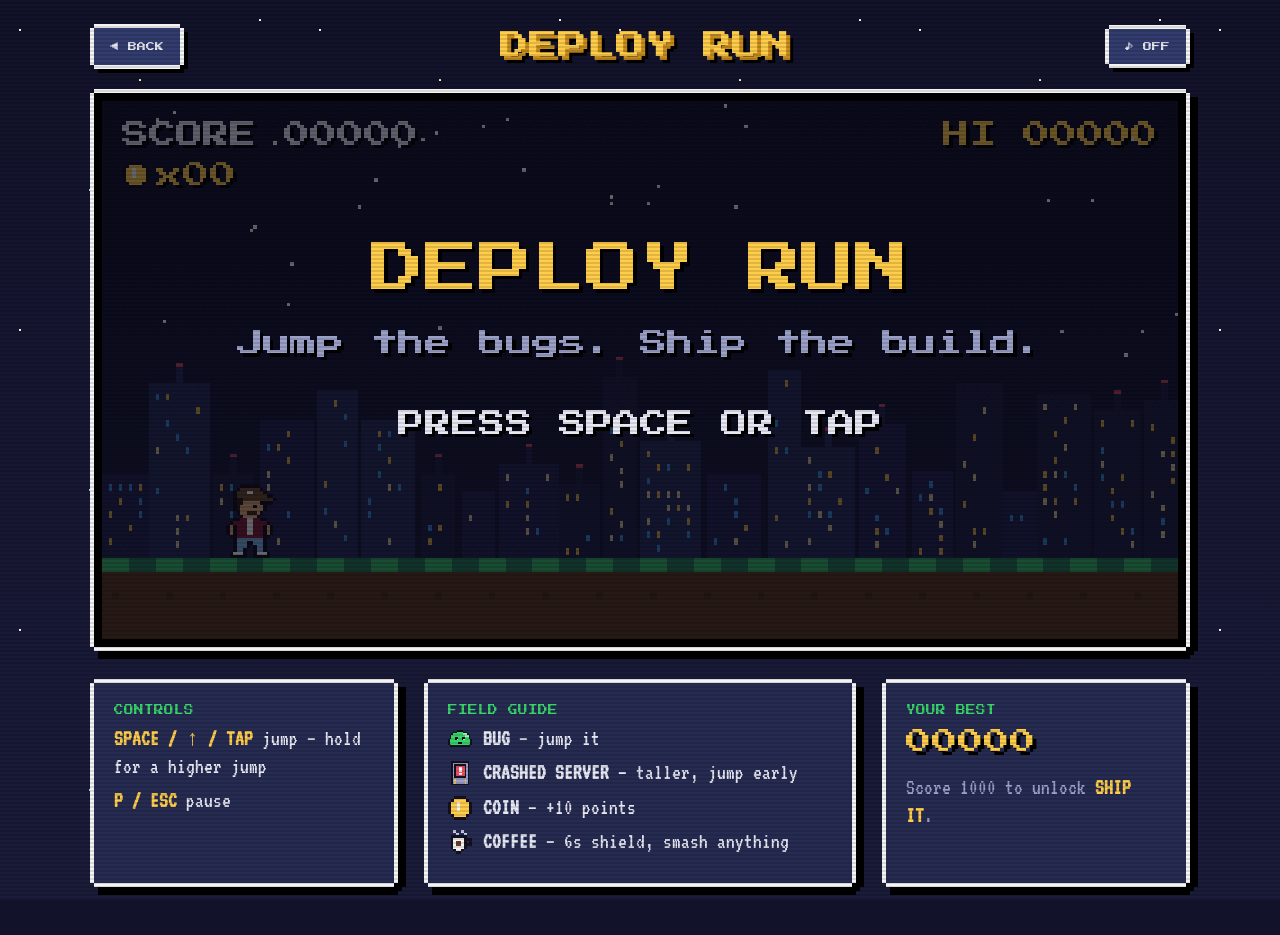
<file: game.html>
<!doctype html>
<html lang="en">
<head>
  <meta charset="utf-8" />
  <meta name="viewport" content="width=device-width, initial-scale=1" />
  <title>Deploy Run — Jameson Bagain</title>
  <meta name="description" content="Deploy Run: a tiny pixel runner from Jameson Bagain's portfolio. Jump the bugs, ship the build." />
  <link rel="icon" type="image/png" sizes="32x32" href="assets/icon-32.png" />
  <link rel="icon" type="image/png" sizes="180x180" href="assets/icon-circle-180.png" />
  <link rel="apple-touch-icon" href="assets/apple-touch-icon.png" />
  <link rel="preconnect" href="https://fonts.googleapis.com" />
  <link rel="preconnect" href="https://fonts.gstatic.com" crossorigin />
  <link href="https://fonts.googleapis.com/css2?family=Press+Start+2P&family=VT323&display=swap" rel="stylesheet" />
  <link rel="stylesheet" href="styles.css" />
  <!-- Umami analytics (cookieless) -->
  <script defer src="https://cloud.umami.is/script.js" data-website-id="95001d0a-5658-4602-acd8-d618714c005c" data-domains="jameson-hub.github.io"></script>
</head>
<body class="game-page">
  <div class="crt" aria-hidden="true"></div>

  <header class="game-bar wrap">
    <a class="btn" href="index.html#arcade">◀ BACK</a>
    <h1 class="game-title">DEPLOY RUN</h1>
    <button class="btn" id="sound-btn" type="button" aria-pressed="false">♪ OFF</button>
  </header>

  <main class="wrap">
    <div class="px-box game-frame">
      <canvas id="game" width="320" height="160" tabindex="0" aria-label="Deploy Run game. Press space or tap to jump."></canvas>
    </div>

    <div class="game-info">
      <div class="px-box">
        <p class="sub">CONTROLS</p>
        <p><b class="gold">SPACE / ↑ / TAP</b> jump — hold for a higher jump</p>
        <p><b class="gold">P / ESC</b> pause</p>
      </div>
      <div class="px-box">
        <p class="sub">FIELD GUIDE</p>
        <p class="guide"><img src="assets/sprites/slime.svg" alt="" /> <span><b>BUG</b> — jump it</span></p>
        <p class="guide"><img src="assets/sprites/server.svg" alt="" /> <span><b>CRASHED SERVER</b> — taller, jump early</span></p>
        <p class="guide"><img src="assets/sprites/coin.svg" alt="" /> <span><b>COIN</b> — +10 points</span></p>
        <p class="guide"><img src="assets/sprites/coffee.svg" alt="" /> <span><b>COFFEE</b> — 6s shield, smash anything</span></p>
      </div>
      <div class="px-box best-box">
        <p class="sub">YOUR BEST</p>
        <p class="best" id="best">00000</p>
        <p class="muted">Score 1000 to unlock <b class="gold">SHIP IT</b>.</p>
      </div>
    </div>
  </main>

  <script src="arcade.js"></script>
  <script src="game.js"></script>
</body>
</html>
</file>
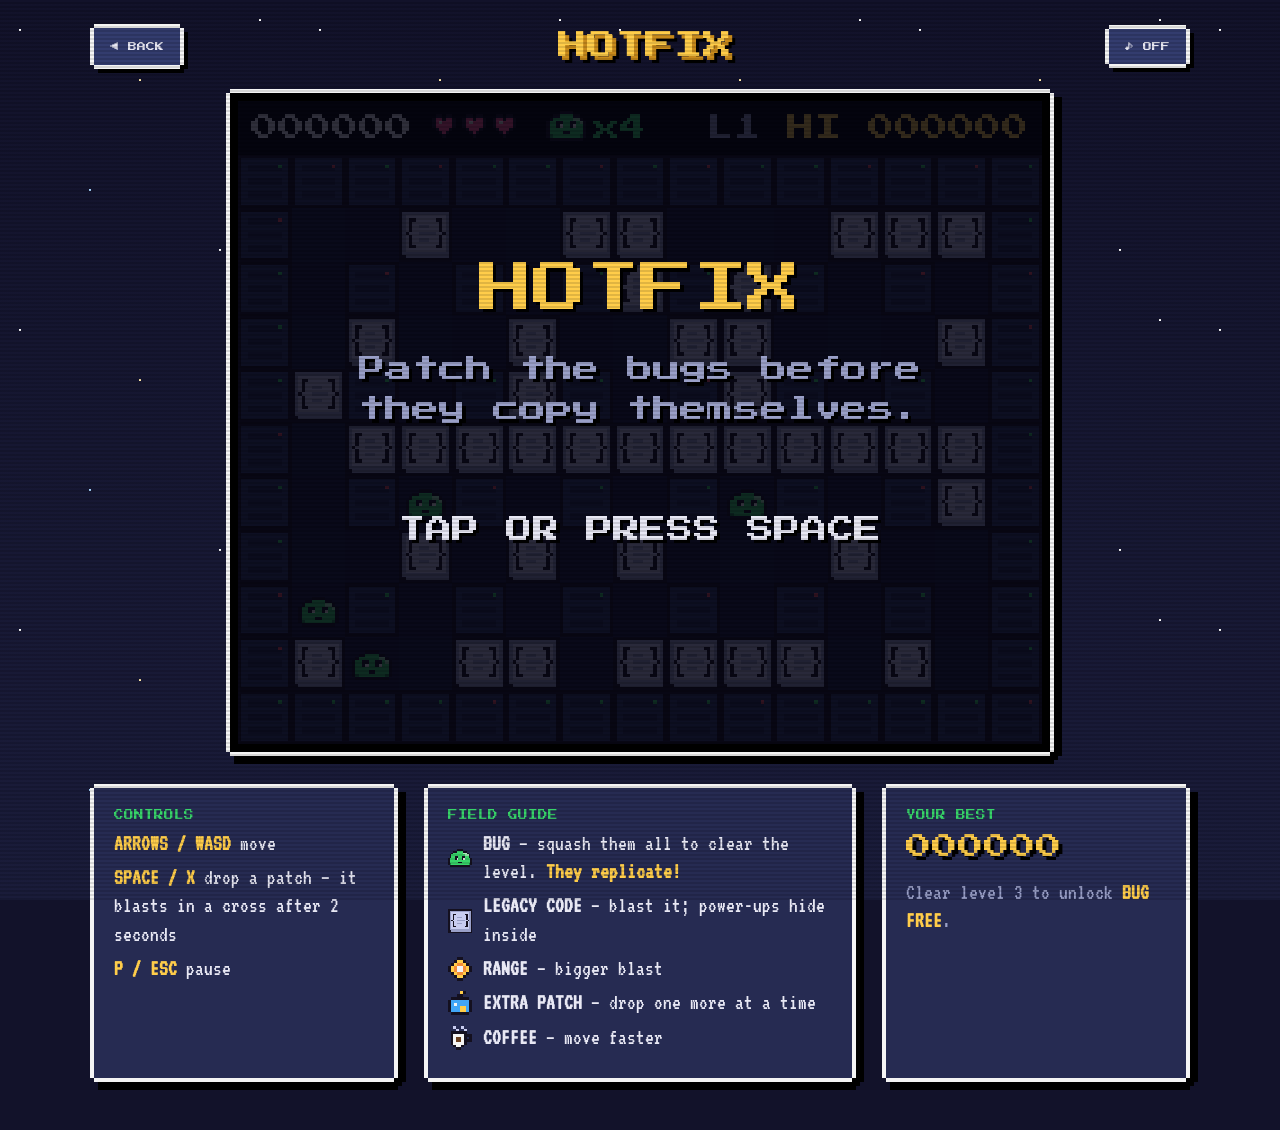
<file: hotfix.html>
<!doctype html>
<html lang="en">
<head>
  <meta charset="utf-8" />
  <meta name="viewport" content="width=device-width, initial-scale=1" />
  <title>Hotfix — Jameson Bagain</title>
  <meta name="description" content="Hotfix: a pixel maze game from Jameson Bagain's portfolio. Patch the bugs before they copy themselves." />
  <link rel="icon" type="image/png" sizes="32x32" href="assets/icon-32.png" />
  <link rel="icon" type="image/png" sizes="180x180" href="assets/icon-circle-180.png" />
  <link rel="apple-touch-icon" href="assets/apple-touch-icon.png" />
  <link rel="preconnect" href="https://fonts.googleapis.com" />
  <link rel="preconnect" href="https://fonts.gstatic.com" crossorigin />
  <link href="https://fonts.googleapis.com/css2?family=Press+Start+2P&family=VT323&display=swap" rel="stylesheet" />
  <link rel="stylesheet" href="styles.css" />
  <!-- Umami analytics (cookieless) -->
  <script defer src="https://cloud.umami.is/script.js" data-website-id="95001d0a-5658-4602-acd8-d618714c005c" data-domains="jameson-hub.github.io"></script>
</head>
<body class="game-page">
  <div class="crt" aria-hidden="true"></div>

  <header class="game-bar wrap">
    <a class="btn" href="index.html#arcade">◀ BACK</a>
    <h1 class="game-title">HOTFIX</h1>
    <button class="btn" id="sound-btn" type="button" aria-pressed="false">♪ OFF</button>
  </header>

  <main class="wrap">
    <div class="px-box game-frame hotfix-frame">
      <canvas id="game" width="240" height="192" tabindex="0" aria-label="Hotfix game. Arrow keys move, space drops a patch."></canvas>
    </div>

    <!-- Touch controls (shown on touch screens) -->
    <div class="touch-pad" aria-label="Touch controls">
      <div class="dpad">
        <button type="button" data-dir="arrowup" aria-label="Up">▲</button>
        <button type="button" data-dir="arrowleft" aria-label="Left">◀</button>
        <button type="button" data-dir="arrowright" aria-label="Right">▶</button>
        <button type="button" data-dir="arrowdown" aria-label="Down">▼</button>
      </div>
      <button type="button" class="patch-btn" id="patch-btn">PATCH</button>
    </div>

    <div class="game-info">
      <div class="px-box">
        <p class="sub">CONTROLS</p>
        <p><b class="gold">ARROWS / WASD</b> move</p>
        <p><b class="gold">SPACE / X</b> drop a patch — it blasts in a cross after 2 seconds</p>
        <p><b class="gold">P / ESC</b> pause</p>
      </div>
      <div class="px-box">
        <p class="sub">FIELD GUIDE</p>
        <p class="guide"><img src="assets/sprites/slime.svg" alt="" /> <span><b>BUG</b> — squash them all to clear the level. <b class="gold">They replicate!</b></span></p>
        <p class="guide"><img src="assets/sprites/hotfix-crate.svg" alt="" /> <span><b>LEGACY CODE</b> — blast it; power-ups hide inside</span></p>
        <p class="guide"><img src="assets/sprites/hotfix-range.svg" alt="" /> <span><b>RANGE</b> — bigger blast</span></p>
        <p class="guide"><img src="assets/sprites/hotfix-extra.svg" alt="" /> <span><b>EXTRA PATCH</b> — drop one more at a time</span></p>
        <p class="guide"><img src="assets/sprites/coffee.svg" alt="" /> <span><b>COFFEE</b> — move faster</span></p>
      </div>
      <div class="px-box best-box">
        <p class="sub">YOUR BEST</p>
        <p class="best" id="best">000000</p>
        <p class="muted">Clear level 3 to unlock <b class="gold">BUG FREE</b>.</p>
      </div>
    </div>
  </main>

  <script src="arcade.js"></script>
  <script src="hotfix.js"></script>
</body>
</html>
</file>
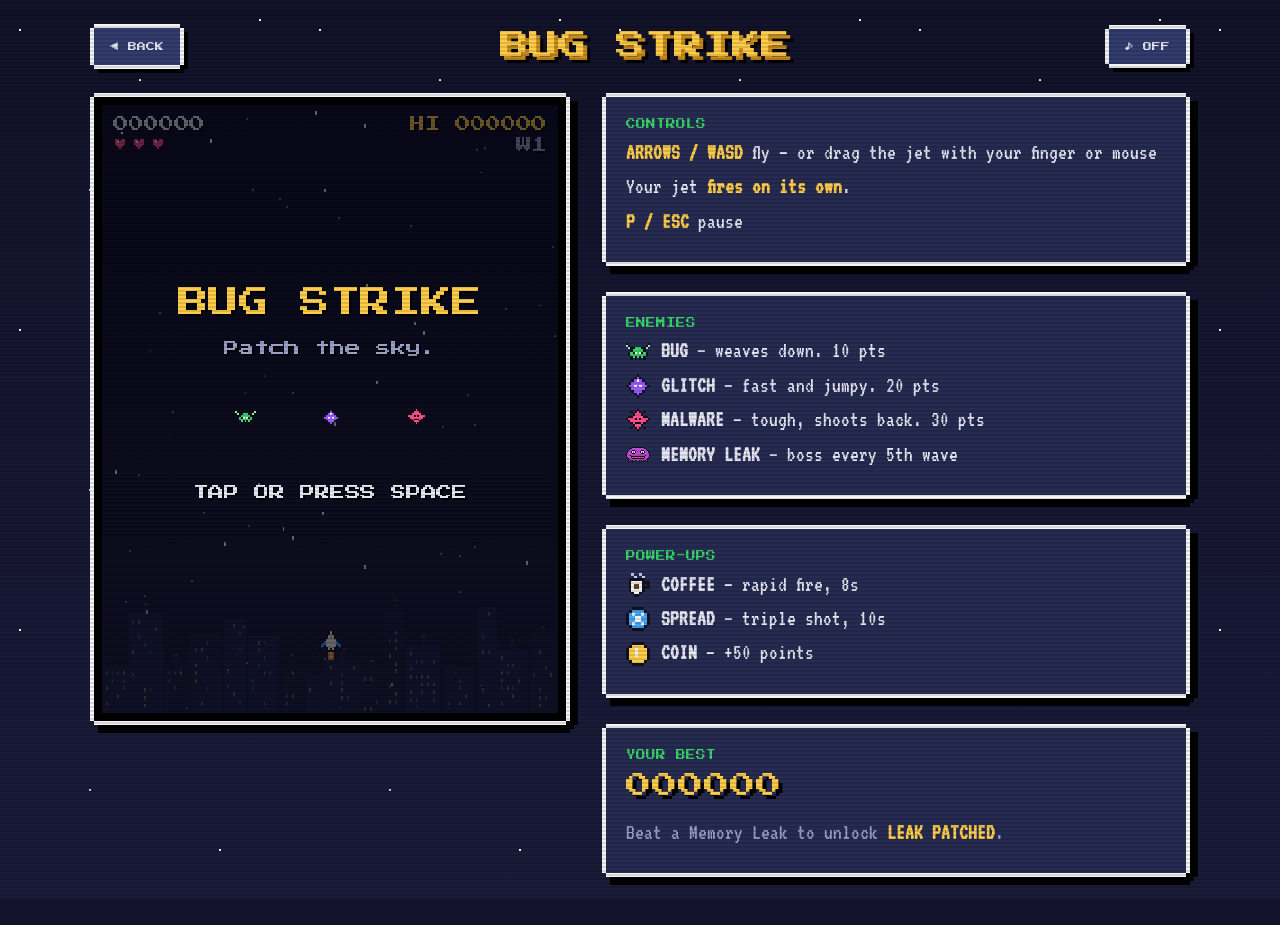
<file: jet.html>
<!doctype html>
<html lang="en">
<head>
  <meta charset="utf-8" />
  <meta name="viewport" content="width=device-width, initial-scale=1" />
  <title>Bug Strike — Jameson Bagain</title>
  <meta name="description" content="Bug Strike: a pixel fighter-jet shooter from Jameson Bagain's portfolio. Patch the sky." />
  <link rel="icon" type="image/png" sizes="32x32" href="assets/icon-32.png" />
  <link rel="icon" type="image/png" sizes="180x180" href="assets/icon-circle-180.png" />
  <link rel="apple-touch-icon" href="assets/apple-touch-icon.png" />
  <link rel="preconnect" href="https://fonts.googleapis.com" />
  <link rel="preconnect" href="https://fonts.gstatic.com" crossorigin />
  <link href="https://fonts.googleapis.com/css2?family=Press+Start+2P&family=VT323&display=swap" rel="stylesheet" />
  <link rel="stylesheet" href="styles.css" />
  <!-- Umami analytics (cookieless) -->
  <script defer src="https://cloud.umami.is/script.js" data-website-id="95001d0a-5658-4602-acd8-d618714c005c" data-domains="jameson-hub.github.io"></script>
</head>
<body class="game-page">
  <div class="crt" aria-hidden="true"></div>

  <header class="game-bar wrap">
    <a class="btn" href="index.html#arcade">◀ BACK</a>
    <h1 class="game-title">BUG STRIKE</h1>
    <button class="btn" id="sound-btn" type="button" aria-pressed="false">♪ OFF</button>
  </header>

  <main class="wrap jet-layout">
    <div class="px-box game-frame jet-frame">
      <canvas id="game" width="240" height="320" tabindex="0" aria-label="Bug Strike game. Tap or press space to start, then steer the jet."></canvas>
    </div>

    <div class="jet-info">
      <div class="px-box">
        <p class="sub">CONTROLS</p>
        <p><b class="gold">ARROWS / WASD</b> fly — or drag the jet with your finger or mouse</p>
        <p>Your jet <b class="gold">fires on its own</b>.</p>
        <p><b class="gold">P / ESC</b> pause</p>
      </div>
      <div class="px-box">
        <p class="sub">ENEMIES</p>
        <p class="guide"><img src="assets/sprites/jet-drone.svg" alt="" /> <span><b>BUG</b> — weaves down. 10 pts</span></p>
        <p class="guide"><img src="assets/sprites/jet-glitch.svg" alt="" /> <span><b>GLITCH</b> — fast and jumpy. 20 pts</span></p>
        <p class="guide"><img src="assets/sprites/jet-malware.svg" alt="" /> <span><b>MALWARE</b> — tough, shoots back. 30 pts</span></p>
        <p class="guide"><img src="assets/sprites/jet-boss.svg" alt="" /> <span><b>MEMORY LEAK</b> — boss every 5th wave</span></p>
      </div>
      <div class="px-box">
        <p class="sub">POWER-UPS</p>
        <p class="guide"><img src="assets/sprites/coffee.svg" alt="" /> <span><b>COFFEE</b> — rapid fire, 8s</span></p>
        <p class="guide"><img src="assets/sprites/jet-spread.svg" alt="" /> <span><b>SPREAD</b> — triple shot, 10s</span></p>
        <p class="guide"><img src="assets/sprites/coin.svg" alt="" /> <span><b>COIN</b> — +50 points</span></p>
      </div>
      <div class="px-box best-box">
        <p class="sub">YOUR BEST</p>
        <p class="best" id="best">000000</p>
        <p class="muted">Beat a Memory Leak to unlock <b class="gold">LEAK PATCHED</b>.</p>
      </div>
    </div>
  </main>

  <script src="arcade.js"></script>
  <script src="jet.js"></script>
</body>
</html>
</file>
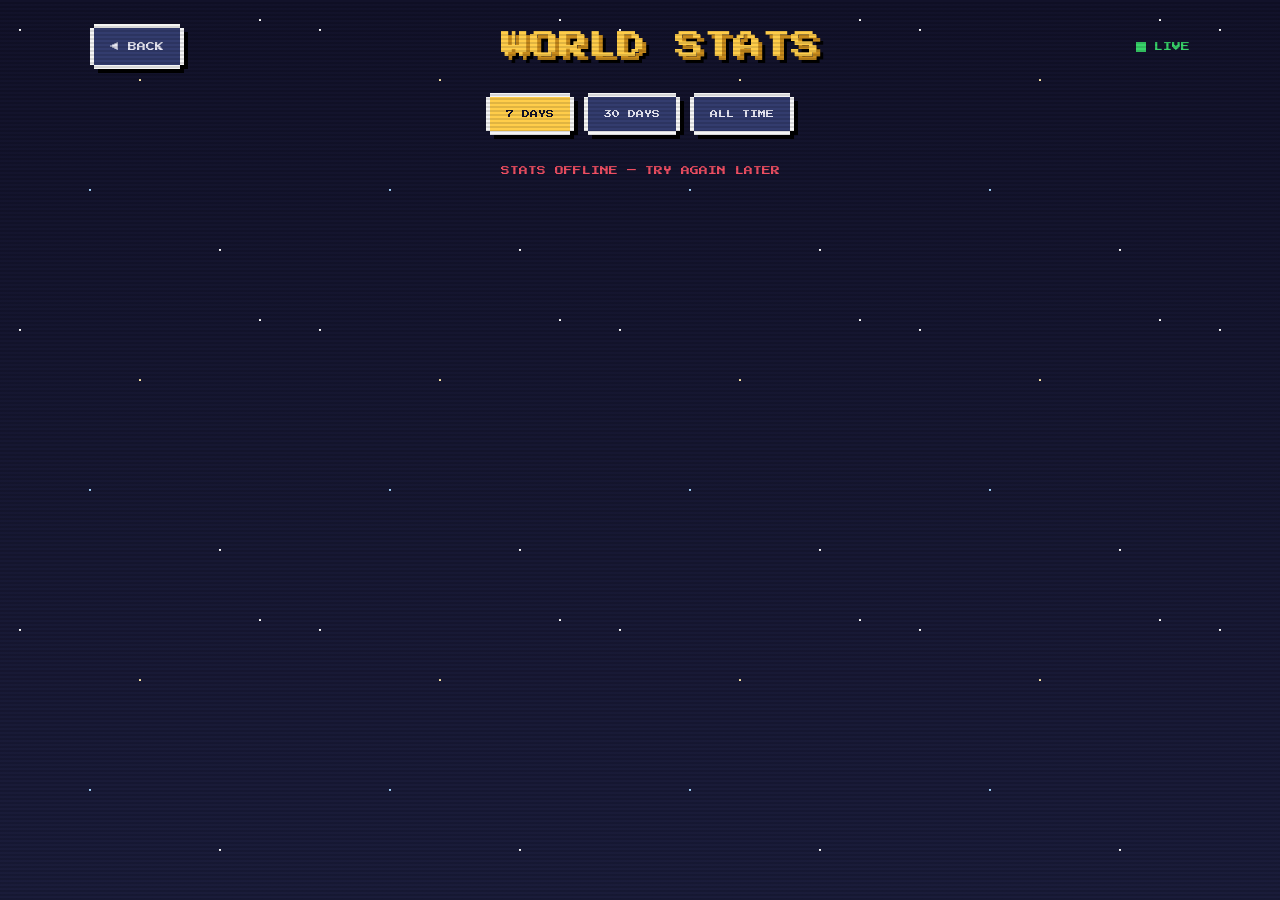
<file: stats.html>
<!doctype html>
<html lang="en">
<head>
  <meta charset="utf-8" />
  <meta name="viewport" content="width=device-width, initial-scale=1" />
  <title>World Stats — Jameson Bagain</title>
  <meta name="description" content="Live visitor stats for Jameson Bagain's pixel portfolio: players, page views, games played and where visitors come from." />
  <link rel="icon" type="image/png" sizes="32x32" href="assets/icon-32.png" />
  <link rel="icon" type="image/png" sizes="180x180" href="assets/icon-circle-180.png" />
  <link rel="apple-touch-icon" href="assets/apple-touch-icon.png" />
  <link rel="preconnect" href="https://fonts.googleapis.com" />
  <link rel="preconnect" href="https://fonts.gstatic.com" crossorigin />
  <link href="https://fonts.googleapis.com/css2?family=Press+Start+2P&family=VT323&display=swap" rel="stylesheet" />
  <link rel="stylesheet" href="styles.css" />
  <!-- Umami analytics (cookieless) -->
  <script defer src="https://cloud.umami.is/script.js" data-website-id="95001d0a-5658-4602-acd8-d618714c005c" data-domains="jameson-hub.github.io"></script>
</head>
<body class="game-page">
  <div class="crt" aria-hidden="true"></div>

  <header class="game-bar wrap">
    <a class="btn" href="index.html#arcade">◀ BACK</a>
    <h1 class="game-title">WORLD STATS</h1>
    <span class="live-tag"><span class="dot"></span> LIVE</span>
  </header>

  <main class="wrap stats-page">
    <div class="range" role="group" aria-label="Time range">
      <button class="btn" type="button" data-days="7" aria-pressed="true">7 DAYS</button>
      <button class="btn" type="button" data-days="30" aria-pressed="false">30 DAYS</button>
      <button class="btn" type="button" data-days="all" aria-pressed="false">ALL TIME</button>
    </div>

    <p class="form-status" id="stats-status" role="status">LOADING STATS...</p>

    <div id="stats-body" hidden>
      <dl class="tiles">
        <div class="px-box"><dt>PLAYERS</dt><dd data-tile="visitors">0</dd></div>
        <div class="px-box"><dt>VISITS</dt><dd data-tile="visits">0</dd></div>
        <div class="px-box"><dt>PAGE VIEWS</dt><dd data-tile="pageviews">0</dd></div>
        <div class="px-box"><dt>BOUNCE RATE</dt><dd data-tile="bounce">0%</dd></div>
        <div class="px-box"><dt>AVG VISIT</dt><dd data-tile="duration">0s</dd></div>
      </dl>

      <section class="px-box chart-box">
        <h2 class="panel-title">PAGE VIEWS PER DAY</h2>
        <div class="chart" id="chart"></div>
        <div class="chart-tip" id="chart-tip" hidden></div>
      </section>

      <section class="px-box map-box">
        <h2 class="panel-title">PLAYERS AROUND THE WORLD</h2>
        <canvas class="world" id="world" role="img" aria-label="World map of visitors"></canvas>
        <div class="scale" aria-hidden="true">FEWER <i class="s1"></i><i class="s2"></i><i class="s3"></i><i class="s4"></i> MORE</div>
        <div class="chart-tip" id="world-tip" hidden></div>
      </section>

      <section class="px-box heat-box">
        <h2 class="panel-title">BUSIEST HOURS <span class="muted" id="heat-tz"></span></h2>
        <div class="heat" id="heat" role="img"></div>
        <div class="scale" aria-hidden="true">FEWER <i class="s1"></i><i class="s2"></i><i class="s3"></i><i class="s4"></i> MORE</div>
        <div class="chart-tip" id="heat-tip" hidden></div>
      </section>

      <div class="lists">
        <section class="px-box"><h2 class="panel-title">TOP PAGES</h2><table class="rank" data-list="path"></table></section>
        <section class="px-box"><h2 class="panel-title">ACTIVITY</h2><table class="rank" data-list="event"></table></section>
        <section class="px-box"><h2 class="panel-title">COUNTRIES</h2><table class="rank" data-list="country"></table></section>
        <section class="px-box"><h2 class="panel-title">SOURCES</h2><table class="rank" data-list="referrer"></table></section>
        <section class="px-box"><h2 class="panel-title">DEVICES</h2><table class="rank" data-list="device"></table></section>
        <section class="px-box"><h2 class="panel-title">BROWSERS</h2><table class="rank" data-list="browser"></table></section>
      </div>

      <p class="muted stats-note">Cookieless analytics · no personal data stored · updates every visit</p>
    </div>
  </main>

  <script src="umami-share.js"></script>
  <script src="world-grid.js"></script>
  <script src="stats.js"></script>
</body>
</html>
</file>
<file: styles.css>
:root {
  --night: #12122a;
  --night-2: #1a1c3a;
  --panel: #262b52;
  --panel-2: #333c6e;
  --line: #f4f4f4;
  --text: #e8e8f4;
  --muted: #9aa0c8;
  --gold: #ffcd4a;
  --gold-dark: #c78a1c;
  --green: #38d46a;
  --blue: #41a6f6;
  --red: #ef4f63;
  --px: 4px;
  --font-px: "Press Start 2P", monospace;
  --font-body: "VT323", ui-monospace, monospace;
}

* { box-sizing: border-box; }
html { scroll-behavior: smooth; scroll-padding-top: 90px; }
body {
  margin: 0;
  color: var(--text);
  font-family: var(--font-body);
  font-size: 1.35rem;
  line-height: 1.3;
  overflow-x: hidden;
  background-color: var(--night);
  /* pixel starfield, tiled */
  background-image:
    radial-gradient(2px 2px at 20px 30px, #fff 50%, transparent 51%),
    radial-gradient(2px 2px at 140px 80px, #ffe9a8 50%, transparent 51%),
    radial-gradient(2px 2px at 260px 20px, #fff 50%, transparent 51%),
    radial-gradient(2px 2px at 90px 190px, #a8d8ff 50%, transparent 51%),
    radial-gradient(2px 2px at 220px 250px, #fff 50%, transparent 51%),
    linear-gradient(180deg, var(--night) 0%, var(--night-2) 100%);
  background-size: 300px 300px, 300px 300px, 300px 300px, 300px 300px, 300px 300px, 100% 100%;
  background-attachment: fixed;
}
img { max-width: 100%; display: block; }
a { color: var(--blue); }
::selection { background: var(--gold); color: var(--night); }
h1, h2, h3 { font-family: var(--font-px); font-weight: 400; margin: 0 0 .8rem; line-height: 1.4; }
h2 { font-size: clamp(1.1rem, 3vw, 1.7rem); color: var(--gold); text-shadow: 4px 4px 0 #000; }
h3 { font-size: .75rem; line-height: 1.6; }
p { margin: 0 0 .6rem; }

.wrap { width: min(1100px, 100% - 32px); margin-inline: auto; }
.section { padding: 5rem 0; }
.muted { color: var(--muted); }
.gold { color: var(--gold); }
.stage { font-family: var(--font-px); font-size: .6rem; color: var(--green); margin-bottom: .8rem; letter-spacing: 1px; }
.sub { font-family: var(--font-px); font-size: .6rem; color: var(--muted); margin: 1.5rem 0 1rem; line-height: 1.6; }

.skip-link { position: absolute; left: -999px; top: 8px; background: var(--gold); color: var(--night); padding: 8px 12px; z-index: 10000; }
.skip-link:focus { left: 8px; }

/* Pixel box: notched corners via stepped box-shadows */
.px-box {
  position: relative;
  background: var(--panel);
  margin: var(--px);
  padding: 1.25rem;
  box-shadow:
    0 calc(-1 * var(--px)) 0 0 var(--line),
    0 var(--px) 0 0 var(--line),
    calc(-1 * var(--px)) 0 0 0 var(--line),
    var(--px) 0 0 0 var(--line),
    var(--px) calc(var(--px) * 3) 0 0 #000,
    calc(var(--px) * 3) var(--px) 0 0 #000,
    calc(var(--px) * 2) calc(var(--px) * 2) 0 0 #000;
  transition: transform .1s steps(2);
}
article.px-box:hover, .steps .px-box:hover, .perks .px-box:hover { transform: translate(-2px, -4px); }

/* CRT scanlines */
.crt { pointer-events: none; position: fixed; inset: 0; z-index: 80; background: repeating-linear-gradient(to bottom, transparent 0 2px, rgba(0,0,0,.12) 2px 4px); }

/* title screen */
.splash { position: fixed; inset: 0; z-index: 9999; background: var(--night); display: grid; place-items: center; cursor: pointer; text-align: center; transition: opacity .3s steps(3); }
.splash.hide { opacity: 0; pointer-events: none; }
.splash-title { font-family: var(--font-px); font-size: clamp(1.8rem, 7vw, 3.6rem); line-height: 1.3; color: var(--gold); text-shadow: 6px 6px 0 var(--gold-dark), 10px 10px 0 #000; margin-bottom: 1.5rem; }
.splash-sub { font-family: var(--font-px); font-size: .7rem; color: var(--blue); margin-bottom: 3rem; }
.splash-foot { color: var(--muted); margin-top: 3rem; }
.blink { font-family: var(--font-px); font-size: .9rem; animation: blink 1s steps(1) infinite; }
.blink.small { font-size: .65rem; }
@keyframes blink { 50% { opacity: 0; } }

/* HUD */
.hud { position: fixed; top: 12px; left: 50%; translate: -50% 0; z-index: 60; display: flex; align-items: center; gap: 1.4rem; padding: .7rem 1.4rem; background: #000c; font-family: var(--font-px); font-size: .55rem; box-shadow: 0 -4px 0 var(--line), 0 4px 0 var(--line), -4px 0 0 var(--line), 4px 0 0 var(--line); white-space: nowrap; }
.hud-player { display: flex; align-items: center; gap: .5rem; }
.hud-1up { color: var(--red); animation: blink 1.2s steps(1) infinite; }
.hearts { display: inline-flex; gap: 3px; color: var(--red); }
.hearts svg, .ico { width: 14px; height: 12px; }
.hud-nav { display: flex; gap: .5rem; }
.hud-nav a, .pad a { color: var(--text); text-decoration: none; padding: .35rem .5rem; position: relative; }
.hud-nav a { padding-left: 1.15rem; }
.hud-nav a::before { content: "▶"; color: var(--gold); position: absolute; left: .4rem; opacity: 0; }
.hud-nav a:hover, .hud-nav a.active { color: var(--gold); }
.hud-nav a:hover::before, .hud-nav a.active::before { opacity: 1; }
.hud-cv { background: var(--gold); color: var(--night); padding: .35rem .55rem; text-decoration: none; }
.hud-cv:hover { background: var(--text); }
.pad { display: none; position: fixed; bottom: 12px; left: 16px; right: 16px; z-index: 60; background: #000d; font-family: var(--font-px); font-size: .5rem; box-shadow: 0 -4px 0 var(--line), 0 4px 0 var(--line), -4px 0 0 var(--line), 4px 0 0 var(--line); }
.pad a { flex: 1; text-align: center; padding: 1rem 0; }
.pad a.active { background: var(--gold); color: var(--night); }

/* buttons, chips, tags */
.btn { display: inline-block; font-family: var(--font-px); font-size: .65rem; color: var(--text); text-decoration: none; background: var(--panel-2); padding: 1rem 1.2rem; border: 0; cursor: pointer; box-shadow: 0 -4px 0 var(--line), 0 4px 0 var(--line), -4px 0 0 var(--line), 4px 0 0 var(--line), 4px 8px 0 #000, 8px 4px 0 #000; margin: 4px; }
.btn:hover { transform: translate(0, -2px); }
.btn:active { transform: translate(4px, 4px); box-shadow: 0 -4px 0 var(--line), 0 4px 0 var(--line), -4px 0 0 var(--line), 4px 0 0 var(--line); }
.btn-gold { background: var(--gold); color: var(--night); }
.chips { display: flex; flex-wrap: wrap; gap: .5rem; margin-top: .8rem; }
.chip { display: inline-flex; align-items: center; gap: .4rem; font-size: 1.1rem; padding: .05rem .5rem; background: var(--night); color: var(--text); box-shadow: 0 0 0 2px var(--muted); }
.tag { display: inline-block; font-family: var(--font-px); font-size: .5rem; padding: .35rem .5rem; color: var(--night); margin: 0; }
.tag-gold { background: var(--gold); }
.tag-green { background: var(--green); }
.tag-blue { background: var(--blue); }
.dot { width: 10px; height: 10px; background: var(--green); display: inline-block; animation: blink 1.4s steps(1) infinite; }

/* hero */
.hero { min-height: min(100svh, 900px); display: flex; align-items: center; padding: 7rem 0 3rem; }
.hero-grid { display: grid; grid-template-columns: 1.4fr 1fr; gap: 3rem; align-items: center; }
.hero h1 { font-size: clamp(2rem, 6vw, 3.8rem); text-shadow: 6px 6px 0 #000; }
.hero h1 .gold { text-shadow: 6px 6px 0 var(--gold-dark), 10px 10px 0 #000; }
.class-line { font-family: var(--font-px); font-size: .6rem; color: var(--muted); line-height: 1.8; }
.class-line b { color: var(--text); font-weight: 400; }
.bars { display: grid; gap: .55rem; margin: 1.2rem 0 1.4rem; max-width: 440px; }
.bar { display: grid; grid-template-columns: 7.5rem 1fr; align-items: center; gap: .8rem; font-family: var(--font-px); font-size: .5rem; }
.bar i { display: block; height: 14px; background: var(--night); box-shadow: 0 0 0 2px var(--line); position: relative; overflow: hidden; }
.bar i::after { content: ""; position: absolute; inset: 0; width: 0; background: repeating-linear-gradient(90deg, var(--green) 0 10px, transparent 10px 12px); transition: width 1.2s steps(12); }
.in .bar i::after, .hero .bar i.go::after { width: var(--v); }
.lead { font-size: 1.45rem; max-width: 58ch; }
.cta { display: flex; gap: 1rem; flex-wrap: wrap; margin-top: 1.6rem; }

.portrait { margin: var(--px); padding: .75rem; }
.portrait img { width: 100%; aspect-ratio: 3/4; object-fit: cover; }
.portrait .pixelated { image-rendering: pixelated; position: absolute; inset: .75rem; width: calc(100% - 1.5rem); height: auto; z-index: 1; transition: opacity .3s steps(4); }
.portrait:hover .pixelated, .portrait:focus-within .pixelated { opacity: 0; }
.portrait figcaption { font-family: var(--font-px); font-size: .5rem; color: var(--muted); margin-top: .75rem; text-align: center; }

/* grids */
.grid-3 { display: grid; grid-template-columns: repeat(3, 1fr); gap: 1.6rem; margin-top: 1.5rem; }
.ability header { margin-bottom: 1rem; }
.ability p, .steps p, .perks p { color: var(--muted); }
.steps { list-style: none; padding: 0; margin: 1.5rem 0 0; display: grid; grid-template-columns: repeat(4, 1fr); gap: 1.6rem; }
.step-n { font-family: var(--font-px); font-size: .55rem; color: var(--blue); display: block; margin-bottom: 1rem; }

/* about */
.about-grid { display: grid; grid-template-columns: 1fr 2fr; gap: 3rem; margin-top: 1.5rem; align-items: start; }
.about-photo img { aspect-ratio: 1; }
.dialog { background: #0b0c22; }
.dialog p { font-size: 1.45rem; }
.dialog-next { position: absolute; right: 1rem; bottom: .5rem; color: var(--gold); animation: blink 1s steps(1) infinite; font-size: 1rem; }
.stats { display: grid; grid-template-columns: repeat(4, 1fr); gap: 1.4rem; margin: 1.8rem 0 0; }
.stats .px-box { padding: 1rem .5rem; text-align: center; }
.stats dt { font-family: var(--font-px); font-size: .45rem; color: var(--muted); }
.stats dd { margin: .6rem 0 0; font-family: var(--font-px); font-size: 1.4rem; color: var(--gold); }
.perks-title { font-family: var(--font-px); font-size: .6rem; color: var(--muted); margin: 2rem 0 0; }
.perks { margin-top: 1rem; }
.perks h3 { display: flex; align-items: center; gap: .5rem; font-size: .6rem; color: var(--gold); }
.status { font-family: var(--font-px); font-size: .5rem; margin-top: 1.8rem; display: flex; align-items: center; gap: .6rem; color: var(--green); }

/* quest log */
.quests { list-style: none; padding: 0; margin: 1.5rem 0 0; display: grid; gap: 1.6rem; }
.quest-head { display: flex; justify-content: space-between; align-items: center; gap: .8rem; flex-wrap: wrap; margin-bottom: .9rem; }
.quest h3 .muted { font-family: var(--font-body); font-size: 1.3rem; }
.quest p { color: var(--muted); margin: 0; }
.quest-active { background: var(--panel-2); }
.quest-active::after { content: ""; position: absolute; left: -1.5rem; top: 1.2rem; border: 8px solid transparent; border-left-color: var(--gold); animation: blink 1s steps(1) infinite; }

/* inventory */
.slots { display: grid; grid-template-columns: repeat(auto-fill, minmax(130px, 1fr)); gap: 10px; }
.slot img, .slot .pix-ico { width: 30px; height: 30px; object-fit: contain; filter: drop-shadow(2px 2px 0 #000); transition: transform .1s steps(2); }
.slot:hover img, .slot:hover .pix-ico { transform: translateY(-3px); }
.slot { display: grid; place-items: center; align-content: center; gap: .45rem; min-height: 92px; padding: .4rem; text-align: center; font-size: 1.25rem; background: var(--night); box-shadow: inset 0 0 0 2px var(--panel-2), inset 4px 4px 0 #000; transition: background .1s; cursor: default; }
.slot:hover { background: var(--panel-2); color: var(--gold); box-shadow: inset 0 0 0 2px var(--gold); }
.slots-equipped .slot { background: var(--panel); box-shadow: inset 0 0 0 2px var(--gold), inset 4px 4px 0 #0006; position: relative; }
.slots-equipped .slot::after { content: "E"; position: absolute; top: 4px; right: 6px; font-family: var(--font-px); font-size: .45rem; color: var(--gold); }

/* trophies */
.trophies { display: grid; grid-template-columns: repeat(2, 1fr); gap: 1.8rem; }
.trophy { display: grid; grid-template-columns: 56px 1fr; gap: 1.2rem; align-items: start; }
.trophy:last-child:nth-child(odd) { grid-column: 1 / -1; }
.trophy-ico { width: 56px; height: 56px; color: var(--gold); filter: drop-shadow(4px 4px 0 #000); }
.trophy:hover .trophy-ico { animation: bounce .4s steps(2) 2; }
@keyframes bounce { 50% { translate: 0 -6px; } }
.trophy .tag { margin-bottom: .9rem; }
.trophy p:not(.tag) { color: var(--muted); }

/* contact */
.contact-grid { display: grid; grid-template-columns: 1fr 1.3fr; gap: 3rem; margin-top: 1.5rem; align-items: start; }
.contact-list { list-style: none; padding: 0; margin: 0 0 1.2rem; display: grid; gap: .9rem; font-size: 1.4rem; }
.contact-list .muted { display: inline-block; width: 7rem; font-family: var(--font-px); font-size: .5rem; }
.form { display: grid; gap: 1.2rem; }
.form label { display: grid; gap: .5rem; font-family: var(--font-px); font-size: .55rem; color: var(--gold); }
.form input, .form textarea { font: 1.4rem var(--font-body); color: var(--text); background: var(--night); border: 0; padding: .55rem .7rem; box-shadow: inset 0 0 0 2px var(--panel-2); resize: vertical; }
.form input:focus, .form textarea:focus { outline: none; box-shadow: inset 0 0 0 2px var(--gold); }
.form input::placeholder, .form textarea::placeholder { color: #5d6390; }
.form button { justify-self: start; }
.form button:disabled { opacity: .6; cursor: wait; }
.form .honey { position: absolute; left: -9999px; }
.form-status { font-family: var(--font-px); font-size: .55rem; line-height: 1.8; min-height: 1em; margin: 0; color: var(--muted); }
.form-status.ok { color: var(--green); }
.form-status.err { color: var(--red); }

/* footer */
.footer { position: relative; text-align: center; padding: 4rem 0 7rem; margin-top: 3rem; background: #2a1f14; }
.ground { position: absolute; left: 0; right: 0; top: -24px; height: 24px; background:
  linear-gradient(90deg, #38b764 0 16px, #257953 16px 32px) 0 0 / 32px 12px repeat-x,
  linear-gradient(#5a3a1e, #5a3a1e) 0 12px / 100% 12px no-repeat; }
.thanks { font-family: var(--font-px); font-size: clamp(1rem, 3vw, 1.5rem); color: var(--gold); text-shadow: 4px 4px 0 #000; margin-bottom: 1.2rem; }
.footer .blink a { color: var(--gold); }
.footer-links { display: flex; justify-content: center; flex-wrap: wrap; gap: 1.2rem; margin: 2rem 0 1.2rem; font-family: var(--font-px); font-size: .5rem; }
.footer-links a { color: var(--text); text-decoration: none; }
.footer-links a:hover { color: var(--gold); }

/* reveal on scroll */
.reveal { opacity: 0; translate: 0 24px; transition: opacity .4s steps(4), translate .4s steps(4); }
.reveal.in { opacity: 1; translate: 0 0; }

@media (max-width: 1000px) {
}
@media (max-width: 860px) {
  .hud { display: none; }
  .pad { display: flex; }
  .hero { padding-top: 3rem; }
  .hero-grid, .about-grid, .contact-grid, .trophies { grid-template-columns: 1fr; }
  .portrait { max-width: 320px; }
  .grid-3 { grid-template-columns: 1fr; }
  .steps, .stats { grid-template-columns: repeat(2, 1fr); }
  .section { padding: 3.5rem 0; }
  .quest-active::after { display: none; }
}

@media (prefers-reduced-motion: reduce) {
  *, *::before, *::after { animation: none !important; transition: none !important; scroll-behavior: auto !important; }
  .reveal { opacity: 1; translate: none; }
}

/* Side characters: live in the gutters beside the content on wide screens */
.section { position: relative; }
.sprite { position: absolute; z-index: 2; display: none; image-rendering: pixelated; cursor: pointer; filter: drop-shadow(4px 4px 0 #0008); animation: idle 1.2s steps(1) infinite; }
.sprite.l { left: calc((100% - 1100px) / 4 - var(--w) / 2 + var(--x, 0px)); }
.sprite.r { right: calc((100% - 1100px) / 4 - var(--w) / 2 - var(--x, 0px)); }
.sprite-slime { --w: 70px; width: 70px; animation: squish .8s steps(1) infinite; transform-origin: bottom; }
.sprite-robot { --w: 70px; width: 70px; }
.sprite-ghost { --w: 60px; width: 60px; animation: float 2.4s steps(6) infinite alternate; opacity: .85; }
.sprite-ghost[data-delay] { animation-delay: -1.2s; transform: scaleX(-1); }
.sprite-chest { --w: 70px; width: 70px; }
.sprite-cat { --w: 70px; width: 70px; transform: scaleX(-1); }
.sprite-coin { --w: 32px; width: 32px; animation: spin 1s steps(4) infinite; animation-delay: var(--d, 0s); }
.sprite.jump { animation: jump .5s steps(5); }
@keyframes idle { 50% { translate: 0 -4px; } }
@keyframes squish { 50% { scale: 1.12 .85; } }
@keyframes float { to { translate: 0 -24px; } }
@keyframes spin { 25% { scale: .6 1; } 50% { scale: .15 1; } 75% { scale: .6 1; } }
@keyframes jump { 40% { translate: 0 -48px; } 100% { translate: 0 0; } }

.companion { position: fixed; left: 24px; bottom: 20px; z-index: 70; width: 64px; image-rendering: pixelated; display: none; filter: drop-shadow(4px 4px 0 #0008); pointer-events: none; }
.companion.flip { transform: scaleX(-1); }
.companion.walk { animation: walk .3s steps(1) infinite; }
@keyframes walk { 50% { translate: 0 -4px; } }

@media (min-width: 1360px) {
  .sprite, .companion { display: block; }
}

/* Pixel cursor */
html { cursor: url("assets/sprites/cursor.svg") 0 0, auto; }
a, button, .sprite, .pickup, .slot, label, summary { cursor: url("assets/sprites/cursor-hand.svg") 8 0, pointer; }
input, textarea { cursor: text; }

/* Hero night city */
.hero { position: relative; overflow: hidden; }
.hero .wrap { position: relative; z-index: 1; }
.skyline { position: absolute; left: 0; right: 0; bottom: 0; height: 192px; background: url("assets/sprites/skyline.svg") repeat-x left bottom / 960px 192px; image-rendering: pixelated; opacity: .75; pointer-events: none; }
.skyline::after { content: ""; position: absolute; inset: 0; background: linear-gradient(to top, var(--night-2), transparent 70%); }
.moon { position: absolute; top: 110px; right: 6%; width: 50px; image-rendering: pixelated; filter: drop-shadow(0 0 12px #ffe9a866); }

/* HUD extras */
.hud-coins { display: flex; align-items: center; gap: .35rem; color: var(--gold); }
.hud-coins img { width: 14px; height: 14px; }
.hud-coins.bump { animation: bump .3s steps(3); }
@keyframes bump { 50% { transform: translateY(-4px) scale(1.2); } }
.hud-btn { font: inherit; color: var(--text); background: var(--panel-2); border: 0; padding: .35rem .5rem; }
.hud-btn:hover, .hud-btn[aria-pressed="true"] { background: var(--green); color: var(--night); }
.pad button { flex: 0 0 3.2rem; font: inherit; color: var(--night); background: var(--gold); border: 0; }

/* Coin pickups next to headings */
.pickup { background: none; border: 0; padding: 0 0 0 .4rem; vertical-align: middle; animation: spin 1s steps(4) infinite, idle 1.2s steps(1) infinite; }
.pickup img { width: 22px; height: 22px; image-rendering: pixelated; filter: drop-shadow(2px 2px 0 #000); }
.pickup.got, .sprite-coin.got { animation: grab .45s steps(5) forwards; pointer-events: none; }
@keyframes grab { 50% { translate: 0 -40px; opacity: 1; } 100% { translate: 0 -60px; opacity: 0; } }

/* Achievement toasts */
.toasts { position: fixed; top: 76px; right: 20px; z-index: 90; display: grid; gap: 14px; justify-items: end; pointer-events: none; }
.toast { display: flex; align-items: center; gap: .8rem; padding: .75rem 1rem; background: #0b0c22; animation: toastIn .3s steps(3); }
.toast.out { animation: toastOut .4s steps(3) forwards; }
.toast-ico { width: 30px; height: 30px; color: var(--gold); flex: none; }
.toast-label { font-family: var(--font-px); font-size: .45rem; color: var(--green); margin: 0 0 .35rem; }
.toast-title { font-family: var(--font-px); font-size: .6rem; color: var(--gold); margin: 0; }
@keyframes toastIn { from { translate: 120% 0; } }
@keyframes toastOut { to { translate: 120% 0; } }

/* Pause menu */
.pause { position: fixed; inset: 0; z-index: 95; display: grid; place-items: center; background: #05061299; padding: 16px; }
.pause[hidden] { display: none; }
body.paused .sprite, body.paused .pickup, body.paused .companion { animation-play-state: paused; }
.pause-box { width: min(440px, 100%); max-height: calc(100svh - 48px); overflow: auto; background: #0b0c22; text-align: center; }
.pause-title { font-family: var(--font-px); font-size: 1.4rem; color: var(--gold); text-shadow: 4px 4px 0 #000; animation: blink 1s steps(1) infinite; margin: .5rem 0 1.5rem; }
.pause-menu { display: grid; gap: .3rem; margin-bottom: 1rem; }
.pause-menu a, .pause-menu button { font-family: var(--font-px); font-size: .6rem; color: var(--text); text-decoration: none; background: none; border: 0; padding: .6rem; }
.pause-menu a:hover, .pause-menu button:hover, .pause-menu a:focus-visible, .pause-menu button:focus-visible { color: var(--night); background: var(--gold); outline: none; }
.ach-list { list-style: none; padding: 0; margin: 0 0 1rem; display: grid; gap: .4rem; text-align: left; }
.ach-list li { display: grid; grid-template-columns: 1.4rem 1fr; column-gap: .5rem; padding: .45rem .6rem; background: var(--night); opacity: .55; }
.ach-list li.got { opacity: 1; box-shadow: inset 0 0 0 2px var(--gold); }
.ach-list span { grid-row: span 2; color: var(--gold); font-size: 1.4rem; }
.ach-list b { font-family: var(--font-px); font-size: .5rem; font-weight: 400; color: var(--gold); }
.ach-list em { font-style: normal; font-size: 1.1rem; color: var(--muted); }
.pause-hint { font-family: var(--font-px); font-size: .45rem; }

@media (max-width: 860px) {
  .skyline { height: 128px; background-size: 640px 128px; }
  .moon { top: 24px; width: 36px; }
  .toasts { top: 16px; right: 12px; left: 12px; justify-items: stretch; }
}

/* ---------- Deploy Run page ---------- */
.game-page { padding: 1.5rem 0 3rem; }
.game-bar { display: flex; align-items: center; justify-content: space-between; gap: 1rem; margin-bottom: 1.5rem; }
.game-title { font-size: clamp(1rem, 3.5vw, 1.8rem); color: var(--gold); text-shadow: 4px 4px 0 var(--gold-dark), 7px 7px 0 #000; margin: 0; text-align: center; }
.game-bar .btn { font-size: .55rem; padding: .8rem 1rem; }
.game-frame { padding: 8px; background: #000; }
#game { display: block; width: 100%; aspect-ratio: 2 / 1; image-rendering: pixelated; touch-action: manipulation; outline: none; }
#game:focus-visible { box-shadow: 0 0 0 3px var(--gold); }
.game-info { display: grid; grid-template-columns: 1fr 1.4fr 1fr; gap: 1.6rem; margin-top: 2rem; }
.game-info .sub { margin-top: 0; color: var(--green); }
.game-info p { margin-bottom: .4rem; }
.guide { display: flex; align-items: center; gap: .7rem; }
.guide img { width: 24px; height: 24px; object-fit: contain; image-rendering: pixelated; flex: none; }
.best { font-family: var(--font-px); font-size: 1.6rem; color: var(--gold); text-shadow: 4px 4px 0 #000; margin: .3rem 0 1rem !important; }

/* Arcade teaser on the main page */
.arcade { display: grid; grid-template-columns: 1.2fr 1fr; gap: 2.5rem; align-items: center; margin-top: 1.5rem; }
.arcade-screen { position: relative; display: block; padding: 8px; background: #000; text-decoration: none; }
.arcade-screen img { width: 100%; aspect-ratio: 2 / 1; object-fit: cover; image-rendering: pixelated; }
.arcade-screen .play { position: absolute; inset: 8px; display: grid; place-items: center; font-family: var(--font-px); font-size: .9rem; color: var(--gold); text-shadow: 3px 3px 0 #000; background: #0006; }
.arcade-screen:hover .play { background: #0003; }
.arcade-screen .play span { animation: blink 1s steps(1) infinite; }

@media (max-width: 860px) {
  .game-info, .arcade { grid-template-columns: 1fr; }
  .game-bar .btn { font-size: .45rem; padding: .7rem .7rem; }
}
.trophy-link { display: inline-block; margin: 1rem 1.2rem 0 0; font-family: var(--font-px); font-size: .5rem; line-height: 1.6; color: var(--gold); text-decoration: none; }
.trophy-link:hover { color: var(--night); background: var(--gold); }

/* Cartridges: my own App Store apps */
.carts { display: grid; grid-template-columns: repeat(3, 1fr); gap: 2rem; }
.cart { position: relative; display: flex; flex-direction: column; padding: 34px 18px 18px; background: #5d6390; clip-path: polygon(0 12px, 12px 0, calc(100% - 12px) 0, 100% 12px, 100% 100%, 0 100%); box-shadow: inset -6px -6px 0 #3d4270, inset 6px 6px 0 #8a90c0; transition: transform .1s steps(2); }
.cart::before { content: ""; position: absolute; top: 10px; left: 24px; right: 24px; height: 12px; background: repeating-linear-gradient(90deg, #3d4270 0 6px, transparent 6px 12px); }
.cart:hover { transform: translateY(-6px); }
.cart-label { flex: 1; padding: 1.1rem; background: var(--panel); box-shadow: inset 0 0 0 3px #000; }
.cart-icon { width: 84px; height: 84px; border-radius: 18px; margin-bottom: 1rem; box-shadow: 4px 4px 0 #000; }
.cart-icon.pixel { border-radius: 0; image-rendering: pixelated; }
.cart .tag { margin-bottom: .8rem; }
.cart-genre { font-family: var(--font-px); font-size: .45rem; color: var(--blue); line-height: 1.6; }
.cart-label p:last-child { color: var(--muted); margin-bottom: 0; }
.cart-btn { margin: 1.1rem 4px 4px; text-align: center; font-size: .55rem; }
.cart-locked { filter: grayscale(.5); }
.cart-locked .cart-btn { cursor: not-allowed; opacity: .7; }
.cart-locked .cart-icon { animation: idle 1.2s steps(1) infinite; }
@media (max-width: 860px) {
  .carts { grid-template-columns: 1fr; }
}
@media (max-width: 1300px) and (min-width: 861px) {
  .hud { gap: .6rem; font-size: .5rem; }
  .hud-player { display: none; }
  .hud { padding: .55rem 1rem; }
  .hud-nav { gap: .1rem; }
  .hud-nav a { padding: .35rem .3rem .35rem .95rem; }
  .hud-nav a::before { left: .2rem; }
}
.hud > * { flex-shrink: 0; }
.stats, .steps, .grid-3, .carts, .trophies { grid-template-columns: repeat(var(--cols, 1), minmax(0, 1fr)); }
.stats { --cols: 4; }
.steps { --cols: 4; }
.grid-3, .carts { --cols: 3; }
.trophies { --cols: 2; }
@media (max-width: 860px) {
  .stats, .steps { --cols: 2; }
  .grid-3, .carts, .trophies { --cols: 1; }
}
@media (max-width: 400px) {
  .stats, .steps { gap: 1rem; }
  .stats dt { font-size: .4rem; }
  .px-box { padding: 1rem; }
}
.pad a { min-width: 0; padding: 1rem .2rem; }
@media (max-width: 400px) {
  .pad { font-size: .42rem; left: 10px; right: 10px; }
  .pad button { flex-basis: 2.6rem; }
  .game-title { font-size: .85rem; }
  .game-bar .btn { font-size: .4rem; padding: .6rem .55rem; }
}
@media (max-width: 600px) {
  .slots { grid-template-columns: repeat(auto-fill, minmax(86px, 1fr)); gap: 8px; }
  .slot { min-height: 78px; font-size: 1.05rem; gap: .3rem; }
  .slot img, .slot .pix-ico { width: 24px; height: 24px; }
  .contact-list li { display: grid; gap: .2rem; }
  .contact-list .muted { width: auto; }
}
@media (max-width: 500px) {
  .trophy { grid-template-columns: 36px 1fr; gap: .8rem; }
  .trophy-ico { width: 36px; height: 36px; }
}

/* Bug Strike page: portrait screen beside the guide */
.jet-layout { display: grid; grid-template-columns: minmax(0, 480px) minmax(0, 1fr); gap: 2rem; align-items: start; }
.jet-frame #game { aspect-ratio: 3 / 4; touch-action: none; }
.jet-info { display: grid; gap: 1.6rem; }
.jet-info .sub { margin-top: 0; color: var(--green); }
.jet-info p { margin-bottom: .4rem; }
@media (max-width: 860px) {
  .jet-layout { grid-template-columns: 1fr; }
  .jet-frame { max-width: 480px; width: calc(100% - 8px); margin-inline: auto; }
}
/* On phones the game screen should fit above the fold */
@media (max-width: 860px) and (max-aspect-ratio: 3/4) {
  .jet-frame { max-width: min(480px, calc((100svh - 120px) * .75)); }
}

/* Arcade section: two cabinets */
.cabinets { display: grid; grid-template-columns: repeat(3, minmax(0, 1fr)); gap: 2rem; margin-top: 1.5rem; }
@media (max-width: 1100px) and (min-width: 861px) { .cabinets { grid-template-columns: repeat(2, minmax(0, 1fr)); } }
.cabinet h3 { margin-top: 1.2rem; }
.cabinet p { color: var(--muted); }
.cabinet .cta { margin-top: 1rem; }
@media (max-width: 860px) {
  .cabinets { grid-template-columns: 1fr; }
}
.arcade-screen-tall img { aspect-ratio: 2 / 1; object-fit: contain; background: #0b0c22; }
.arcade-tech { margin-top: 1.8rem; }

/* Hotfix page */
.hotfix-frame #game { aspect-ratio: 5 / 4; }
.hotfix-frame { max-width: 820px; margin-inline: auto; }
.touch-pad { display: none; justify-content: space-between; align-items: center; max-width: 480px; margin: 1.4rem auto 0; padding: 0 8px; user-select: none; -webkit-user-select: none; }
.dpad { display: grid; grid-template-columns: repeat(3, 58px); grid-template-rows: repeat(3, 58px); }
.dpad button, .patch-btn { font-family: var(--font-px); color: var(--text); background: var(--panel-2); border: 0; touch-action: none; box-shadow: 0 -3px 0 var(--line), 0 3px 0 var(--line), -3px 0 0 var(--line), 3px 0 0 var(--line), 3px 6px 0 #000; }
.dpad button:active, .patch-btn:active { background: var(--gold); color: var(--night); }
.dpad [data-dir="arrowup"] { grid-area: 1 / 2; }
.dpad [data-dir="arrowleft"] { grid-area: 2 / 1; }
.dpad [data-dir="arrowright"] { grid-area: 2 / 3; }
.dpad [data-dir="arrowdown"] { grid-area: 3 / 2; }
.patch-btn { width: 96px; height: 96px; border-radius: 50%; background: var(--red); font-size: .6rem; box-shadow: 0 0 0 3px var(--line), 4px 6px 0 #000; }
@media (hover: none) and (pointer: coarse) {
  .touch-pad { display: flex; }
}

/* Design-to-code builds */
.builds { display: grid; grid-template-columns: repeat(var(--cols, 3), minmax(0, 1fr)); gap: 2rem; }
@media (max-width: 1100px) { .builds { --cols: 2; } }
@media (max-width: 640px) { .builds { --cols: 1; } }
.build-shot { position: relative; display: block; padding: 8px; background: #000; overflow: hidden; }
.build-shot img { width: 100%; aspect-ratio: 16 / 10; object-fit: cover; object-position: top; transition: object-position 3s ease; }
.build-shot:hover img { object-position: bottom; }
.build-queued { display: none; position: absolute; inset: 8px; place-items: center; background: repeating-linear-gradient(45deg, #1a1c3a 0 12px, #20244a 12px 24px); font-family: var(--font-px); font-size: .6rem; color: var(--muted); }
.build-queued span { animation: blink 1s steps(1) infinite; }
.build .build-state { margin: 1.2rem 0 .8rem; }
.build-kind { font-family: var(--font-px); font-size: .45rem; line-height: 1.6; color: var(--blue); }
.build-credit { font-size: 1.05rem; color: var(--muted); margin-top: .8rem; }
.build-link { margin-top: .2rem; }
.builds-note { margin-top: 2rem; font-size: 1.1rem; }
/* Builds still in the queue: no preview image yet */
.build.queued .build-shot { pointer-events: none; }
.build.queued .build-shot img { visibility: hidden; }
.build.queued .build-queued { display: grid; }
.build.queued .build-state { background: var(--blue); }
.build.queued .build-state::before { content: "QUEUED"; }
.build.queued .build-state { font-size: 0; }
.build.queued .build-state::before { font-size: .5rem; }
.build.queued .build-link { display: none; }
.build.queued { display: none; } /* unfinished builds stay hidden until their preview exists */
.world-stats { margin-top: 2.5rem; }
.world-stats .stats { margin-top: 0; }
.world-stats dd { font-size: clamp(.9rem, 2.4vw, 1.4rem); overflow-wrap: anywhere; }

/* ---------- World Stats page ---------- */
.live-tag { font-family: var(--font-px); font-size: .55rem; color: var(--green); display: flex; align-items: center; gap: .5rem; }
.stats-page { display: grid; gap: 1.8rem; }
.range { display: flex; flex-wrap: wrap; gap: .6rem; justify-content: center; }
.range .btn { font-size: .5rem; padding: .8rem 1rem; }
.range .btn[aria-pressed="true"] { background: var(--gold); color: var(--night); }
#stats-body { display: grid; gap: 1.8rem; }
#stats-body[hidden] { display: none; }
.stats-page .form-status { text-align: center; }
.tiles { display: grid; grid-template-columns: repeat(auto-fit, minmax(150px, 1fr)); gap: 1.4rem; margin: 0; }
.tiles .px-box { padding: 1rem .5rem; text-align: center; }
.tiles dt { font-family: var(--font-px); font-size: .45rem; color: var(--muted); }
.tiles dd { margin: .7rem 0 0; font-family: var(--font-px); font-size: clamp(1rem, 2.6vw, 1.4rem); color: var(--gold); }
.panel-title { font-size: .6rem; color: var(--green); margin: 0 0 1.2rem; }
.chart-box { position: relative; }
.chart { display: grid; grid-template-columns: auto 1fr; gap: .6rem; height: 240px; }
.ch-axis { display: flex; flex-direction: column; justify-content: space-between; font-size: 1.1rem; color: var(--muted); text-align: right; padding-bottom: 1.6rem; line-height: 0; }
.ch-plot { position: relative; min-width: 0; }
.ch-grid { position: absolute; inset: 0 0 1.6rem; display: flex; flex-direction: column; justify-content: space-between; pointer-events: none; }
.ch-grid i { border-top: 2px dashed #ffffff1a; }
.ch-grid i:last-child { border-top: 2px solid var(--muted); }
.ch-bars { position: absolute; inset: 0; display: grid; grid-template-columns: repeat(var(--n), minmax(0, 1fr)); gap: clamp(1px, .6vw, 6px); }
.ch-bar { position: relative; background: none; border: 0; padding: 0 0 1.6rem; cursor: pointer; display: flex; align-items: flex-end; min-width: 0; }
.ch-bar .ch-fill { display: block; width: 100%; max-width: 40px; margin-inline: auto; background: var(--gold); box-shadow: inset -4px 0 0 var(--gold-dark); }
.ch-bar:hover .ch-fill, .ch-bar:focus-visible .ch-fill { background: var(--text); }
.ch-bar:focus-visible { outline: 2px solid var(--blue); outline-offset: 2px; }
.ch-tick { position: absolute; left: 50%; translate: -50% 0; bottom: 0; font: 1rem var(--font-body); color: var(--muted); white-space: nowrap; }
.chart-tip { position: absolute; translate: -50% 0; z-index: 2; background: #000; color: var(--text); font-size: 1.15rem; line-height: 1.2; padding: .4rem .6rem; box-shadow: 0 0 0 2px var(--line); pointer-events: none; white-space: nowrap; }
.chart-tip b { font-weight: 400; color: var(--gold); }
.lists { display: grid; grid-template-columns: repeat(auto-fit, minmax(min(100%, 300px), 1fr)); gap: 1.4rem; }
.rank { width: 100%; border-collapse: separate; border-spacing: 0 6px; font-size: 1.25rem; }
.rank th { font-weight: 400; text-align: left; padding: .2rem .5rem; background: linear-gradient(90deg, var(--panel-2) var(--w), transparent var(--w)); overflow-wrap: anywhere; }
.rank td { text-align: right; padding: .2rem 0 .2rem .8rem; color: var(--gold); width: 1%; white-space: nowrap; }
.rank td.empty { text-align: left; color: var(--muted); width: auto; white-space: normal; padding: .2rem 0; }
.stats-note { text-align: center; }
@media (max-width: 600px) {
  .chart { height: 200px; }
  .live-tag { font-size: .45rem; }
}
.map-box, .heat-box { position: relative; }
.world { display: block; width: 100%; height: auto; image-rendering: pixelated; cursor: crosshair; touch-action: pan-y; }
.scale { display: flex; align-items: center; justify-content: flex-end; gap: 4px; margin-top: 1rem; font-family: var(--font-px); font-size: .4rem; color: var(--muted); }
.scale i, .heat i { display: block; background: var(--panel-2); }
.scale i { width: 12px; height: 12px; }
.scale i:first-child { margin-left: .4rem; }
.scale i:last-child { margin-right: .4rem; }
.s1 { background: #7a6326 !important; }
.s2 { background: #b08c2f !important; }
.s3 { background: #e0b13f !important; }
.s4 { background: #ffcd4a !important; }
.heat { max-width: 760px; margin-inline: auto; display: grid; grid-template-columns: 2.4rem repeat(24, minmax(0, 1fr)); gap: clamp(1px, .35vw, 4px); align-items: center; }
.heat i { aspect-ratio: 1; cursor: crosshair; }
.heat i:hover { outline: 2px solid var(--text); }
.heat b { font: 1.05rem var(--font-body); color: var(--muted); font-weight: 400; white-space: nowrap; overflow: visible; }
.heat .hr { grid-column: span 3; }
#heat-tz { font-size: .45rem; }
@media (max-width: 600px) { .heat .odd { visibility: hidden; } }
#mini .build h3 { margin-top: 1.4rem; } /* no status tag above the title, unlike build cards */

/* Time travel: each section's backdrop steps further back in history, ending with dinosaurs */
.era { position: absolute; left: 0; right: 0; bottom: 0; height: 150px; background: var(--scene) repeat-x left bottom / 750px 150px; image-rendering: pixelated; opacity: .7; pointer-events: none; z-index: 0; }
.era::after { content: ""; position: absolute; inset: 0; background: linear-gradient(to top, var(--night-2), transparent 60%); }
.era::before { content: attr(data-era); position: absolute; right: 16px; bottom: 10px; z-index: 1; font: 10px var(--font-px); color: var(--muted); }
.section > .wrap { position: relative; z-index: 1; }
.era-industrial { --scene: url("assets/sprites/era-industrial.svg"); }
.era-west { --scene: url("assets/sprites/era-west.svg"); }
.era-pirates { --scene: url("assets/sprites/era-pirates.svg"); }
.era-medieval { --scene: url("assets/sprites/era-medieval.svg"); }
.era-rome { --scene: url("assets/sprites/era-rome.svg"); }
.era-egypt { --scene: url("assets/sprites/era-egypt.svg"); }
.era-stonehenge { --scene: url("assets/sprites/era-stonehenge.svg"); }
.era-iceage { --scene: url("assets/sprites/era-iceage.svg"); }
.era-caves { --scene: url("assets/sprites/era-caves.svg"); }
.era-jungle { --scene: url("assets/sprites/era-jungle.svg"); }
.era-dinos { --scene: url("assets/sprites/era-dinos.svg"); }
/* Bottom padding >= scene height, so the scene never sits behind text */
.section:has(> .era) { padding-bottom: 160px; }
@media (max-width: 860px) { .era { height: 100px; background-size: 500px 100px; } .section:has(> .era) { padding-bottom: 110px; } }
.splash-seen .splash { display: none; }
</file>
<file: mini/mini.css>
/* Shared base for the mini apps: a clean product UI, deliberately unlike the
   pixel portfolio around it. Light and dark follow the system setting. */
:root {
  --bg: #f6f7fb;
  --surface: #ffffff;
  --surface-2: #f1f3f9;
  --text: #151826;
  --muted: #646b85;
  --border: #e3e6ef;
  --accent: #4f46e5;
  --accent-2: #eef0ff;
  --accent-text: #ffffff;
  --danger: #dc2626;
  --danger-2: #fdecec;
  --ok: #15803d;
  --ok-2: #e7f6ec;
  --warn: #b45309;
  --warn-2: #fdf3e2;
  --shadow: 0 1px 2px #0f172a0d, 0 4px 16px #0f172a0f;
  --radius: 14px;
  color-scheme: light;
}
@media (prefers-color-scheme: dark) {
  :root {
    --bg: #0e1018;
    --surface: #171a25;
    --surface-2: #1f2331;
    --text: #e9ebf3;
    --muted: #9ba2bb;
    --border: #2a2f40;
    --accent: #818cf8;
    --accent-2: #23264a;
    --accent-text: #0e1018;
    --danger: #f87171;
    --danger-2: #3a1c20;
    --ok: #4ade80;
    --ok-2: #16301f;
    --warn: #fbbf24;
    --warn-2: #35290f;
    --shadow: 0 1px 2px #0006, 0 4px 16px #0005;
    color-scheme: dark;
  }
}

* { box-sizing: border-box; }
html { -webkit-text-size-adjust: 100%; }
body { margin: 0; background: var(--bg); color: var(--text); font: 15px/1.5 "Inter", system-ui, -apple-system, "Segoe UI", sans-serif; }
button, input, select, textarea { font: inherit; color: inherit; }
a { color: var(--accent); }
.wrap { width: min(1080px, 100% - 32px); margin-inline: auto; }

.topbar { position: sticky; top: 0; z-index: 10; background: color-mix(in srgb, var(--bg) 85%, transparent); backdrop-filter: blur(10px); border-bottom: 1px solid var(--border); }
.topbar .wrap { display: flex; align-items: center; gap: 12px; min-height: 60px; }
.back { font-size: 14px; color: var(--muted); text-decoration: none; white-space: nowrap; }
.back:hover { color: var(--text); }
.app-name { font-weight: 600; font-size: 17px; margin: 0; display: flex; align-items: center; gap: 8px; }
.app-name svg { width: 22px; height: 22px; color: var(--accent); }
.topbar .spacer { flex: 1; }

main { padding: 24px 0 48px; }
.card { background: var(--surface); border: 1px solid var(--border); border-radius: var(--radius); box-shadow: var(--shadow); padding: 20px; }
.card-title { font-size: 13px; font-weight: 600; color: var(--muted); text-transform: uppercase; letter-spacing: .04em; margin: 0 0 14px; }

.btn { display: inline-flex; align-items: center; justify-content: center; gap: 6px; min-height: 40px; padding: 0 14px; border-radius: 10px; border: 1px solid var(--border); background: var(--surface); cursor: pointer; font-weight: 500; white-space: nowrap; text-decoration: none; color: var(--text); }
.btn:hover { background: var(--surface-2); }
.btn-primary { background: var(--accent); border-color: var(--accent); color: var(--accent-text); }
.btn-primary:hover { background: color-mix(in srgb, var(--accent) 88%, #000); }
.btn-danger { color: var(--danger); }
.btn-icon { width: 36px; min-height: 36px; padding: 0; border-color: transparent; background: none; color: var(--muted); }
.btn-icon:hover { color: var(--text); }
.btn svg { width: 18px; height: 18px; }
:focus-visible { outline: 2px solid var(--accent); outline-offset: 2px; }

.field { display: grid; gap: 6px; }
.field > span { font-size: 13px; font-weight: 500; color: var(--muted); }
.input, select.input, textarea.input { width: 100%; min-height: 40px; padding: 8px 12px; border-radius: 10px; border: 1px solid var(--border); background: var(--surface); }
textarea.input { min-height: 90px; resize: vertical; }
.input:focus { outline: 2px solid var(--accent); outline-offset: -1px; border-color: transparent; }

.badge { display: inline-flex; align-items: center; gap: 5px; font-size: 12px; font-weight: 600; padding: 2px 9px; border-radius: 999px; background: var(--surface-2); color: var(--muted); white-space: nowrap; }
.badge::before { content: ""; width: 6px; height: 6px; border-radius: 50%; background: currentColor; }

.toolbar { display: flex; flex-wrap: wrap; gap: 10px; align-items: center; margin-bottom: 16px; }
.toolbar .input { width: auto; flex: 1 1 180px; }
.toolbar select.input { flex: 0 1 160px; }
.seg { display: inline-flex; border: 1px solid var(--border); border-radius: 10px; overflow: hidden; background: var(--surface); }
.seg button { border: 0; background: none; padding: 0 12px; min-height: 38px; cursor: pointer; color: var(--muted); font-weight: 500; }
.seg button[aria-pressed="true"] { background: var(--accent-2); color: var(--accent); }

dialog { border: 0; padding: 0; border-radius: 18px; background: var(--surface); color: var(--text); width: min(520px, 100% - 32px); box-shadow: 0 20px 60px #0005; }
dialog::backdrop { background: #0b0e1a80; }
dialog form { padding: 22px; display: grid; gap: 14px; }
dialog h2 { margin: 0; font-size: 19px; }
.form-row { display: grid; grid-template-columns: repeat(auto-fit, minmax(140px, 1fr)); gap: 12px; }
.dialog-actions { display: flex; gap: 10px; justify-content: flex-end; margin-top: 6px; }
.dialog-actions .left { margin-right: auto; }

.toast { position: fixed; left: 50%; bottom: 24px; translate: -50% 0; z-index: 50; display: flex; align-items: center; gap: 14px; background: var(--text); color: var(--bg); padding: 10px 12px 10px 16px; border-radius: 12px; box-shadow: var(--shadow); font-size: 14px; max-width: calc(100% - 32px); }
.toast button { background: none; border: 0; color: inherit; font-weight: 700; cursor: pointer; text-decoration: underline; }

.empty { text-align: center; color: var(--muted); padding: 32px 12px; }
.sr-only { position: absolute; width: 1px; height: 1px; overflow: hidden; clip: rect(0 0 0 0); white-space: nowrap; }
.foot { text-align: center; color: var(--muted); font-size: 13px; padding: 0 16px 32px; }
.foot a { color: inherit; }
</file>
<file: mini/expenses/expenses.css>
.month-bar { display: flex; align-items: center; gap: 6px; margin-bottom: 16px; }
.month { margin: 0; font-size: 22px; font-weight: 700; min-width: 9ch; text-align: center; }
.month-bar .spacer { flex: 1; }
.currency { width: auto; }

.summary { display: grid; grid-template-columns: repeat(4, minmax(0, 1fr)); gap: 12px; margin: 0 0 16px; }
.summary div { background: var(--surface); border: 1px solid var(--border); border-radius: 12px; padding: 12px 16px; box-shadow: var(--shadow); min-width: 0; }
.summary dt { font-size: 13px; color: var(--muted); }
.summary dd { margin: 2px 0 0; font-size: 22px; font-weight: 700; overflow: hidden; text-overflow: ellipsis; white-space: nowrap; }
.summary small { display: block; font-size: 12px; font-weight: 500; color: var(--muted); }

.charts { display: grid; grid-template-columns: minmax(0, 1fr) minmax(0, 1.3fr); gap: 16px; margin-bottom: 16px; }
.cats { list-style: none; margin: 0; padding: 0; display: grid; gap: 12px; }
.cats li { display: grid; grid-template-columns: minmax(0, 1fr) auto; gap: 4px 12px; font-size: 14px; }
.cats .amt { font-weight: 600; font-variant-numeric: tabular-nums; }
.cats .share { color: var(--muted); font-weight: 400; margin-left: 6px; }
.cats .bar { grid-column: 1 / -1; height: 8px; border-radius: 4px; background: var(--surface-2); overflow: hidden; }
.cats .bar i { display: block; height: 100%; border-radius: 4px; background: var(--accent); }

.daily-card { position: relative; }
.daily { display: grid; grid-template-columns: repeat(var(--n), minmax(0, 1fr)); gap: 2px; align-items: end; height: 170px; border-bottom: 1px solid var(--border); padding-top: 8px; }
.daily button { height: 100%; display: flex; align-items: flex-end; padding: 0; border: 0; background: none; cursor: pointer; min-width: 0; }
.daily i { display: block; width: 100%; border-radius: 3px 3px 0 0; background: var(--accent); min-height: 0; }
.daily button:hover i, .daily button:focus-visible i { background: color-mix(in srgb, var(--accent) 70%, var(--text)); }
.daily .zero i { height: 2px !important; background: var(--border); border-radius: 0; }
.axis-x { display: flex; justify-content: space-between; color: var(--muted); font-size: 12px; margin-top: 6px; }
.tip { position: absolute; translate: -50% 0; background: var(--text); color: var(--bg); font-size: 13px; padding: 6px 10px; border-radius: 8px; pointer-events: none; white-space: nowrap; z-index: 2; }

.list-card { padding: 16px 0 4px; }
.list-card .toolbar { padding: 0 16px; }
.table-wrap { overflow-x: auto; position: relative; }
.table { width: 100%; border-collapse: collapse; min-width: 520px; }
.table th { text-align: left; font-size: 12px; text-transform: uppercase; letter-spacing: .04em; color: var(--muted); font-weight: 600; padding: 10px 16px; border-bottom: 1px solid var(--border); }
.table td { padding: 10px 16px; border-top: 1px solid var(--border); }
.table tbody tr:first-child td { border-top: 0; }
.table .num { text-align: right; font-variant-numeric: tabular-nums; font-weight: 600; white-space: nowrap; }
.table .date { color: var(--muted); white-space: nowrap; font-size: 14px; }
.table .desc { overflow-wrap: anywhere; }
.table td:last-child { text-align: right; white-space: nowrap; }
.table .empty { text-align: center; }

.reset { color: var(--muted); font-size: 13px; text-align: center; margin-top: 24px; }
.linkish { background: none; border: 0; padding: 0; color: var(--accent); cursor: pointer; text-decoration: underline; }

@media (max-width: 800px) {
  .charts { grid-template-columns: minmax(0, 1fr); }
  .summary { grid-template-columns: repeat(2, minmax(0, 1fr)); }
}
@media (max-width: 420px) {
  #add span { display: none; }
  .month { font-size: 18px; }
}
select.currency { width: auto; }
.month { white-space: nowrap; }
@media (max-width: 480px) {
  .summary dd { font-size: 18px; }
  .month-bar { gap: 2px; }
}
</file>
<file: mini/weather/weather.css>
.search { display: flex; gap: 10px; }
.search-box { position: relative; flex: 1; }
.search-box > svg { position: absolute; left: 12px; top: 50%; translate: 0 -50%; width: 18px; height: 18px; color: var(--muted); pointer-events: none; }
.search-box .input { padding-left: 38px; min-height: 44px; }
.search .btn { min-height: 44px; }
.results { position: absolute; z-index: 5; left: 0; right: 0; top: calc(100% + 6px); margin: 0; padding: 6px; list-style: none; background: var(--surface); border: 1px solid var(--border); border-radius: 12px; box-shadow: var(--shadow); }
.results li { padding: 9px 10px; border-radius: 8px; cursor: pointer; }
.results li small { color: var(--muted); margin-left: 6px; }
.results li[aria-selected="true"], .results li:hover { background: var(--accent-2); }
.recent { display: flex; flex-wrap: wrap; gap: 8px; margin: 12px 0 0; }
.recent button { border: 1px solid var(--border); background: var(--surface); border-radius: 999px; padding: 4px 12px; font-size: 13px; cursor: pointer; color: var(--muted); }
.recent button:hover { color: var(--text); }
.status { color: var(--muted); min-height: 1.5em; margin: 14px 0; }
.status.err { color: var(--danger); }

.grid { display: grid; grid-template-columns: minmax(0, 1fr) minmax(0, 1.4fr); gap: 16px; }
.grid[hidden] { display: none; }
.now { grid-row: span 2; display: flex; flex-direction: column; gap: 14px; background: linear-gradient(160deg, var(--accent-2), var(--surface) 60%); }
.place { font-size: 22px; font-weight: 700; margin: 0; }
.when { color: var(--muted); margin: 2px 0 0; font-size: 14px; }
.now-main { display: flex; align-items: center; gap: 14px; }
.now-icon svg { width: 72px; height: 72px; }
.now-temp { font-size: clamp(48px, 8vw, 68px); font-weight: 700; letter-spacing: -.03em; line-height: 1; }
.now-desc { margin: 0; font-size: 17px; font-weight: 500; }
.facts { display: grid; grid-template-columns: 1fr 1fr; gap: 10px; margin: auto 0 0; }
.facts div { background: var(--surface); border: 1px solid var(--border); border-radius: 10px; padding: 8px 12px; }
.facts dt { font-size: 12px; color: var(--muted); }
.facts dd { margin: 2px 0 0; font-weight: 600; }

.hourly { display: grid; grid-auto-flow: column; grid-auto-columns: 64px; gap: 8px; overflow-x: auto; margin: 0; padding: 0 0 6px; list-style: none; scroll-snap-type: x proximity; }
.hourly li { scroll-snap-align: start; display: grid; justify-items: center; gap: 4px; padding: 10px 4px; border-radius: 10px; background: var(--surface-2); font-size: 13px; }
.hourly li.first { background: var(--accent-2); }
.hourly svg { width: 26px; height: 26px; }
.hourly b { font-size: 15px; }
.hourly small { color: var(--accent); font-weight: 600; min-height: 1.4em; }

.week { margin: 0; padding: 0; list-style: none; display: grid; }
.week li { display: grid; grid-template-columns: 50px 30px 40px 40px minmax(0, 1fr) 40px; align-items: center; gap: 10px; padding: 8px 0; border-top: 1px solid var(--border); font-size: 14px; }
.week li:first-child { border-top: 0; }
.week svg { width: 26px; height: 26px; }
.week .day { font-weight: 600; }
.week .pop { color: var(--accent); font-size: 12px; font-weight: 600; }
.week .lo { color: var(--muted); text-align: right; }
.week .hi { font-weight: 600; }
.range { position: relative; height: 6px; border-radius: 3px; background: var(--surface-2); }
.range i { position: absolute; top: 0; bottom: 0; border-radius: 3px; background: linear-gradient(90deg, #60a5fa, #f59e0b); }

.ico-sun { color: #f59e0b; }
.ico-moon { color: #a5b4fc; }
.ico-cloud { color: var(--muted); }
.ico-rain { color: #3b82f6; }
.ico-storm { color: #8b5cf6; }
.ico-snow { color: #38bdf8; }

@media (max-width: 760px) {
  .grid { grid-template-columns: minmax(0, 1fr); }
  .now { grid-row: auto; }
}
@media (max-width: 420px) {
  .search .btn span { display: none; }
  .week li { grid-template-columns: 40px 26px 34px 34px minmax(0, 1fr) 34px; gap: 6px; font-size: 13px; }
}
</file>
<file: work/meridian/styles.css>
/* Meridian landing page
   Breakpoints follow the design frames: mobile 390, tablet 834, desktop 1440.
   Base styles = mobile; tablet from 640px; desktop from 1100px. */
:root { --ink: #0e0e10; --ink-light: #111111; --paper: #f7f7f6; --white: #ffffff; --w85: rgba(255, 255, 255, 0.85); --w75: rgba(255, 255, 255, 0.75); --w50: rgba(255, 255, 255, 0.5); --w45: rgba(255, 255, 255, 0.45); --w40: rgba(255, 255, 255, 0.4); --green: #3ecf8e; --amber: #e0b43a; --px: clamp(20px, calc(20px + (100vw - 390px) * 0.045045045), 40px); --h2-size: calc(clamp(24px, calc(24px + (100vw - 390px) * 0.009009009), 28px) + clamp(28px, calc(28px + (100vw - 834px) * 0.00330033), 30px) - 28px); --h2-lh: calc(clamp(28px, calc(28px + (100vw - 390px) * 0.009009009), 32px) + clamp(32px, calc(32px + (100vw - 834px) * 0.00330033), 34px) - 32px); }
*, *::before, *::after { box-sizing: border-box; }
html { -webkit-text-size-adjust: 100%; scroll-behavior: smooth; }
body { margin: 0; background: var(--ink); color: var(--white); font-family: "Inter", system-ui, -apple-system, "Segoe UI", sans-serif; font-size: 13px; line-height: 1.3; -webkit-font-smoothing: antialiased; -moz-osx-font-smoothing: grayscale; }
h1, h2, h3, p, figure, blockquote, dl, dd, ol, ul { margin: 0; }
ul, ol { padding: 0; list-style: none; }
a { color: inherit; text-decoration: none; }
img { display: block; max-width: 100%; }
button { font: inherit; color: inherit; }
:focus-visible { outline: 2px solid #6e93ff; outline-offset: 2px; }
.skip-link { position: absolute; left: 12px; top: -48px; z-index: 100; padding: 8px 12px; border-radius: 6px; background: var(--white); color: var(--ink); font-weight: 500; }
.skip-link:focus { top: 12px; }
/* ---------- Shared atoms ---------- */
.btn { display: inline-flex; align-items: center; padding: 10px 18px; border: 1px solid transparent; border-radius: 999px; font-size: 13px; line-height: 17px; font-weight: 500; white-space: nowrap; transition: background-color .15s ease, opacity .15s ease; }
.btn--primary { background: var(--white); color: var(--ink); border-color: rgba(255,255,255,0); }
.btn--primary:hover { background: rgba(255,255,255,.88); }
.btn--secondary { background: rgba(255,255,255,.12); color: var(--white); border-color: rgba(255,255,255,.15); }
.btn--secondary:hover { background: rgba(255,255,255,.2); }
.btn-row { display: flex; gap: 10px; }
.badge { display: inline-flex; align-items: center; gap: 6px; align-self: flex-start; padding: 4px 10px; border: 1px solid; border-radius: 6px; font-size: 11px; line-height: 14px; font-weight: 500; white-space: nowrap; }
.badge::before { content: ""; width: 5px; height: 5px; border-radius: 50%; background: currentColor; flex: none; }
.badge--dark { background: rgba(255,255,255,.08); border-color: rgba(255,255,255,.12); color: var(--white); }
.badge--light { background: rgba(0,0,0,.05); border-color: rgba(0,0,0,.12); color: var(--ink-light); }
.h2 { font-size: var(--h2-size); line-height: var(--h2-lh); font-weight: 500; letter-spacing: -0.015em; }
.brand { display: inline-flex; align-items: center; gap: 8px; }
.brand__mark { width: 16px; height: 16px; border-radius: 50%; background: var(--white); flex: none; }
.brand__name { font-size: 16px; line-height: 21px; font-weight: 600; }
.brand--lg .brand__mark { width: 18px; height: 18px; }
.brand--lg .brand__name { font-size: 20px; line-height: 26px; }
.avatar { border-radius: 50%; object-fit: cover; flex: none; }
.avatar--sm { width: 28px; height: 28px; }
.avatar--md { width: 36px; height: 36px; }
/* ---------- Section scaffolding ---------- */
.section, .logos, .statement, .cta { display: flex; flex-direction: column; padding-left: var(--px); padding-right: var(--px); }
.section--light { background: var(--paper); color: var(--ink-light); }
.section-head { display: flex; flex-direction: column; gap: clamp(16px, calc(16px + (100vw - 834px) * 0.0396039604), 40px); }
.section-head__title { display: flex; flex-direction: column; gap: 14px; align-items: flex-start; }
.section-head__text { font-size: 13px; line-height: 17px; color: var(--w50); }
.section--light .section-head__text { color: rgba(17,17,17,.5); }
.cards { display: flex; flex-direction: column; gap: 16px; }
/* ---------- Hero ---------- */
.hero { position: relative; display: flex; flex-direction: column; align-items: center; height: calc(clamp(760px, calc(760px + (100vw - 390px) * 0.3153153153), 900px) + clamp(900px, calc(900px + (100vw - 834px) * 0.2310231023), 1040px) - 900px); padding-top: 24px; padding-right: clamp(20px, calc(20px + (100vw - 390px) * 0.045045045), 40px); padding-bottom: 0; padding-left: clamp(20px, calc(20px + (100vw - 390px) * 0.045045045), 40px); background: linear-gradient(180deg, rgba(14,14,16,.45) 0%, #0e0e10 100%),
    url("assets/hero.jpg") center / cover no-repeat; overflow: hidden; }
.nav { display: flex; align-items: center; justify-content: space-between; width: 100%; max-width: 1360px; min-height: 39px; }
.nav__links { display: none; gap: 24px; }
.nav__links a { font-size: 13px; line-height: 17px; color: var(--w85); transition: color .15s; }
.nav__links a:hover { color: var(--white); }
.nav__actions { display: flex; gap: 8px; }
.nav__book { display: none; }
.hero__content { display: flex; flex-direction: column; align-items: center; gap: 20px; width: 100%; padding-top: calc(clamp(110px, calc(110px + (100vw - 390px) * 0.0675675676), 140px) + clamp(0px, calc(140px + (100vw - 834px) * -0.2310231023), 140px) - 140px); text-align: center; }
.hero__content .badge { align-self: center; }
.hero__title { font-size: min(38px, 9.75vw); line-height: 1.05; font-weight: 500; letter-spacing: -0.03em; }
.hero__sub { font-size: 15px; line-height: 19px; color: var(--w75); }
.hero__actions { padding-top: 8px; }
/* ---------- Logos ---------- */
.logos { padding-top: 56px; padding-bottom: 56px; }
.logos__list { display: flex; flex-wrap: wrap; justify-content: center; align-items: center; column-gap: calc(clamp(24px, calc(24px + (100vw - 390px) * 0.027027027), 36px) + clamp(24px, calc(36px + (100vw - 834px) * -0.0198019802), 36px) - 36px); row-gap: 20px; }
.logos__list li { font-size: 17px; line-height: 22px; font-weight: 500; color: var(--w45); }
/* ---------- Statement ---------- */
.statement { gap: 40px; padding-top: clamp(66px, calc(66px + (100vw - 390px) * 0.0540540541), 90px); padding-bottom: clamp(77px, calc(77px + (100vw - 390px) * 0.0630630631), 105px); }
.statement__line { font-size: calc(clamp(22px, calc(22px + (100vw - 390px) * 0.0135135135), 28px) + clamp(28px, calc(28px + (100vw - 834px) * 0.0066006601), 32px) - 28px); line-height: calc(clamp(28px, calc(28px + (100vw - 390px) * 0.0157657658), 35px) + clamp(35px, calc(35px + (100vw - 834px) * 0.0082508251), 40px) - 35px); font-weight: 500; letter-spacing: -0.015em; }
.statement__line--2 { color: rgba(255,255,255,.7); }
.statement__line--3 { color: rgba(255,255,255,.3); }
.statement__line--4 { color: rgba(255,255,255,.15); }
/* ---------- How It Works ---------- */
.how { gap: 48px; padding-top: 80px; padding-bottom: calc(clamp(66px, calc(66px + (100vw - 390px) * 0.0540540541), 90px) + clamp(90px, calc(90px + (100vw - 834px) * 0.0495049505), 120px) - 90px); }
.how__body { display: flex; flex-direction: column; gap: clamp(32px, calc(32px + (100vw - 834px) * 0.0132013201), 40px); }
.how__aside { display: flex; flex-direction: column; justify-content: space-between; }
.feature { display: block; width: 100%; padding: 18px 0; border: 0; border-bottom: 1px solid rgba(255,255,255,.08); background: none; cursor: pointer; text-align: left; font-size: 14px; line-height: 18px; font-weight: 400; color: var(--w50); transition: color .15s; }
.feature:hover { color: rgba(255,255,255,.75); }
.feature[aria-pressed="true"] { font-weight: 500; color: var(--white); }
.how__caption { font-size: 12px; line-height: 16px; color: var(--w40); }
.how__visual { display: flex; align-items: center; justify-content: center; padding-top: clamp(24px, calc(24px + (100vw - 390px) * 0.036036036), 40px); padding-right: clamp(24px, calc(24px + (100vw - 390px) * 0.036036036), 40px); padding-bottom: clamp(24px, calc(24px + (100vw - 390px) * 0.036036036), 40px); padding-left: clamp(24px, calc(24px + (100vw - 390px) * 0.036036036), 40px); border-radius: 14px; background: linear-gradient(rgba(14,14,16,.4), rgba(14,14,16,.4)),
    url("assets/walkthrough.jpg") center / cover no-repeat; overflow: hidden; }
.summary { display: flex; flex-direction: column; gap: 1px; width: 100%; background: rgba(21,21,24,.92); border: 1px solid rgba(255,255,255,.1); border-radius: 12px; overflow: hidden; }
.summary__main { display: flex; flex-direction: column; gap: 10px; padding: 16px; flex: 1 1 auto; min-width: 0; }
.summary__title { font-size: 12px; line-height: 16px; font-weight: 500; }
.summary__p { font-size: 11px; line-height: 17px; color: rgba(255,255,255,.6); }
.summary__toggle { font-size: 11px; line-height: 14px; font-weight: 500; color: rgba(255,255,255,.8); }
.summary__side { display: flex; flex-direction: column; gap: 12px; padding: 16px; background: #1c1c20; flex: none; }
.summary__tabs { display: flex; gap: 6px; font-size: 10px; line-height: 13px; font-weight: 500; color: rgba(255,255,255,.7); }
.summary__fields, .summary__status { display: contents; }
.field { display: flex; flex-direction: column; gap: 4px; padding: 8px 10px; border-radius: 6px; background: rgba(255,255,255,.05); }
.field dt { font-size: 10px; line-height: 13px; color: var(--w50); }
.field dd { font-size: 11px; line-height: 14px; font-weight: 500; }
.status-row { display: flex; align-items: center; justify-content: space-between; min-height: 16px; }
.status-row dd { display: flex; }
.status-row dt { font-size: 10px; line-height: 13px; color: rgba(255,255,255,.6); }
.pill { display: inline-flex; padding: 2px 6px; border-radius: 4px; font-size: 9px; line-height: 12px; font-weight: 500; }
.pill--warning { background: #8a7a2a; }
.pill--success { background: #2e7d4f; }
.pill--neutral { background: #555555; }
/* ---------- Testimonials ---------- */
.testimonials { gap: 40px; padding-top: 80px; padding-bottom: calc(clamp(66px, calc(66px + (100vw - 390px) * 0.0540540541), 90px) + clamp(90px, calc(90px + (100vw - 834px) * 0.0495049505), 120px) - 90px); }
.cards--testimonials { align-items: stretch; }
.quote-card { display: flex; flex-direction: column; justify-content: space-between; padding: 28px; border-radius: 4px; background: rgba(255,255,255,.03); }
.quote-card blockquote { display: flex; flex-direction: column; gap: 16px; }
.quote-card__mark { display: block; font-size: 36px; line-height: 22px; font-weight: 600; height: 22px; }
.quote-card p { font-size: 15px; line-height: 20px; font-weight: 500; }
.person { display: flex; align-items: center; gap: 10px; }
.person__text { display: flex; flex-direction: column; gap: 2px; }
.person__name { font-size: 12px; line-height: 16px; font-weight: 500; }
.person__role { font-size: 11px; line-height: 14px; color: var(--w45); }
/* ---------- Outcomes ---------- */
.outcomes { gap: 40px; padding-top: 80px; padding-bottom: calc(clamp(77px, calc(77px + (100vw - 390px) * 0.0630630631), 105px) + clamp(105px, calc(105px + (100vw - 834px) * 0.0577557756), 140px) - 105px); }
.cards--outcomes { gap: clamp(16px, calc(32px + (100vw - 390px) * -0.036036036), 32px); }
.outcome { display: flex; flex-direction: column; gap: 14px; min-width: 0; }
.outcome__media { display: flex; flex-direction: column; justify-content: center; height: 300px; padding: 24px; border-radius: 8px; background: linear-gradient(rgba(14,14,16,.35), rgba(14,14,16,.35)),
    var(--img) center / cover no-repeat; overflow: hidden; }
.panel { display: flex; flex-direction: column; align-items: flex-start; gap: 10px; padding: 14px; background: rgba(22,22,26,.85); border: 1px solid rgba(255,255,255,.12); border-radius: 10px; }
.panel__muted { font-size: 11px; line-height: 14px; color: var(--w50); }
.panel__msg { font-size: 11px; line-height: 14px; color: var(--w85); }
.panel__box { align-self: stretch; height: 70px; border-radius: 6px; background: rgba(255,255,255,.05); }
.chip { display: inline-flex; padding: 4px 8px; border-radius: 4px; background: rgba(255,255,255,.08); font-size: 10px; line-height: 13px; color: rgba(255,255,255,.8); }
.metric { display: flex; flex-direction: column; gap: 4px; }
.metric__label { font-size: 11px; line-height: 14px; color: rgba(255,255,255,.6); }
.metric__row { display: flex; align-items: center; gap: 8px; }
.metric__value { font-size: 26px; line-height: 34px; font-weight: 500; }
.metric__delta { font-size: 11px; line-height: 14px; font-weight: 500; color: var(--green); }
.outcome__title { font-size: 15px; line-height: 19px; font-weight: 500; }
.outcome__desc { font-size: 12px; line-height: 16px; color: var(--w45); }
/* ---------- Go Live ---------- */
.golive { gap: 40px; padding-top: calc(clamp(55px, calc(55px + (100vw - 390px) * 0.045045045), 75px) + clamp(75px, calc(75px + (100vw - 834px) * 0.0412541254), 100px) - 75px); padding-bottom: calc(clamp(77px, calc(77px + (100vw - 390px) * 0.0630630631), 105px) + clamp(105px, calc(105px + (100vw - 834px) * 0.0577557756), 140px) - 105px); }
.steps { display: grid; grid-template-columns: 1fr; gap: clamp(20px, calc(20px + (100vw - 390px) * 0.009009009), 24px); align-items: start; }
.step { display: flex; flex-direction: column; gap: 8px; padding-bottom: 16px; }
.step::after { content: ""; height: 2px; background: rgba(17,17,17,.1); }
.step__title { font-size: 13px; line-height: 17px; font-weight: 500; color: rgba(17,17,17,.35); }
.step__desc { font-size: 11px; line-height: 14px; color: rgba(17,17,17,.3); }
.step.is-active .step__title { color: var(--ink-light); }
.step.is-active .step__desc { color: rgba(17,17,17,.6); }
.step.is-active::after { background: rgba(17,17,17,.8); }
.sim { display: flex; align-items: center; justify-content: center; padding-top: clamp(0px, calc(24px + (100vw - 390px) * -0.0540540541), 24px); padding-right: 24px; padding-bottom: clamp(0px, calc(24px + (100vw - 390px) * -0.0540540541), 24px); padding-left: 24px; border-radius: 8px; background: linear-gradient(rgba(14,14,16,.4), rgba(14,14,16,.4)),
    url("assets/rehearsal-lake.jpg") center / cover no-repeat; overflow: hidden; }
.sim__panel { display: flex; flex-direction: column; gap: 4px; width: 100%; padding-top: 22px; padding-right: clamp(14px, calc(14px + (100vw - 390px) * 0.0225225225), 24px); padding-bottom: 8px; padding-left: clamp(14px, calc(14px + (100vw - 390px) * 0.0225225225), 24px); background: rgba(26,26,30,.92); border: 1px solid rgba(255,255,255,.1); border-radius: 14px; color: var(--white); overflow: hidden; }
.sim__head { display: flex; flex-wrap: wrap; justify-content: space-between; column-gap: 8px; padding-bottom: 14px; }
.sim__title { font-size: clamp(14px, calc(14px + (100vw - 390px) * 0.0045045045), 16px); line-height: clamp(18px, calc(18px + (100vw - 390px) * 0.0067567568), 21px); font-weight: 500; white-space: nowrap; }
.sim__count { font-size: clamp(12px, calc(12px + (100vw - 390px) * 0.0045045045), 14px); line-height: clamp(16px, calc(16px + (100vw - 390px) * 0.0045045045), 18px); color: var(--w50); white-space: nowrap; }
.sim__rows { display: flex; flex-direction: column; gap: 4px; }
.sim-row { display: flex; align-items: center; gap: 12px; padding: 10px 0; }
.sim-row__who { display: flex; flex-direction: column; gap: 2px; flex: 1 1 auto; min-width: 0; }
.sim-row__name { font-size: 15px; line-height: 19px; font-weight: 500; }
.sim-row__role { font-size: 13px; line-height: 17px; color: var(--w50); }
.sim-row__name, .sim-row__role { white-space: nowrap; overflow: hidden; text-overflow: clip; }
.sim-row__status { font-size: 13px; line-height: 17px; color: rgba(255,255,255,.55); white-space: nowrap; flex: none; }
.sim-row__status--warn { color: var(--amber); }
.sim-row__icon { display: none; align-items: center; justify-content: center; flex: none; width: 22px; height: 22px; border-radius: 50%; font-size: 11px; line-height: 14px; font-weight: 600; }
.sim-row__icon--ok { background: var(--green); color: var(--ink); }
.sim-row__icon--warn { color: var(--amber); }
.sim-row__icon--run { color: var(--white); }
/* ---------- Use Cases ---------- */
.usecases { gap: 32px; padding-top: 40px; padding-bottom: calc(clamp(55px, calc(55px + (100vw - 390px) * 0.045045045), 75px) + clamp(75px, calc(75px + (100vw - 834px) * 0.0412541254), 100px) - 75px); }
.usecase { display: flex; flex-direction: column; gap: 36px; padding: 16px 16px 20px; background: var(--white); border: 1px solid rgba(0,0,0,.08); border-radius: 4px; min-width: 0; }
.usecase__text { display: flex; flex-direction: column; gap: 8px; }
.usecase__title { margin-right: -4px; font-size: 14px; line-height: 18px; font-weight: 500; }
.usecase__body { font-size: 12px; line-height: 16px; color: rgba(17,17,17,.5); }
/* ---------- Comparison ---------- */
.comparison { gap: 40px; padding-top: 60px; padding-bottom: calc(clamp(66px, calc(66px + (100vw - 390px) * 0.0540540541), 90px) + clamp(90px, calc(90px + (100vw - 834px) * 0.0495049505), 120px) - 90px); }
.compare { width: 100%; border-collapse: separate; border-spacing: 0; table-layout: fixed; }
.compare__col { width: calc(clamp(64px, calc(64px + (100vw - 390px) * 0.1486486486), 130px) + clamp(130px, calc(130px + (100vw - 834px) * 0.1155115512), 200px) - 130px); }
.compare th, .compare td { padding: 0 16px; font-weight: 400; }
.compare thead th { height: 44px; padding-top: 0; padding-right: clamp(4px, calc(4px + (100vw - 390px) * 0.027027027), 16px); padding-bottom: 0; padding-left: clamp(4px, calc(4px + (100vw - 390px) * 0.027027027), 16px); font-size: clamp(11px, calc(11px + (100vw - 390px) * 0.0022522523), 12px); line-height: clamp(14px, calc(14px + (100vw - 390px) * 0.0045045045), 16px); color: rgba(17,17,17,.7); text-align: center; vertical-align: middle; }
.compare thead th:first-child { padding: 0 16px; text-align: left; color: rgba(17,17,17,.5); }
.compare thead .compare__meridian { color: var(--white); font-weight: 600; background: url("assets/compare-header.jpg") center / cover no-repeat; border-radius: 4px; }
.compare tbody th, .compare tbody td { background: var(--white); border-bottom: 1px solid rgba(0,0,0,.06); }
.compare tbody th { height: 55px; text-align: left; vertical-align: middle; font-size: 12px; line-height: 16px; color: rgba(17,17,17,.8); }
.compare tbody td { text-align: center; vertical-align: middle; padding: 0; }
.compare td.is-us { background: #e9f5ef; }
.yes, .no { display: inline-flex; align-items: center; justify-content: center; width: 20px; height: 20px; font-size: 14px; line-height: 18px; font-weight: 600; }
.yes { color: #2e9e6a; }
.no { color: #9a9a9a; }
/* ---------- FAQ ---------- */
.faq { gap: clamp(32px, calc(32px + (100vw - 834px) * 0.0462046205), 60px); padding-top: calc(clamp(55px, calc(55px + (100vw - 390px) * 0.045045045), 75px) + clamp(75px, calc(75px + (100vw - 834px) * 0.0412541254), 100px) - 75px); padding-bottom: calc(clamp(88px, calc(88px + (100vw - 390px) * 0.0720720721), 120px) + clamp(120px, calc(120px + (100vw - 834px) * 0.0660066007), 160px) - 120px); background: linear-gradient(180deg, rgba(14,14,16,.85) 0%, rgba(14,14,16,.6) 100%),
    url("assets/faq-beach.jpg") center / cover no-repeat; }
.faq__thread { display: flex; flex-direction: column; align-items: flex-start; gap: 14px; flex: 1 1 auto; min-width: 0; }
.faq__q-wrap { display: contents; font-weight: 400; }
.bubble { display: inline-block; text-align: left; }
.bubble--q { width: calc(100% - 56px); padding: 10px 14px; background: rgba(26,26,30,.85); border: 1px solid rgba(255,255,255,.08); border-radius: 12px; font-size: 13px; line-height: 17px; font-weight: 400; color: rgba(255,255,255,.9); }
button.bubble--q { cursor: pointer; transition: background-color .15s; }
button.bubble--q:hover { background: rgba(40,40,46,.9); }
.faq__answer { display: flex; justify-content: flex-end; align-items: flex-end; gap: 10px; width: 100%; padding-left: clamp(0px, calc(56px + (100vw - 390px) * -0.1261261261), 56px); }
.faq__answer[hidden] { display: none; }
.bubble--a { width: 100%; padding: 12px 14px; background: rgba(58,61,71,.95); border-radius: 12px; font-size: 12px; line-height: 18px; color: var(--w85); }
.faq__avatar { display: none; width: 28px; height: 28px; border-radius: 50%; background: rgba(255,255,255,.15); flex: none; }
/* ---------- CTA + Footer ---------- */
.cta { gap: 12px; padding-top: calc(clamp(66px, calc(66px + (100vw - 390px) * 0.0540540541), 90px) + clamp(90px, calc(90px + (100vw - 834px) * 0.0495049505), 120px) - 90px); padding-bottom: 24px; background: linear-gradient(180deg, rgba(14,14,16,.65) 0%, rgba(14,14,16,.95) 100%),
    url("assets/cta-cliffs.jpg") center / cover no-repeat; }
.cta__top { display: flex; flex-direction: column; gap: 24px; padding-bottom: calc(clamp(77px, calc(77px + (100vw - 390px) * 0.0630630631), 105px) + clamp(105px, calc(105px + (100vw - 834px) * 0.0577557756), 140px) - 105px); }
.cta__aside { display: flex; flex-direction: column; gap: 20px; }
.cta__aside .section-head__text { max-width: 320px; }
.footer { display: flex; flex-direction: column; gap: 12px; }
.footer__row { display: flex; flex-direction: column; gap: clamp(24px, calc(32px + (100vw - 390px) * -0.018018018), 32px); padding-bottom: 40px; }
.footer__brand { display: flex; flex-direction: column; gap: 10px; align-items: flex-start; }
.footer__tagline { font-size: 12px; line-height: 16px; color: var(--w50); }
.footer__cols { display: flex; gap: 80px; }
.footer__col { display: flex; flex-direction: column; align-items: flex-start; gap: 10px; font-size: 12px; line-height: 16px; }
.footer__heading { color: var(--w45); }
.footer__col a { color: var(--white); transition: opacity .15s; }
.footer__col a:hover, .footer__social a:hover { opacity: .7; }
.footer__social { display: flex; gap: 14px; font-size: 13px; line-height: 17px; color: rgba(255,255,255,.7); }
.footer__wordmark { display: block; width: 100%; height: auto; fill: rgba(255,255,255,.08); overflow: visible; }
.footer__legal, .footer__credit { font-size: 11px; line-height: 14px; text-align: center; color: var(--w40); }
.footer__credit { color: rgba(255,255,255,.3); }
/* keep the fixed back link from covering the credit line on phones */
@media (max-width: 639px) {
  .cta { padding-bottom: 64px; }
}
/* ---------- Back link ---------- */
.back-link { position: fixed; left: 16px; bottom: 16px; z-index: 50; display: inline-flex; align-items: center; padding: 7px 12px; border: 1px solid rgba(255,255,255,.15); border-radius: 999px; background: rgba(14,14,16,.72); -webkit-backdrop-filter: blur(8px); backdrop-filter: blur(8px); font-size: 12px; line-height: 16px; font-weight: 500; color: var(--w85); transition: background-color .15s, color .15s; }
.back-link:hover { background: rgba(14,14,16,.9); color: var(--white); }
/* ======================================================
   Tablet (design frame 834)
   ====================================================== */
@media (min-width: 640px) {
  .hero { padding-top: 24px; padding-bottom: 0; }
  .nav__links { display: flex; }
  .nav__book { display: inline-flex; }
  .hero__title { font-size: 52px; line-height: 55px; }
  .summary { flex-direction: row; max-width: 680px; flex: none; }
  .summary__side { width: 240px; }
  .cards { flex-direction: row; }
  .cards > * { flex: 1 1 0; min-width: 0; }
  .cards--testimonials { align-items: flex-start; }
  .cards--usecases { align-items: flex-start; }
  .steps { grid-template-columns: 1fr 1fr; }
  .sim { height: 520px; padding-right: 24px; padding-left: 24px; }
  .sim__panel { max-width: 600px; padding-top: 22px; padding-bottom: 8px; }
  .sim-row__icon { display: inline-flex; }
  .compare thead th { padding-top: 0; padding-bottom: 0; }
  .compare thead th:first-child { font-size: 11px; line-height: 14px; }
  .compare thead .compare__meridian { font-size: 13px; line-height: 17px; }
  .faq__thread { align-items: flex-start; }
  .bubble--q { width: auto; max-width: 100%; }
  .bubble--a { width: 360px; max-width: calc(100% - 38px); }
  .faq__avatar { display: block; }
  .footer__row { flex-direction: row; justify-content: space-between; }
}
/* ======================================================
   Desktop (design frame 1440)
   ====================================================== */
@media (min-width: 1100px) {
  /* --px uses % of the section width; resolve per section */
  .section, .cta { padding-left: max(40px, calc((100% - 1080px) / 2)); padding-right: max(40px, calc((100% - 1080px) / 2)); }
  .hero__content { flex: 1 1 auto; justify-content: center; }
  .hero__title { font-size: 64px; line-height: 67px; }
  .logos { padding-left: max(40px, calc((100% - 1200px) / 2)); padding-right: max(40px, calc((100% - 1200px) / 2)); }
  .logos__list { justify-content: space-between; flex-wrap: nowrap; }
  .statement { padding: 120px max(40px, calc((100% - 760px) / 2)) 140px; }
  .section-head { flex-direction: row; justify-content: space-between; align-items: flex-end; }
  .section-head__text { width: 300px; flex: none; }
  .comparison .section-head__text { width: 320px; }
  .how__body { flex-direction: row; }
  .how__aside { width: 380px; flex: none; }
  .how__visual { flex: 1 1 auto; min-width: 0; height: 500px; }
  .summary { max-width: none; flex: 1 1 auto; }
  .steps { grid-template-columns: repeat(4, 1fr); }
  .faq { flex-direction: row; }
  .faq__head { width: 340px; flex: none; }
  .cta__top { flex-direction: row; justify-content: space-between; align-items: flex-end; }
  .cta__aside { width: 320px; flex: none; }
}
/* the tablet nav needs ~820px before its links fit on one line */
.nav__links a { white-space: nowrap; }
@media (min-width: 640px) and (max-width: 819px) { .nav__links { display: none; } }
</file>
<file: work/product-details/styles.css>
/* Product details page
   Design frames: mobile 375, desktop 1440. Sizes interpolate between the two and
   are exact at both; the two-column layout switches on at 1024px.
   Above 1440 the content stays 1240 wide and centred. */
:root { --ink: #06030a; --paper: #fbfbfb; --line: #dfdfdf; --rule: #ededed; --muted: #7b7b7b; --beige: #efe7df; --violet: #9e6eeb; --sf: "SF Pro Display", "SF Pro Text", -apple-system, BlinkMacSystemFont, "Inter", "Segoe UI", Roboto, sans-serif; --serif: "Playfair Display", Georgia, serif; --px: clamp(14px, calc(14px + (100vw - 375px) * 0.0807511737), 100px); --hx: clamp(16px, calc(16px + (100vw - 375px) * 0.0788732394), 100px); --bx: clamp(15px, calc(15px + (100vw - 375px) * 0.0798122066), 100px); }
*, *::before, *::after { box-sizing: border-box; }
html { -webkit-text-size-adjust: 100%; }
body { margin: 0; background: var(--paper); color: var(--ink); font-family: var(--sf); font-size: 16px; line-height: 24px; -webkit-font-smoothing: antialiased; -moz-osx-font-smoothing: grayscale; overflow-x: hidden; }
h1, h2, h3, p, ul, ol, figure, fieldset, address { margin: 0; }
ul, ol { padding: 0; list-style: none; }
address { font-style: normal; }
a { color: inherit; text-decoration: none; }
img, svg { display: block; }
button, input, select { font: inherit; color: inherit; letter-spacing: inherit; }
button { cursor: pointer; }
:focus-visible { outline: 2px solid var(--violet); outline-offset: 2px; }
.sprite { position: absolute; width: 0; height: 0; overflow: hidden; }
.sr-only { position: absolute; width: 1px; height: 1px; padding: 0; margin: -1px; overflow: hidden; clip: rect(0 0 0 0); white-space: nowrap; border: 0; }
.skip-link { position: absolute; left: 12px; top: -48px; z-index: 100; padding: 8px 12px; background: var(--ink); color: #fff; font-size: 14px; }
.skip-link:focus { top: 12px; }
.icon-btn { display: inline-flex; padding: 0; border: 0; background: none; transition: opacity .15s; }
.icon-btn:hover { opacity: .6; }
/* ---------- Header ---------- */
.header { display: flex; flex-direction: column; gap: 24px; padding-top: clamp(16px, calc(16px + (100vw - 375px) * 0.0075117371), 24px); padding-right: max(var(--hx), (100% - 1240px) / 2); padding-bottom: clamp(16px, calc(20px + (100vw - 375px) * -0.0037558685), 20px); padding-left: max(var(--hx), (100% - 1240px) / 2); box-shadow: inset 0 -1px 0 var(--rule); }
.header__bar { display: flex; align-items: center; justify-content: space-between; }
.header__start { display: flex; align-items: center; }
.search { display: none; align-items: center; gap: 8px; width: 281px; }
.search__label { display: inline-flex; cursor: pointer; }
.search__input { width: 100%; min-width: 0; padding: 0; border: 0; background: none; font-size: 14px; line-height: 19.6px; letter-spacing: -0.02em; text-transform: uppercase; outline-offset: 4px; }
.search__input::placeholder { color: #abafb5; opacity: 1; }
.search__input::-webkit-search-cancel-button { display: none; }
.logo { display: flex; align-items: center; justify-content: center; flex: none; width: clamp(91px, calc(91px + (100vw - 375px) * 0.0779342723), 174px); height: clamp(31px, calc(31px + (100vw - 375px) * 0.0309859155), 64px); }
.logo__mark { width: clamp(74.3px, calc(74.3px + (100vw - 375px) * 0.0791079812), 158.55px); height: auto; fill: #000; }
.header__end { display: flex; align-items: center; gap: 16px; }
.header__account { display: none; letter-spacing: -0.02em; white-space: nowrap; }
.header__account:hover, .nav__list a:hover, .crumbs a:hover, .footer__links a:hover { text-decoration: underline; text-underline-offset: 3px; }
.lang { display: none; align-items: center; gap: 4px; padding: 0; border: 0; background: none; letter-spacing: -0.02em; }
.nav { display: none; }
.nav.is-open { display: block; }
.nav__list { display: flex; flex-direction: column; align-items: center; gap: 12px; letter-spacing: -0.02em; }
/* ---------- Breadcrumbs ---------- */
.crumbs { padding-top: clamp(10px, calc(10px + (100vw - 375px) * 0.0281690141), 40px); padding-right: max(var(--bx), (100% - 1240px) / 2); padding-left: max(var(--bx), (100% - 1240px) / 2); }
.crumbs__list { display: flex; flex-wrap: wrap; align-items: center; gap: 4px; font-size: 14px; line-height: 20px; letter-spacing: -0.02em; }
/* ---------- Product ---------- */
.product { display: flex; flex-direction: column; padding-top: clamp(10px, calc(10px + (100vw - 375px) * 0.020657277), 32px); padding-right: max(var(--px), (100% - 1240px) / 2); padding-bottom: clamp(0px, calc(0px + (100vw - 375px) * 0.0751173709), 80px); padding-left: max(var(--px), (100% - 1240px) / 2); }
.product__grid { display: flex; flex-direction: column; column-gap: clamp(16px, calc(16px + (100vw - 375px) * 0.0450704225), 64px); }
.gallery { min-width: 0; }
.gallery__track { display: flex; gap: clamp(9px, calc(9px + (100vw - 375px) * 0.00657277), 16px); margin-right: calc(-1 * var(--px)); padding-right: var(--px); overflow-x: auto; scroll-snap-type: x mandatory; scrollbar-width: none; overscroll-behavior-x: contain; }
.gallery__track::-webkit-scrollbar { display: none; }
.gallery__slide { position: relative; flex: 0 0 min(calc(100% - 18px), 480px); aspect-ratio: 616 / 640; overflow: hidden; background: #f7f7f7; scroll-snap-align: start; }
.gallery__slide--tint { background: rgba(216, 210, 202, .27); }
.gallery__img { position: absolute; top: -4.6875%; left: -4.383%; width: 108.766%; height: 104.6875%; max-width: none; }
.gallery__img--right { left: -8.766%; }
.details { display: flex; flex-direction: column; min-width: 0; margin-top: 15.2px; }
.title { font-family: var(--serif); font-size: clamp(32px, calc(32px + (100vw - 375px) * 0.0112676056), 44px); line-height: clamp(40.32px, calc(40.32px + (100vw - 375px) * 0.0141971831), 55.44px); font-weight: 600; }
.rating { display: flex; align-items: center; gap: 8px; margin-top: clamp(8px, calc(8px + (100vw - 375px) * 0.0075117371), 16px); }
.rating__stars { display: flex; gap: 2px; }
.rating__text { letter-spacing: -0.02em; }
.price { display: flex; align-items: center; gap: 12px; margin-top: 12px; letter-spacing: -0.02em; }
.price__now { font-size: clamp(24px, calc(24px + (100vw - 375px) * 0.0150234742), 40px); line-height: clamp(36px, calc(36px + (100vw - 375px) * 0.0225352113), 60px); font-weight: 700; }
.price__was { font-size: clamp(20px, calc(20px + (100vw - 375px) * 0.0037558685), 24px); line-height: clamp(30px, calc(30px + (100vw - 375px) * 0.0056338028), 36px); font-weight: 500; color: rgba(161, 161, 161, .71); }
.purchase { margin-top: clamp(24px, calc(34px + (100vw - 375px) * -0.0093896714), 34px); }
.size { position: relative; height: 62px; background: #fff; box-shadow: inset 0 0 0 1px var(--line); }
.size__select { display: block; width: 100%; height: 100%; padding-top: 0; padding-right: 50px; padding-bottom: 0; padding-left: clamp(16px, calc(16px + (100vw - 375px) * 0.0150234742), 32px); border: 0; background: none; font-size: 20px; line-height: 30px; font-weight: 500; -webkit-appearance: none; appearance: none; cursor: pointer; }
.size__chev { position: absolute; top: 24px; right: clamp(10px, calc(10px + (100vw - 375px) * 0.0075117371), 18px); pointer-events: none; }
.options { display: flex; flex-direction: column; gap: 14px; margin-top: clamp(20px, calc(24px + (100vw - 375px) * -0.0037558685), 24px); padding: 0; border: 0; min-width: 0; }
.option { position: relative; display: flex; align-items: center; gap: 10px; min-height: 30px; font-size: 20px; line-height: 30px; cursor: pointer; }
.option__input { position: absolute; left: 0; top: 3px; width: 24px; height: 24px; margin: 0; opacity: 0; cursor: pointer; }
.radio { flex: none; width: 24px; height: 24px; }
.radio__on, .option__input:checked ~ .radio .radio__off { display: none; }
.option__input:checked ~ .radio .radio__on { display: block; }
.option__input:checked ~ .option__label { font-weight: 500; }
.option__input:focus-visible ~ .radio { outline: 2px solid var(--violet); outline-offset: 1px; border-radius: 50%; }
.badge { display: inline-flex; align-items: center; gap: 5.1px; padding-top: 3.15px; padding-right: 5.7px; padding-bottom: 3.15px; padding-left: 7.6px; background: rgba(158, 110, 235, .2); color: var(--violet); font-size: 15.3px; line-height: 23px; text-transform: uppercase; white-space: nowrap; }
.badge::before { content: ""; width: 5.1px; height: 5.1px; border-radius: 50%; background: #fff; }
.badge--10 { margin-left: 1px; }
.badge--15 { margin-left: -2px; }
.buy { display: flex; gap: 16px; margin-top: clamp(32px, calc(48px + (100vw - 375px) * -0.0150234742), 48px); }
.qty { display: flex; align-items: center; gap: 16px; padding: 16px; box-shadow: inset 0 0 0 1px var(--line); }
.qty__btn { display: inline-flex; padding: 0; border: 0; background: none; transition: opacity .15s; }
.qty__btn:hover { opacity: .6; }
.qty__btn:disabled { opacity: .3; cursor: default; }
.qty__val { min-width: clamp(8px, calc(10px + (100vw - 375px) * -0.0018779343), 10px); font-family: "Mulish", var(--sf); font-weight: 500; letter-spacing: -0.02em; text-align: center; }
.add { flex: 1 1 auto; min-width: 0; height: 56px; padding: 16px 32px; border: 0; background: var(--ink); color: #fff; font-weight: 500; letter-spacing: -0.02em; white-space: nowrap; transition: background-color .15s; }
.add:hover { background: #2a2730; }
.safe { display: flex; flex-direction: column; align-items: center; gap: 16px; margin-top: clamp(14px, calc(14px + (100vw - 375px) * 0.0169014085), 32px); padding: 16px; box-shadow: inset 0 0 0 1px var(--line); text-align: center; }
.pay { display: flex; flex-wrap: wrap; justify-content: center; gap: 8px; }
.pay svg { width: 45px; height: 30px; }
.safe__text { letter-spacing: -0.02em; }
.desc { display: flex; flex-direction: column; gap: 8px; margin-top: clamp(26px, calc(26px + (100vw - 375px) * 0.0056338028), 32px); padding-bottom: 16px; box-shadow: inset 0 -1px 0 var(--line); }
.acc__head { font-size: inherit; font-weight: inherit; }
.acc__btn, .acc__row { display: flex; align-items: center; gap: 12px; width: 100%; padding: 0; border: 0; background: none; font-size: clamp(18px, calc(18px + (100vw - 375px) * 0.0018779343), 20px); line-height: clamp(27px, calc(27px + (100vw - 375px) * 0.0028169014), 30px); font-weight: 500; text-align: left; }
.acc__btn > span, .acc__title { flex: 1 1 auto; font-size: inherit; line-height: inherit; font-weight: inherit; }
.acc__ico { flex: none; }
.acc__btn[aria-expanded="true"] .acc__ico--plus, .acc__btn[aria-expanded="false"] .acc__ico--minus { display: none; }
.desc__text { padding-bottom: clamp(6.1px, calc(7.2px + (100vw - 375px) * -0.0010328638), 7.2px); font-size: 14px; line-height: 19.6px; letter-spacing: -0.02em; color: rgba(44, 28, 24, .77); white-space: pre-line; }
.desc__text[hidden] { display: none; }
.acc { display: flex; flex-direction: column; gap: 24px; margin-top: clamp(20px, calc(20px + (100vw - 375px) * 0.0112676056), 32px); }
.features { display: flex; justify-content: space-between; align-items: flex-start; margin-top: clamp(32px, calc(38px + (100vw - 375px) * -0.0056338028), 38px); padding-top: clamp(15px, calc(26.5px + (100vw - 375px) * -0.0107981221), 26.5px); padding-right: clamp(12px, calc(12px + (100vw - 375px) * 0.00657277), 19px); padding-bottom: clamp(14px, calc(26.5px + (100vw - 375px) * -0.0117370892), 26.5px); padding-left: clamp(12px, calc(12px + (100vw - 375px) * 0.0056338028), 18px); }
.feature { display: flex; flex-direction: column; align-items: center; gap: 3px; text-align: center; font-size: clamp(12px, calc(12px + (100vw - 375px) * 0.0037558685), 16px); line-height: clamp(18px, calc(18px + (100vw - 375px) * 0.0056338028), 24px); font-weight: 500; }
.feature--sustain { gap: 12px; width: clamp(87.7px, calc(87.7px + (100vw - 375px) * 0.0500469484), 141px); }
.feature--cruelty { width: 84px; }
.feature--eco { width: clamp(97px, calc(97px + (100vw - 375px) * 0.0657276995), 167px); }
.feature__ico { flex: none; }
.share { display: none; flex-direction: column; gap: 12px; margin-top: 32px; }
.share__title { font-weight: 500; letter-spacing: -0.02em; }
.social { display: flex; gap: 16px; }
.social a { display: block; border-radius: 50%; transition: opacity .15s; }
.social a:hover { opacity: .7; }
/* ---------- Newsletter ---------- */
.toner { position: relative; overflow: hidden; margin-top: clamp(8px, calc(8px + (100vw - 375px) * 0.0375586854), 48px); margin-right: calc(-1 * var(--px)); margin-left: calc(-1 * var(--px)); padding-top: clamp(19px, calc(27px + (100vw - 375px) * -0.0075117371), 27px); padding-right: 21px; padding-bottom: clamp(26px, calc(26px + (100vw - 375px) * 0.0018779343), 28px); padding-left: 21px; background: var(--beige); }
.toner__gift { position: absolute; top: clamp(103px, calc(267px + (100vw - 375px) * -0.1539906103), 267px); left: clamp(-74px, calc(-74px + (100vw - 375px) * 0.0253521127), -47px); width: 140.105px; height: 142.494px; fill: rgba(10, 11, 9, .28); }
.toner__inner { position: relative; display: flex; flex-direction: column; align-items: center; width: 100%; max-width: clamp(333px, calc(333px + (100vw - 375px) * 0.2835680751), 635px); margin: 0 auto; text-align: center; }
.toner__title { font-family: var(--serif); font-size: clamp(28px, calc(28px + (100vw - 375px) * 0.0112676056), 40px); line-height: clamp(37.32px, calc(37.32px + (100vw - 375px) * 0.0150234742), 53.32px); font-weight: 700; }
.toner__text { margin-top: 12px; line-height: 19.09px; }
.toner__form { display: flex; flex-direction: column; gap: 16px; width: 100%; max-width: clamp(315px, calc(315px + (100vw - 375px) * 0.3004694836), 635px); margin-top: clamp(20px, calc(27px + (100vw - 375px) * -0.00657277), 27px); }
.toner__input { width: 100%; min-width: 0; height: 56px; padding-top: 0; padding-right: 16px; padding-bottom: 0; padding-left: 22px; border: 0; border-radius: 0; background: #fff; font-size: 14px; line-height: 16.7px; }
.toner__input::placeholder { color: var(--muted); opacity: 1; }
.toner__btn { flex: none; height: 56px; padding: 16px 32px; border: 0; background: var(--ink); color: #fff; font-weight: 500; letter-spacing: -0.02em; transition: background-color .15s; }
.toner__btn:hover { background: #2a2730; }
.toner__form.is-error .toner__input { box-shadow: inset 0 0 0 1px #c0392b; }
/* ---------- Footer ---------- */
.footer { display: flex; flex-direction: column; padding-top: clamp(26px, calc(26px + (100vw - 375px) * 0.020657277), 48px); padding-right: max(var(--hx), (100% - 1240px) / 2); padding-bottom: clamp(19px, calc(19px + (100vw - 375px) * 0.0046948357), 24px); padding-left: max(var(--hx), (100% - 1240px) / 2); text-align: center; }
.footer__contact { display: flex; flex-direction: column; align-items: center; gap: 16px; }
.footer__phone { font-size: 18px; line-height: 27.9px; letter-spacing: -0.02em; }
.footer__email { font-family: var(--serif); font-size: clamp(30px, calc(30px + (100vw - 375px) * 0.0056338028), 36px); line-height: clamp(36px, calc(36px + (100vw - 375px) * 0.0098028169), 46.44px); overflow-wrap: anywhere; }
.footer__address { letter-spacing: -0.02em; }
.footer__phone:hover, .footer__email:hover { text-decoration: underline; text-underline-offset: 4px; }
.footer__social { justify-content: center; margin-top: clamp(32px, calc(32px + (100vw - 375px) * 0.0150234742), 48px); }
.footer__nav { margin-top: clamp(32px, calc(32px + (100vw - 375px) * 0.0075117371), 40px); }
.footer__links { display: flex; flex-direction: column; align-items: center; gap: 16.4px; letter-spacing: 0px; }
.footer__rule { height: 0; margin-top: clamp(23px, calc(23.5px + (100vw - 375px) * -0.0004694836), 23.5px); margin-right: calc(-1 * var(--hx)); margin-bottom: 0; margin-left: calc(-1 * var(--hx)); border: 0; border-top: 1px solid var(--rule); }
.footer__bottom { display: flex; flex-direction: column; align-items: center; gap: 15px; margin-top: clamp(11.5px, calc(11.5px + (100vw - 375px) * 0.0117370892), 24px); }
.footer__copy { font-size: clamp(14px, calc(14px + (100vw - 375px) * 0.0018779343), 16px); line-height: clamp(21px, calc(21px + (100vw - 375px) * 0.0028169014), 24px); letter-spacing: 0px; color: var(--muted); }
.footer__credit { margin-top: clamp(19px, calc(19px + (100vw - 375px) * 0.0046948357), 24px); font-size: 12px; line-height: 16px; color: var(--muted); }
/* ---------- Mobile add-to-cart bar ---------- */
.buybar { position: fixed; left: 0; right: 0; bottom: 0; z-index: 40; display: flex; gap: 16px; padding-top: 10px; padding-right: var(--px); padding-bottom: calc(10px + env(safe-area-inset-bottom, 0px)); padding-left: var(--px); background: #fff; box-shadow: 15px 4px 30px rgba(0, 0, 0, .25); transform: translateY(calc(100% + 40px)); transition: transform .25s ease; }
.buybar.is-visible { transform: none; }
/* ---------- Back link ---------- */
.back-link { position: fixed; left: 16px; bottom: 16px; z-index: 50; display: inline-flex; align-items: center; padding: 7px 12px; border: 1px solid rgba(255,255,255,.15); border-radius: 999px; background: rgba(6,3,10,.78); -webkit-backdrop-filter: blur(8px); backdrop-filter: blur(8px); color: rgba(255,255,255,.9); font-size: 12px; line-height: 16px; font-weight: 500; transition: background-color .15s, bottom .25s ease; }
.back-link:hover { background: rgba(6,3,10,.92); color: #fff; }
body.has-buybar .back-link { bottom: 92px; }
@media (max-width: 1023px) {
  .footer { padding-bottom: 140px; }
}
@media (prefers-reduced-motion: reduce) {
  .buybar, .back-link { transition: none; }
}
/* Desktop structure (not interpolated) */
@media screen and (min-width: 1024px) {
  .menu-btn { display: none; }
  .search, .lang { display: flex; }
  .header__account { display: inline; }
  .header__end { width: 272px; justify-content: flex-end; }
  .nav, .nav.is-open { display: block; }
  .nav__list { flex-direction: row; justify-content: center; gap: 24px; }
  .product__grid { display: grid; grid-template-columns: minmax(0, 616fr) minmax(0, 560fr); align-items: start; }
  .gallery__track { flex-direction: column; margin-right: 0; padding-right: 0; overflow: visible; scroll-snap-type: none; }
  .gallery__slide { flex: none; width: 100%; }
  .details { margin-top: 0; }
  .title { font-weight: 500; }
  .qty { background: #fff; }
  .qty__val { font-family: var(--sf); }
  .feature { font-weight: 400; }
  .share { display: flex; }
  .toner { margin-right: 0; margin-left: 0; padding-right: 0; padding-left: 0; }
  .toner__title { font-weight: 600; }
  .toner__form { flex-direction: row; gap: 0; background: #fff; }
  .toner__btn { width: 171px; }
  .footer { background: #fff; }
  .footer__links { flex-direction: row; gap: 24px; letter-spacing: -0.02em; }
  .footer__links li:nth-child(5) { margin-left: auto; }
  .footer__rule { margin-right: 0; margin-left: 0; border-top-color: var(--line); }
  .footer__bottom { flex-direction: row; justify-content: space-between; }
  .footer__copy { color: var(--ink); letter-spacing: -0.02em; }
  .buybar { display: none; }
  body.has-buybar .back-link { bottom: 16px; }
}
/* the design sets these labels on one line; give them room once there is space */
@media screen and (min-width: 1200px) {
  .feature { width: auto !important; white-space: nowrap; }
}
</file>
